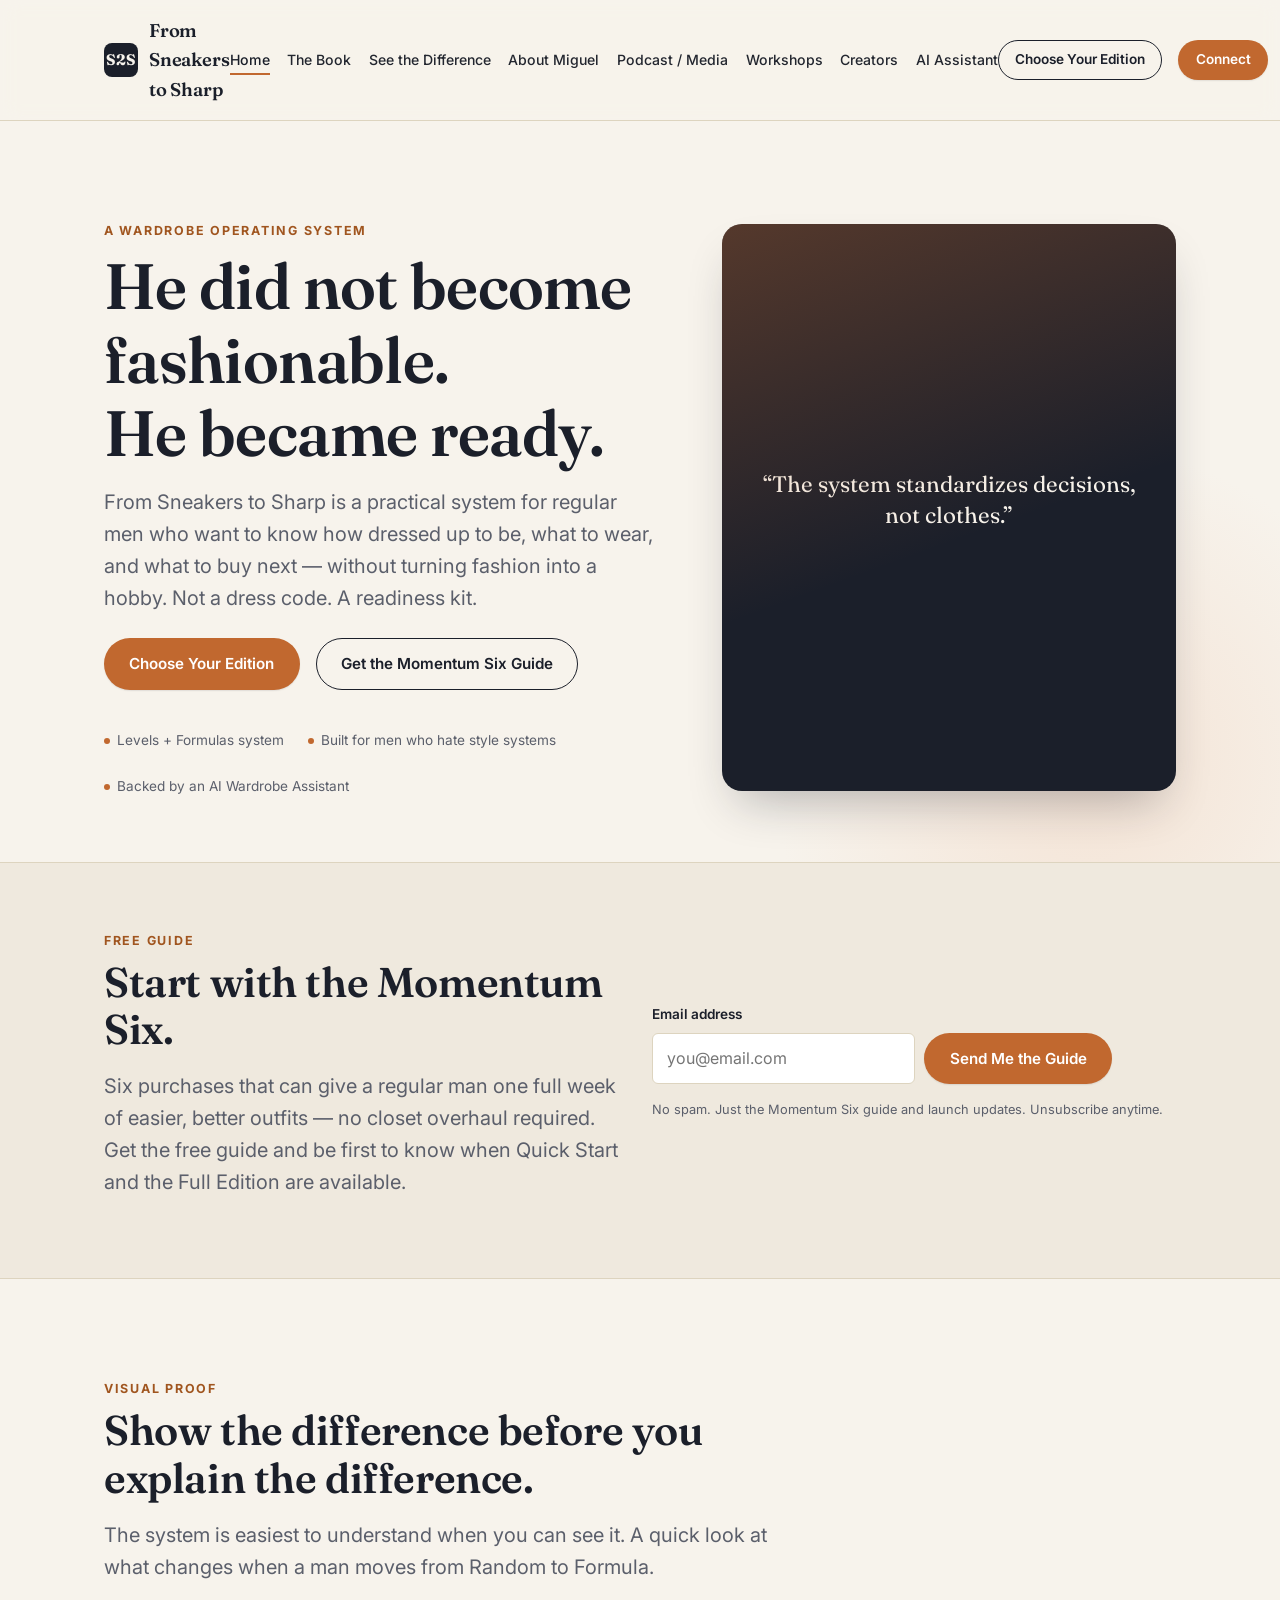
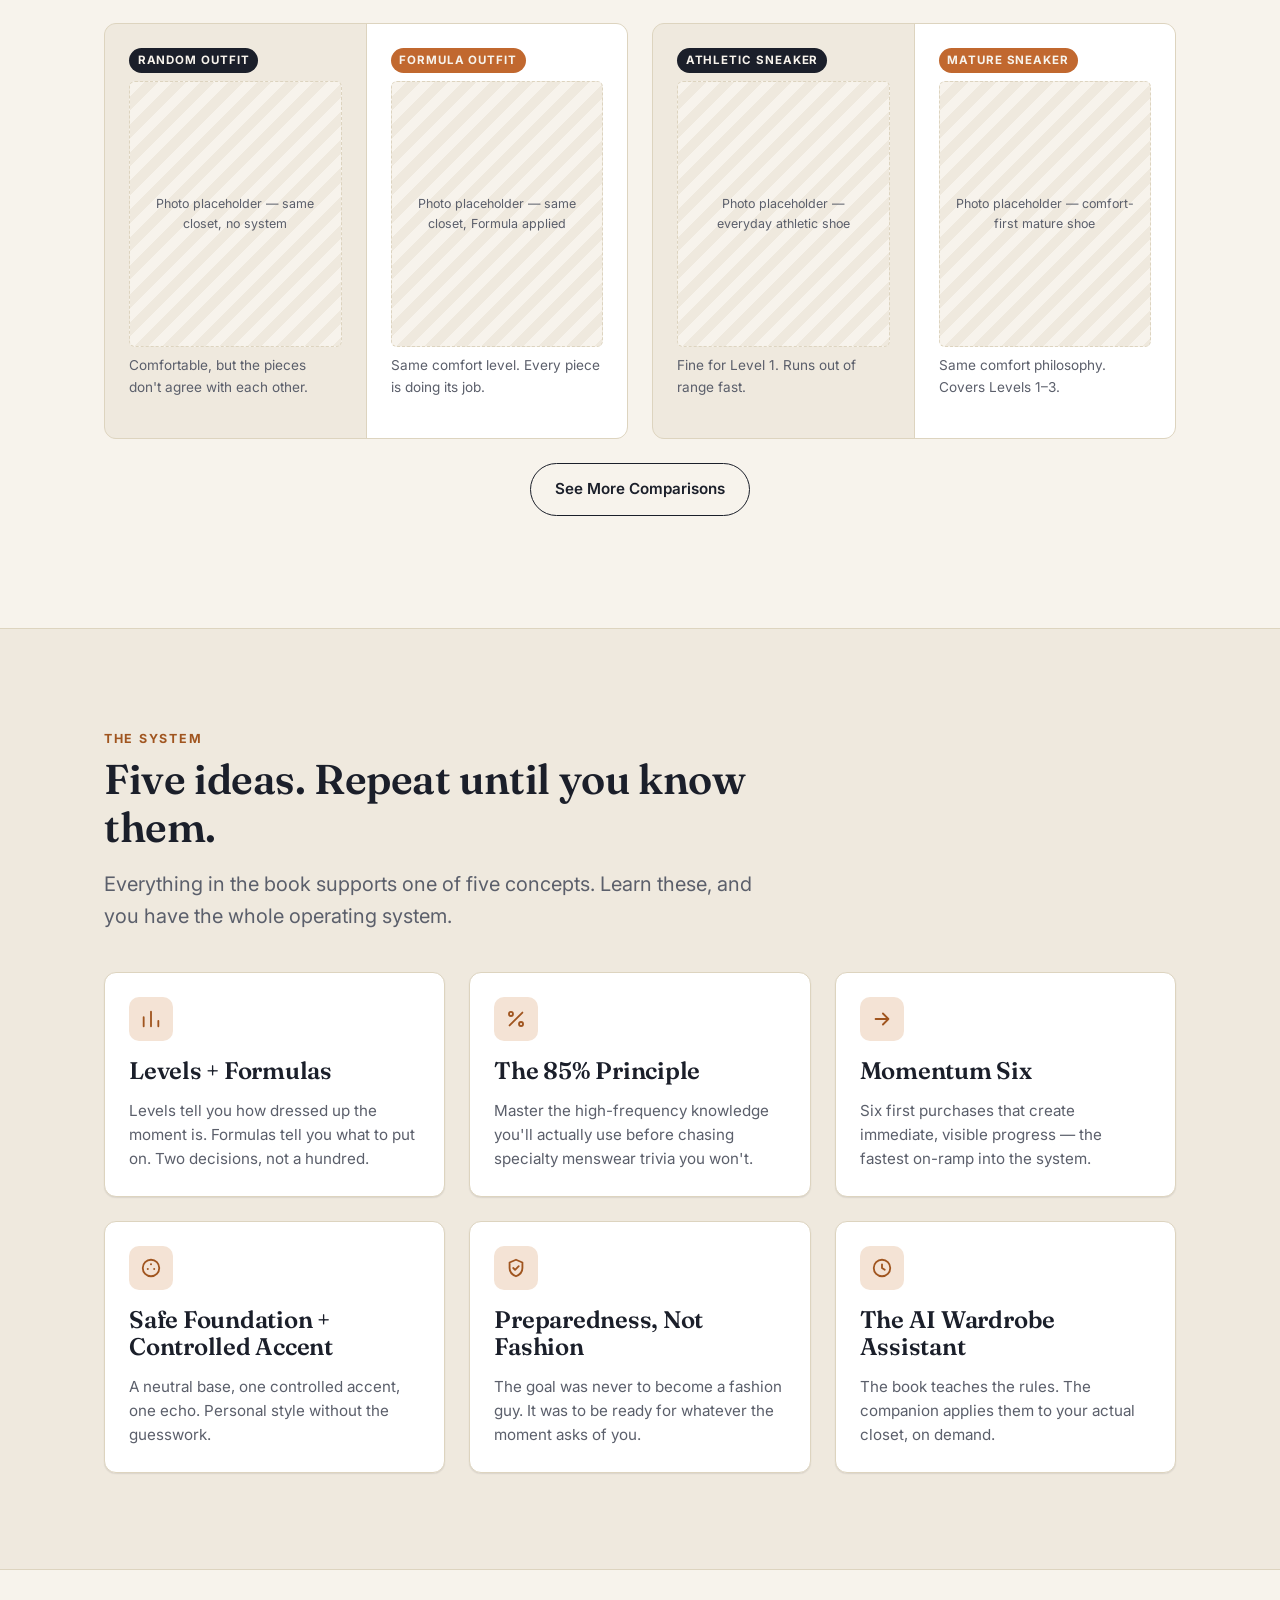
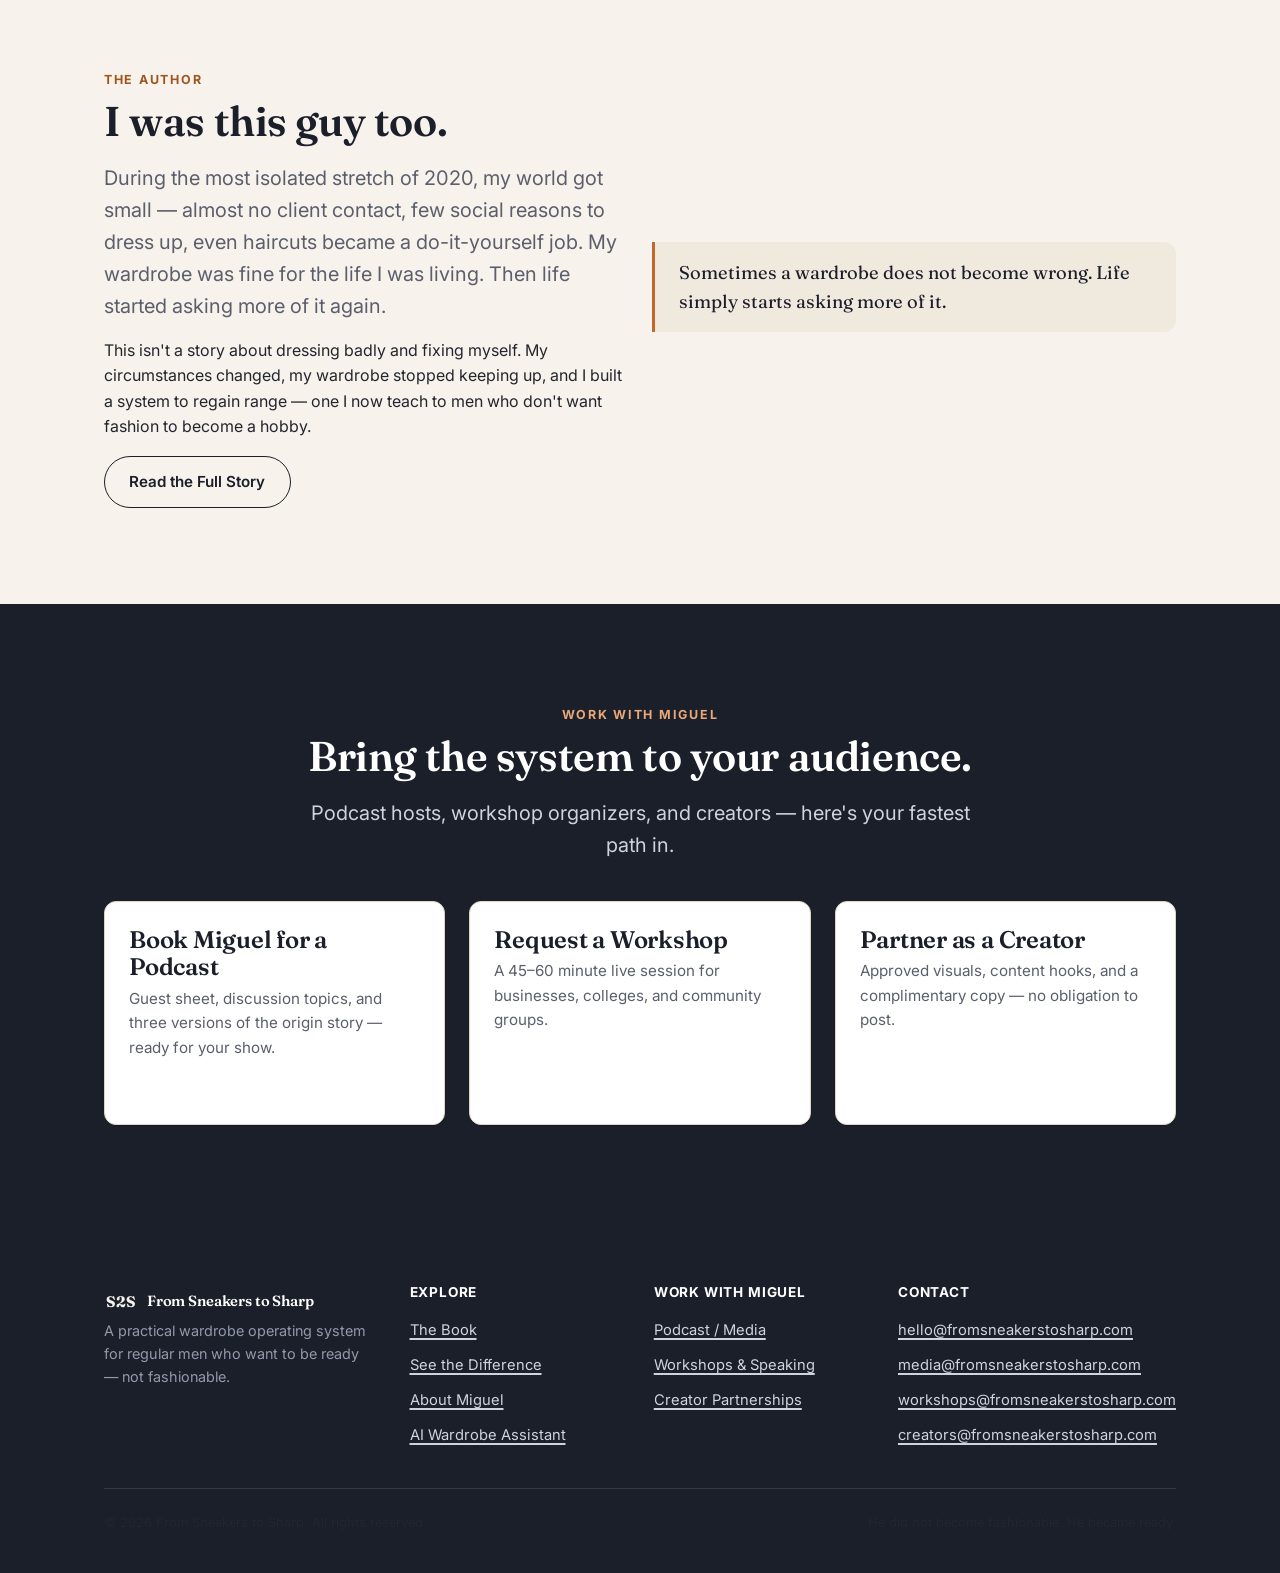
<file: index.html>
<!doctype html>
<html lang="en">
<head>
  <meta charset="UTF-8" />
  <meta name="viewport" content="width=device-width, initial-scale=1" />
  <title>From Sneakers to Sharp | A Wardrobe System for Regular Men</title>
  <meta name="description" content="From Sneakers to Sharp is a practical wardrobe operating system for regular men who want to know how dressed up to be, what to wear, and what to buy next — without becoming a fashion guy." />
  <link rel="icon" type="image/svg+xml" href="assets/favicon.svg" />
  <link rel="canonical" href="https://fromsneakerstosharp.com/" />

  <meta property="og:type" content="website" />
  <meta property="og:title" content="From Sneakers to Sharp | A Wardrobe System for Regular Men" />
  <meta property="og:description" content="He did not become fashionable. He became ready. A practical wardrobe operating system for men who don't want fashion to become a hobby." />
  <meta property="og:url" content="https://fromsneakerstosharp.com/" />
  <meta name="twitter:card" content="summary_large_image" />

  <link rel="preconnect" href="https://fonts.googleapis.com" />
  <link rel="preconnect" href="https://fonts.gstatic.com" crossorigin />
  <link href="https://fonts.googleapis.com/css2?family=Fraunces:opsz,wght@9..144,500;9..144,600;9..144,700&family=Inter:wght@400;500;600;700&display=swap" rel="stylesheet" />
  <link rel="stylesheet" href="css/styles.css" />
</head>
<body>
  <a class="skip-link" href="#main">Skip to content</a>

  <header class="site-header">
    <div class="container nav">
      <a href="index.html" class="brand">
        <span class="brand-mark" aria-hidden="true">S2S</span>
        From Sneakers to Sharp
      </a>
      <button class="nav-toggle" aria-label="Toggle menu" aria-expanded="false" aria-controls="primary-nav">
        <span class="nav-toggle-bars" aria-hidden="true"></span>
      </button>
      <ul class="nav-links" id="primary-nav">
        <li><a href="index.html" aria-current="page">Home</a></li>
        <li><a href="book.html">The Book</a></li>
        <li><a href="see-the-difference.html">See the Difference</a></li>
        <li><a href="about.html">About Miguel</a></li>
        <li><a href="media.html">Podcast / Media</a></li>
        <li><a href="workshops.html">Workshops</a></li>
        <li><a href="creators.html">Creators</a></li>
        <li><a href="ai-assistant.html">AI Assistant</a></li>
      </ul>
      <div class="nav-cta">
        <a href="book.html" class="btn btn--ghost btn--sm">Choose Your Edition</a>
        <a href="connect.html" class="btn btn--primary btn--sm">Connect</a>
      </div>
    </div>
  </header>

  <main id="main">
    <!-- HERO -->
    <section class="hero">
      <div class="container hero-grid">
        <div>
          <p class="eyebrow">A Wardrobe Operating System</p>
          <h1>He did not become fashionable.<br />He became ready.</h1>
          <p class="lede">
            From Sneakers to Sharp is a practical system for regular men who want to know
            how dressed up to be, what to wear, and what to buy next — without turning
            fashion into a hobby. Not a dress code. A readiness kit.
          </p>
          <div class="hero-actions">
            <a href="book.html" class="btn btn--primary">Choose Your Edition</a>
            <a href="#momentum-six" class="btn btn--ghost">Get the Momentum Six Guide</a>
          </div>
          <div class="hero-proof">
            <span class="hero-proof-item">Levels + Formulas system</span>
            <span class="hero-proof-item">Built for men who hate style systems</span>
            <span class="hero-proof-item">Backed by an AI Wardrobe Assistant</span>
          </div>
        </div>
        <div class="hero-visual">
          <p class="hero-visual-quote">&ldquo;The system standardizes decisions, not clothes.&rdquo;</p>
        </div>
      </div>
    </section>

    <!-- EMAIL CAPTURE / MOMENTUM SIX -->
    <section class="section section--tight section--alt" id="momentum-six">
      <div class="container grid grid--2" style="align-items:center;">
        <div>
          <p class="eyebrow">Free Guide</p>
          <h2>Start with the Momentum Six.</h2>
          <p class="lede">
            Six purchases that can give a regular man one full week of easier, better
            outfits — no closet overhaul required. Get the free guide and be first to
            know when Quick Start and the Full Edition are available.
          </p>
        </div>
        <div>
          <form class="form js-form" novalidate>
            <div class="form-fields stack">
              <div class="form-row">
                <label for="email-home">Email address</label>
                <div class="inline-form">
                  <input type="email" id="email-home" name="email" placeholder="you@email.com" required />
                  <button type="submit" class="btn btn--primary">Send Me the Guide</button>
                </div>
              </div>
              <p class="form-note">No spam. Just the Momentum Six guide and launch updates. Unsubscribe anytime.</p>
            </div>
          </form>
          <div class="form-success" tabindex="-1">
            You're in. Check your inbox for the Momentum Six guide shortly.
          </div>
        </div>
      </div>
    </section>

    <!-- SEE THE DIFFERENCE -->
    <section class="section">
      <div class="container">
        <div class="section-head">
          <p class="eyebrow">Visual Proof</p>
          <h2>Show the difference before you explain the difference.</h2>
          <p class="lede">The system is easiest to understand when you can see it. A quick look at what changes when a man moves from Random to Formula.</p>
        </div>
        <div class="grid grid--2">
          <div class="compare">
            <div class="compare-side compare-side--before">
              <span class="compare-tag">Random Outfit</span>
              <div class="placeholder-frame">Photo placeholder — same closet, no system</div>
              <p style="font-size:0.85rem;color:var(--text-soft);">Comfortable, but the pieces don't agree with each other.</p>
            </div>
            <div class="compare-side">
              <span class="compare-tag compare-tag--accent">Formula Outfit</span>
              <div class="placeholder-frame">Photo placeholder — same closet, Formula applied</div>
              <p style="font-size:0.85rem;color:var(--text-soft);">Same comfort level. Every piece is doing its job.</p>
            </div>
          </div>
          <div class="compare">
            <div class="compare-side compare-side--before">
              <span class="compare-tag">Athletic Sneaker</span>
              <div class="placeholder-frame">Photo placeholder — everyday athletic shoe</div>
              <p style="font-size:0.85rem;color:var(--text-soft);">Fine for Level 1. Runs out of range fast.</p>
            </div>
            <div class="compare-side">
              <span class="compare-tag compare-tag--accent">Mature Sneaker</span>
              <div class="placeholder-frame">Photo placeholder — comfort-first mature shoe</div>
              <p style="font-size:0.85rem;color:var(--text-soft);">Same comfort philosophy. Covers Levels 1&ndash;3.</p>
            </div>
          </div>
        </div>
        <p class="text-center mt-0" style="margin-top:var(--space-3);">
          <a href="see-the-difference.html" class="btn btn--ghost">See More Comparisons</a>
        </p>
      </div>
    </section>

    <!-- FIVE HERO CONCEPTS -->
    <section class="section section--alt">
      <div class="container">
        <div class="section-head">
          <p class="eyebrow">The System</p>
          <h2>Five ideas. Repeat until you know them.</h2>
          <p class="lede">Everything in the book supports one of five concepts. Learn these, and you have the whole operating system.</p>
        </div>
        <div class="grid grid--3">
          <div class="card concept-card">
            <div class="concept-icon" aria-hidden="true">
              <svg viewBox="0 0 24 24" fill="none" stroke="currentColor" stroke-width="2" stroke-linecap="round" stroke-linejoin="round"><path d="M4 20V10M12 20V4M20 20v-6"/></svg>
            </div>
            <h3>Levels + Formulas</h3>
            <p>Levels tell you how dressed up the moment is. Formulas tell you what to put on. Two decisions, not a hundred.</p>
          </div>
          <div class="card concept-card">
            <div class="concept-icon" aria-hidden="true">
              <svg viewBox="0 0 24 24" fill="none" stroke="currentColor" stroke-width="2" stroke-linecap="round" stroke-linejoin="round"><line x1="19" y1="5" x2="5" y2="19"/><circle cx="6.5" cy="6.5" r="2.2"/><circle cx="17.5" cy="17.5" r="2.2"/></svg>
            </div>
            <h3>The 85% Principle</h3>
            <p>Master the high-frequency knowledge you'll actually use before chasing specialty menswear trivia you won't.</p>
          </div>
          <div class="card concept-card">
            <div class="concept-icon" aria-hidden="true">
              <svg viewBox="0 0 24 24" fill="none" stroke="currentColor" stroke-width="2" stroke-linecap="round" stroke-linejoin="round"><path d="M5 12h14M13 6l6 6-6 6"/></svg>
            </div>
            <h3>Momentum Six</h3>
            <p>Six first purchases that create immediate, visible progress &mdash; the fastest on-ramp into the system.</p>
          </div>
          <div class="card concept-card">
            <div class="concept-icon" aria-hidden="true">
              <svg viewBox="0 0 24 24" fill="none" stroke="currentColor" stroke-width="2" stroke-linecap="round" stroke-linejoin="round"><circle cx="12" cy="12" r="9"/><circle cx="12" cy="8" r="1.1" fill="currentColor" stroke="none"/><circle cx="8.5" cy="13" r="1.1" fill="currentColor" stroke="none"/><circle cx="15.5" cy="13" r="1.1" fill="currentColor" stroke="none"/></svg>
            </div>
            <h3>Safe Foundation + Controlled Accent</h3>
            <p>A neutral base, one controlled accent, one echo. Personal style without the guesswork.</p>
          </div>
          <div class="card concept-card">
            <div class="concept-icon" aria-hidden="true">
              <svg viewBox="0 0 24 24" fill="none" stroke="currentColor" stroke-width="2" stroke-linecap="round" stroke-linejoin="round"><path d="M12 3l7 3v6c0 4.5-3 7.5-7 9-4-1.5-7-4.5-7-9V6l7-3z"/><path d="M9 12l2 2 4-4"/></svg>
            </div>
            <h3>Preparedness, Not Fashion</h3>
            <p>The goal was never to become a fashion guy. It was to be ready for whatever the moment asks of you.</p>
          </div>
          <div class="card concept-card">
            <div class="concept-icon" aria-hidden="true">
              <svg viewBox="0 0 24 24" fill="none" stroke="currentColor" stroke-width="2" stroke-linecap="round" stroke-linejoin="round"><path d="M12 8v4l3 2"/><circle cx="12" cy="12" r="9"/></svg>
            </div>
            <h3>The AI Wardrobe Assistant</h3>
            <p>The book teaches the rules. The companion applies them to your actual closet, on demand.</p>
          </div>
        </div>
      </div>
    </section>

    <!-- AUTHOR STORY TEASER -->
    <section class="section">
      <div class="container grid grid--2" style="align-items:center;">
        <div>
          <p class="eyebrow">The Author</p>
          <h2>I was this guy too.</h2>
          <p class="lede">
            During the most isolated stretch of 2020, my world got small &mdash; almost no
            client contact, few social reasons to dress up, even haircuts became a
            do-it-yourself job. My wardrobe was fine for the life I was living. Then
            life started asking more of it again.
          </p>
          <p>
            This isn't a story about dressing badly and fixing myself. My circumstances
            changed, my wardrobe stopped keeping up, and I built a system to regain
            range &mdash; one I now teach to men who don't want fashion to become a hobby.
          </p>
          <a href="about.html" class="btn btn--ghost">Read the Full Story</a>
        </div>
        <blockquote class="callout">
          Sometimes a wardrobe does not become wrong. Life simply starts asking more of it.
        </blockquote>
      </div>
    </section>

    <!-- PROFESSIONAL ACTIONS -->
    <section class="section section--ink">
      <div class="container">
        <div class="section-head text-center">
          <p class="eyebrow">Work With Miguel</p>
          <h2>Bring the system to your audience.</h2>
          <p class="lede" style="margin-inline:auto;">Podcast hosts, workshop organizers, and creators &mdash; here's your fastest path in.</p>
        </div>
        <div class="grid grid--3">
          <div class="card">
            <h3 style="color:var(--ink);">Book Miguel for a Podcast</h3>
            <p>Guest sheet, discussion topics, and three versions of the origin story &mdash; ready for your show.</p>
            <a href="media.html" class="btn btn--ghost btn--sm">View Media Kit</a>
          </div>
          <div class="card">
            <h3 style="color:var(--ink);">Request a Workshop</h3>
            <p>A 45&ndash;60 minute live session for businesses, colleges, and community groups.</p>
            <a href="workshops.html" class="btn btn--ghost btn--sm">See Workshop Formats</a>
          </div>
          <div class="card">
            <h3 style="color:var(--ink);">Partner as a Creator</h3>
            <p>Approved visuals, content hooks, and a complimentary copy &mdash; no obligation to post.</p>
            <a href="creators.html" class="btn btn--ghost btn--sm">Get the Creator Kit</a>
          </div>
        </div>
      </div>
    </section>
  </main>

  <footer class="site-footer">
    <div class="container">
      <div class="footer-grid">
        <div class="footer-brand">
          <a href="index.html" class="brand" style="color:#fff;">
            <span class="brand-mark" aria-hidden="true">S2S</span>
            From Sneakers to Sharp
          </a>
          <p>A practical wardrobe operating system for regular men who want to be ready &mdash; not fashionable.</p>
        </div>
        <div>
          <h4>Explore</h4>
          <ul class="footer-links">
            <li><a href="book.html">The Book</a></li>
            <li><a href="see-the-difference.html">See the Difference</a></li>
            <li><a href="about.html">About Miguel</a></li>
            <li><a href="ai-assistant.html">AI Wardrobe Assistant</a></li>
          </ul>
        </div>
        <div>
          <h4>Work With Miguel</h4>
          <ul class="footer-links">
            <li><a href="media.html">Podcast / Media</a></li>
            <li><a href="workshops.html">Workshops &amp; Speaking</a></li>
            <li><a href="creators.html">Creator Partnerships</a></li>
          </ul>
        </div>
        <div>
          <h4>Contact</h4>
          <ul class="footer-links">
            <li><a href="mailto:hello@fromsneakerstosharp.com">hello@fromsneakerstosharp.com</a></li>
            <li><a href="mailto:media@fromsneakerstosharp.com">media@fromsneakerstosharp.com</a></li>
            <li><a href="mailto:workshops@fromsneakerstosharp.com">workshops@fromsneakerstosharp.com</a></li>
            <li><a href="mailto:creators@fromsneakerstosharp.com">creators@fromsneakerstosharp.com</a></li>
          </ul>
        </div>
      </div>
      <div class="footer-bottom">
        <p>&copy; <span data-year></span> From Sneakers to Sharp. All rights reserved.</p>
        <p>He did not become fashionable. He became ready.</p>
      </div>
    </div>
  </footer>

  <script src="js/main.js"></script>
</body>
</html>
</file>
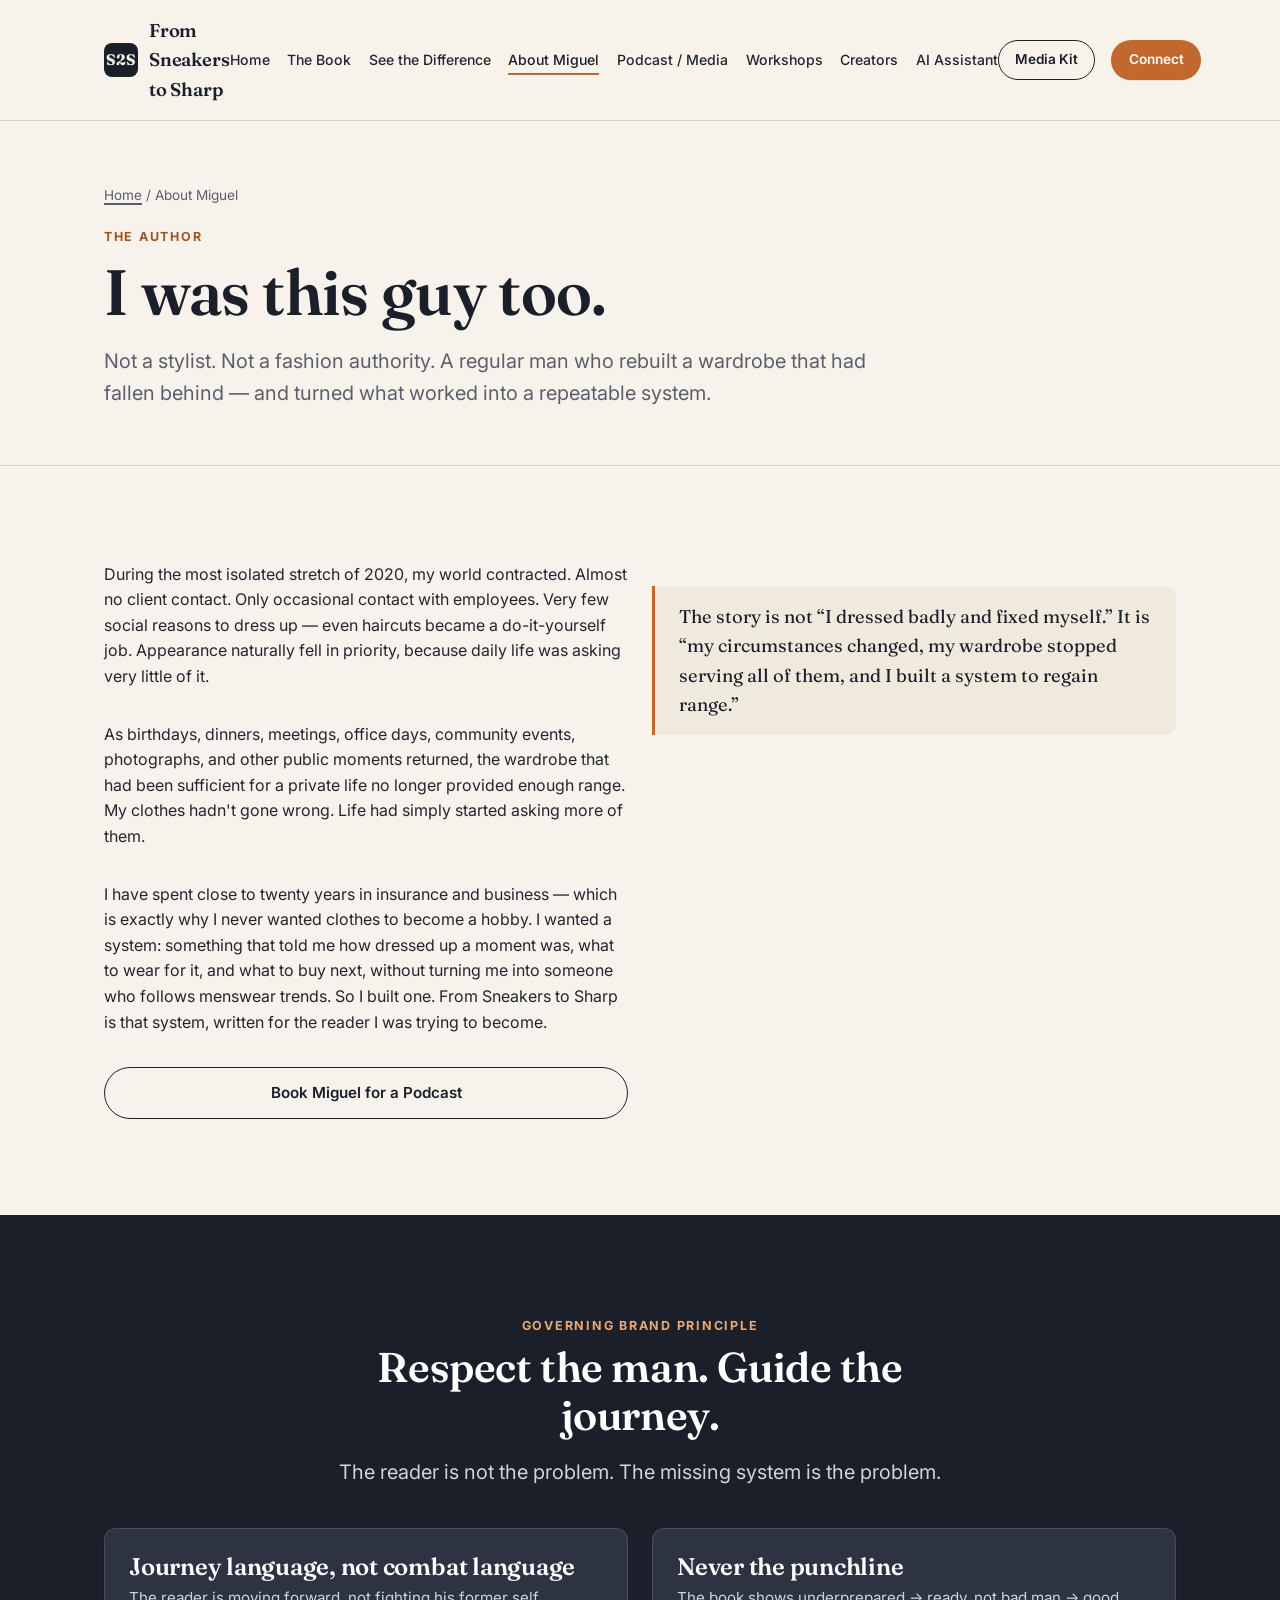
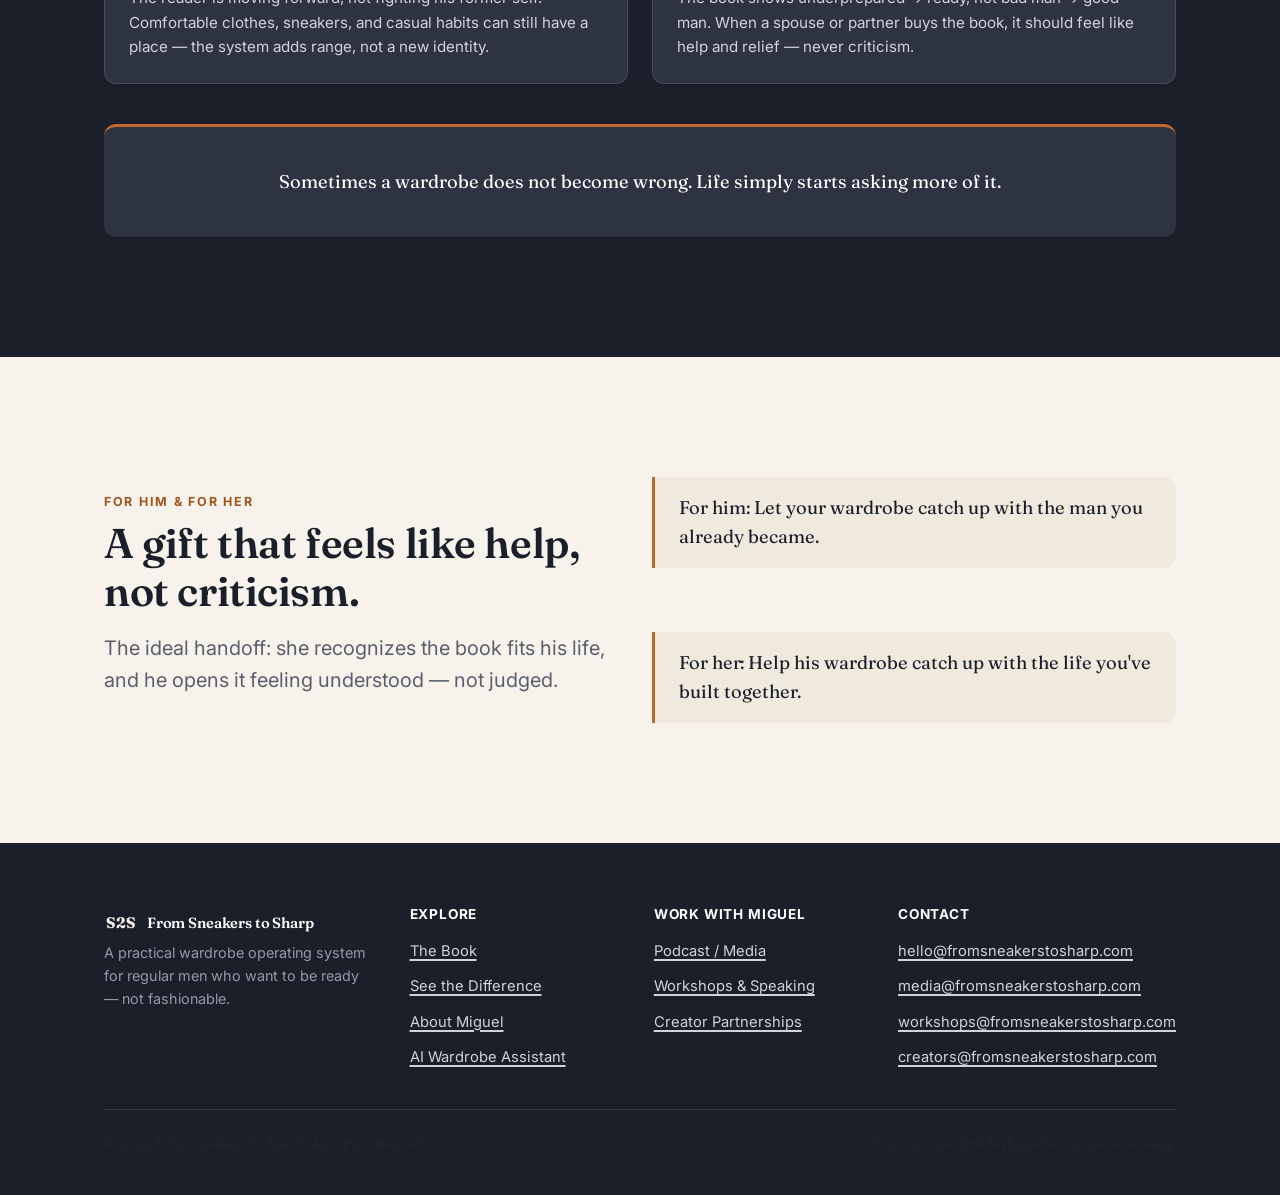
<file: about.html>
<!doctype html>
<html lang="en">
<head>
  <meta charset="UTF-8" />
  <meta name="viewport" content="width=device-width, initial-scale=1" />
  <title>About Miguel | From Sneakers to Sharp</title>
  <meta name="description" content="I was this guy too. The story behind From Sneakers to Sharp — a wardrobe system built by a regular man for regular men." />
  <link rel="icon" type="image/svg+xml" href="assets/favicon.svg" />
  <link rel="canonical" href="https://fromsneakerstosharp.com/about.html" />

  <meta property="og:type" content="profile" />
  <meta property="og:title" content="About Miguel | From Sneakers to Sharp" />
  <meta property="og:description" content="I was this guy too. The story behind the book." />
  <meta property="og:url" content="https://fromsneakerstosharp.com/about.html" />
  <meta name="twitter:card" content="summary_large_image" />

  <link rel="preconnect" href="https://fonts.googleapis.com" />
  <link rel="preconnect" href="https://fonts.gstatic.com" crossorigin />
  <link href="https://fonts.googleapis.com/css2?family=Fraunces:opsz,wght@9..144,500;9..144,600;9..144,700&family=Inter:wght@400;500;600;700&display=swap" rel="stylesheet" />
  <link rel="stylesheet" href="css/styles.css" />
</head>
<body>
  <a class="skip-link" href="#main">Skip to content</a>

  <header class="site-header">
    <div class="container nav">
      <a href="index.html" class="brand">
        <span class="brand-mark" aria-hidden="true">S2S</span>
        From Sneakers to Sharp
      </a>
      <button class="nav-toggle" aria-label="Toggle menu" aria-expanded="false" aria-controls="primary-nav">
        <span class="nav-toggle-bars" aria-hidden="true"></span>
      </button>
      <ul class="nav-links" id="primary-nav">
        <li><a href="index.html">Home</a></li>
        <li><a href="book.html">The Book</a></li>
        <li><a href="see-the-difference.html">See the Difference</a></li>
        <li><a href="about.html" aria-current="page">About Miguel</a></li>
        <li><a href="media.html">Podcast / Media</a></li>
        <li><a href="workshops.html">Workshops</a></li>
        <li><a href="creators.html">Creators</a></li>
        <li><a href="ai-assistant.html">AI Assistant</a></li>
      </ul>
      <div class="nav-cta">
        <a href="media.html" class="btn btn--ghost btn--sm">Media Kit</a>
        <a href="connect.html" class="btn btn--primary btn--sm">Connect</a>
      </div>
    </div>
  </header>

  <main id="main">
    <section class="page-hero">
      <div class="container">
        <p class="breadcrumb"><a href="index.html">Home</a> / About Miguel</p>
        <p class="eyebrow">The Author</p>
        <h1>I was this guy too.</h1>
        <p class="lede">Not a stylist. Not a fashion authority. A regular man who rebuilt a wardrobe that had fallen behind &mdash; and turned what worked into a repeatable system.</p>
      </div>
    </section>

    <section class="section">
      <div class="container grid grid--2" style="align-items:start;">
        <div class="stack">
          <p>
            During the most isolated stretch of 2020, my world contracted. Almost no
            client contact. Only occasional contact with employees. Very few social
            reasons to dress up &mdash; even haircuts became a do-it-yourself job.
            Appearance naturally fell in priority, because daily life was asking very
            little of it.
          </p>
          <p>
            As birthdays, dinners, meetings, office days, community events,
            photographs, and other public moments returned, the wardrobe that had been
            sufficient for a private life no longer provided enough range. My clothes
            hadn't gone wrong. Life had simply started asking more of them.
          </p>
          <p>
            I have spent close to twenty years in insurance and business &mdash; which is
            exactly why I never wanted clothes to become a hobby. I wanted a system:
            something that told me how dressed up a moment was, what to wear for it,
            and what to buy next, without turning me into someone who follows menswear
            trends. So I built one. From Sneakers to Sharp is that system, written for
            the reader I was trying to become.
          </p>
          <a href="media.html" class="btn btn--ghost">Book Miguel for a Podcast</a>
        </div>
        <blockquote class="callout">
          The story is not &ldquo;I dressed badly and fixed myself.&rdquo; It is &ldquo;my
          circumstances changed, my wardrobe stopped serving all of them, and I built
          a system to regain range.&rdquo;
        </blockquote>
      </div>
    </section>

    <!-- GOVERNING PRINCIPLE -->
    <section class="section section--ink">
      <div class="container">
        <div class="section-head text-center">
          <p class="eyebrow">Governing Brand Principle</p>
          <h2>Respect the man. Guide the journey.</h2>
          <p class="lede" style="margin-inline:auto;">The reader is not the problem. The missing system is the problem.</p>
        </div>
        <div class="grid grid--2">
          <div class="card" style="background:var(--ink-soft);border-color:rgba(255,255,255,0.12);">
            <h3 style="color:#fff;">Journey language, not combat language</h3>
            <p style="color:#cfd3dd;">The reader is moving forward, not fighting his former self. Comfortable clothes, sneakers, and casual habits can still have a place &mdash; the system adds range, not a new identity.</p>
          </div>
          <div class="card" style="background:var(--ink-soft);border-color:rgba(255,255,255,0.12);">
            <h3 style="color:#fff;">Never the punchline</h3>
            <p style="color:#cfd3dd;">The book shows underprepared &rarr; ready, not bad man &rarr; good man. When a spouse or partner buys the book, it should feel like help and relief &mdash; never criticism.</p>
          </div>
        </div>
        <blockquote class="callout callout--center" style="background:var(--ink-soft);color:var(--white);border-color:var(--accent);margin-top:var(--space-4);">
          Sometimes a wardrobe does not become wrong. Life simply starts asking more of it.
        </blockquote>
      </div>
    </section>

    <section class="section">
      <div class="container grid grid--2" style="align-items:center;">
        <div>
          <p class="eyebrow">For Him &amp; For Her</p>
          <h2>A gift that feels like help, not criticism.</h2>
          <p class="lede">The ideal handoff: she recognizes the book fits his life, and he opens it feeling understood &mdash; not judged.</p>
        </div>
        <div class="stack">
          <blockquote class="callout">For him: Let your wardrobe catch up with the man you already became.</blockquote>
          <blockquote class="callout">For her: Help his wardrobe catch up with the life you've built together.</blockquote>
        </div>
      </div>
    </section>
  </main>

  <footer class="site-footer">
    <div class="container">
      <div class="footer-grid">
        <div class="footer-brand">
          <a href="index.html" class="brand" style="color:#fff;">
            <span class="brand-mark" aria-hidden="true">S2S</span>
            From Sneakers to Sharp
          </a>
          <p>A practical wardrobe operating system for regular men who want to be ready &mdash; not fashionable.</p>
        </div>
        <div>
          <h4>Explore</h4>
          <ul class="footer-links">
            <li><a href="book.html">The Book</a></li>
            <li><a href="see-the-difference.html">See the Difference</a></li>
            <li><a href="about.html">About Miguel</a></li>
            <li><a href="ai-assistant.html">AI Wardrobe Assistant</a></li>
          </ul>
        </div>
        <div>
          <h4>Work With Miguel</h4>
          <ul class="footer-links">
            <li><a href="media.html">Podcast / Media</a></li>
            <li><a href="workshops.html">Workshops &amp; Speaking</a></li>
            <li><a href="creators.html">Creator Partnerships</a></li>
          </ul>
        </div>
        <div>
          <h4>Contact</h4>
          <ul class="footer-links">
            <li><a href="mailto:hello@fromsneakerstosharp.com">hello@fromsneakerstosharp.com</a></li>
            <li><a href="mailto:media@fromsneakerstosharp.com">media@fromsneakerstosharp.com</a></li>
            <li><a href="mailto:workshops@fromsneakerstosharp.com">workshops@fromsneakerstosharp.com</a></li>
            <li><a href="mailto:creators@fromsneakerstosharp.com">creators@fromsneakerstosharp.com</a></li>
          </ul>
        </div>
      </div>
      <div class="footer-bottom">
        <p>&copy; <span data-year></span> From Sneakers to Sharp. All rights reserved.</p>
        <p>He did not become fashionable. He became ready.</p>
      </div>
    </div>
  </footer>

  <script src="js/main.js"></script>
</body>
</html>
</file>
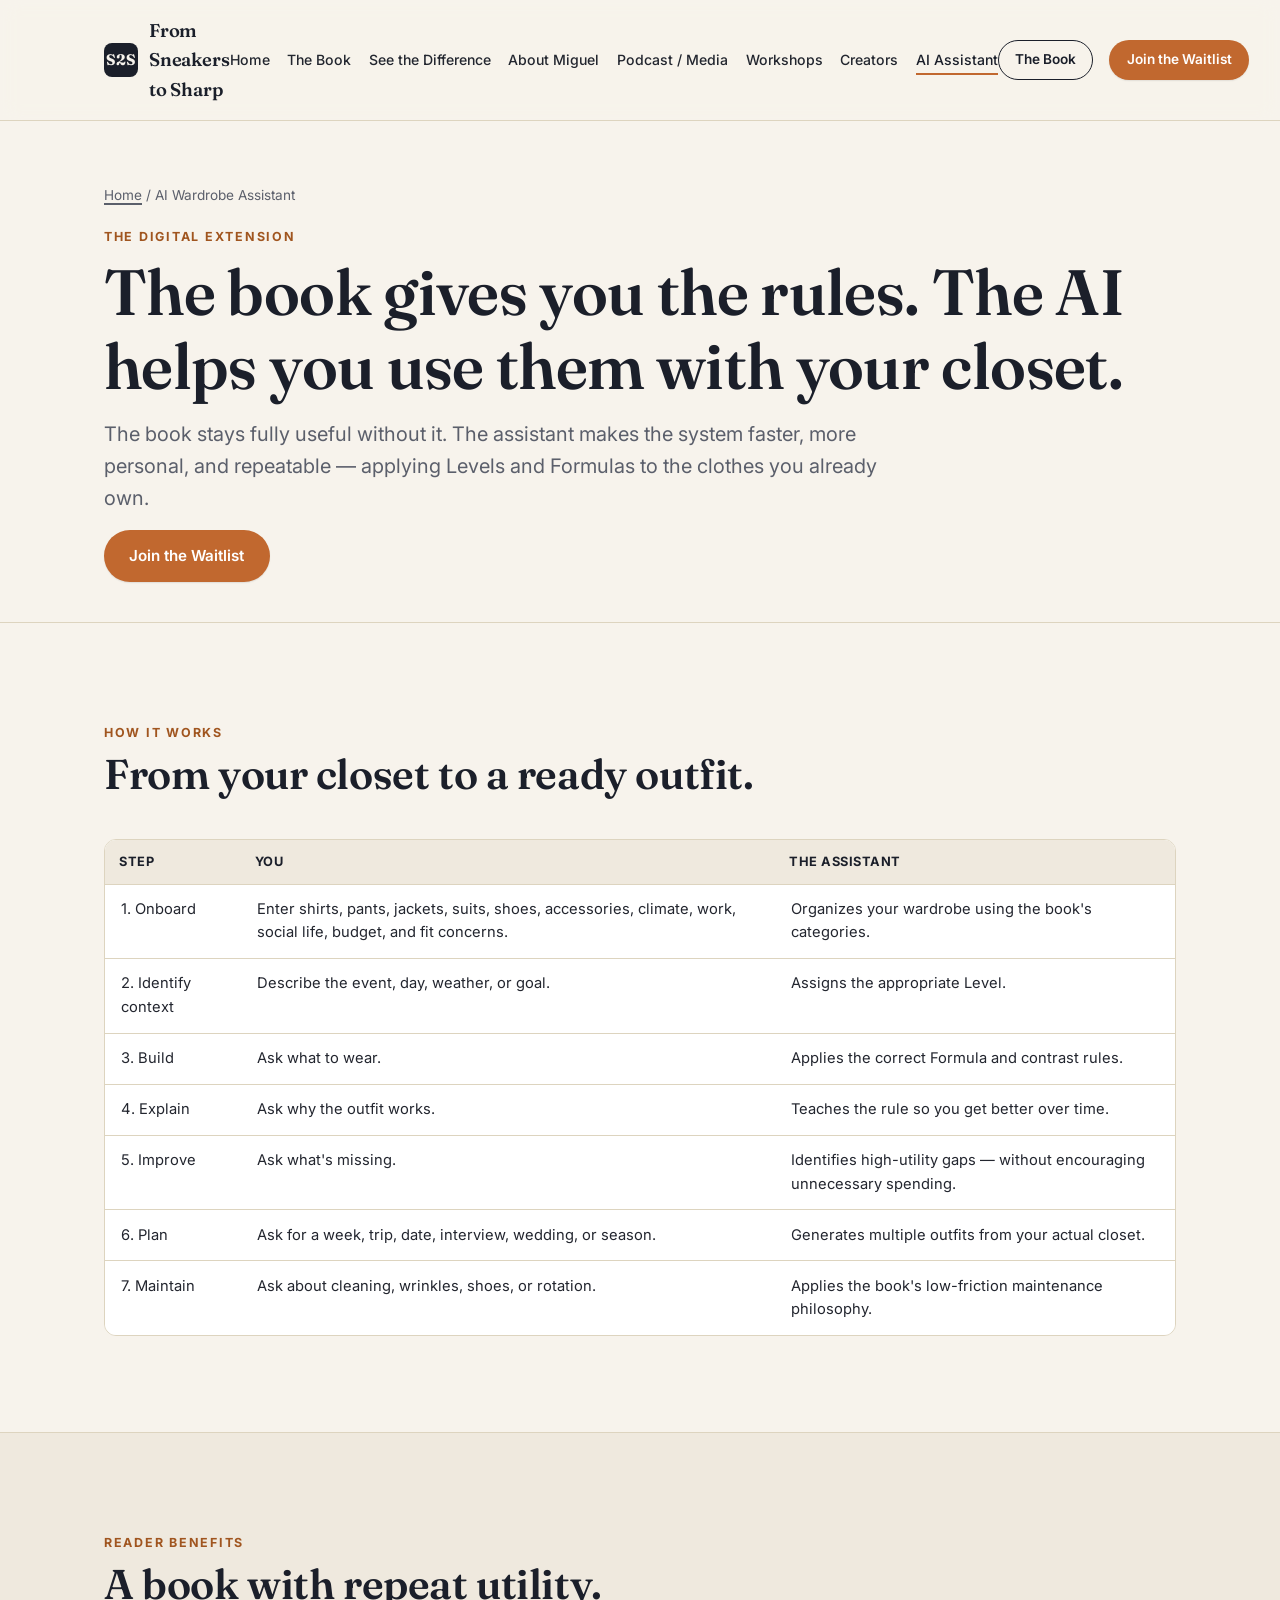
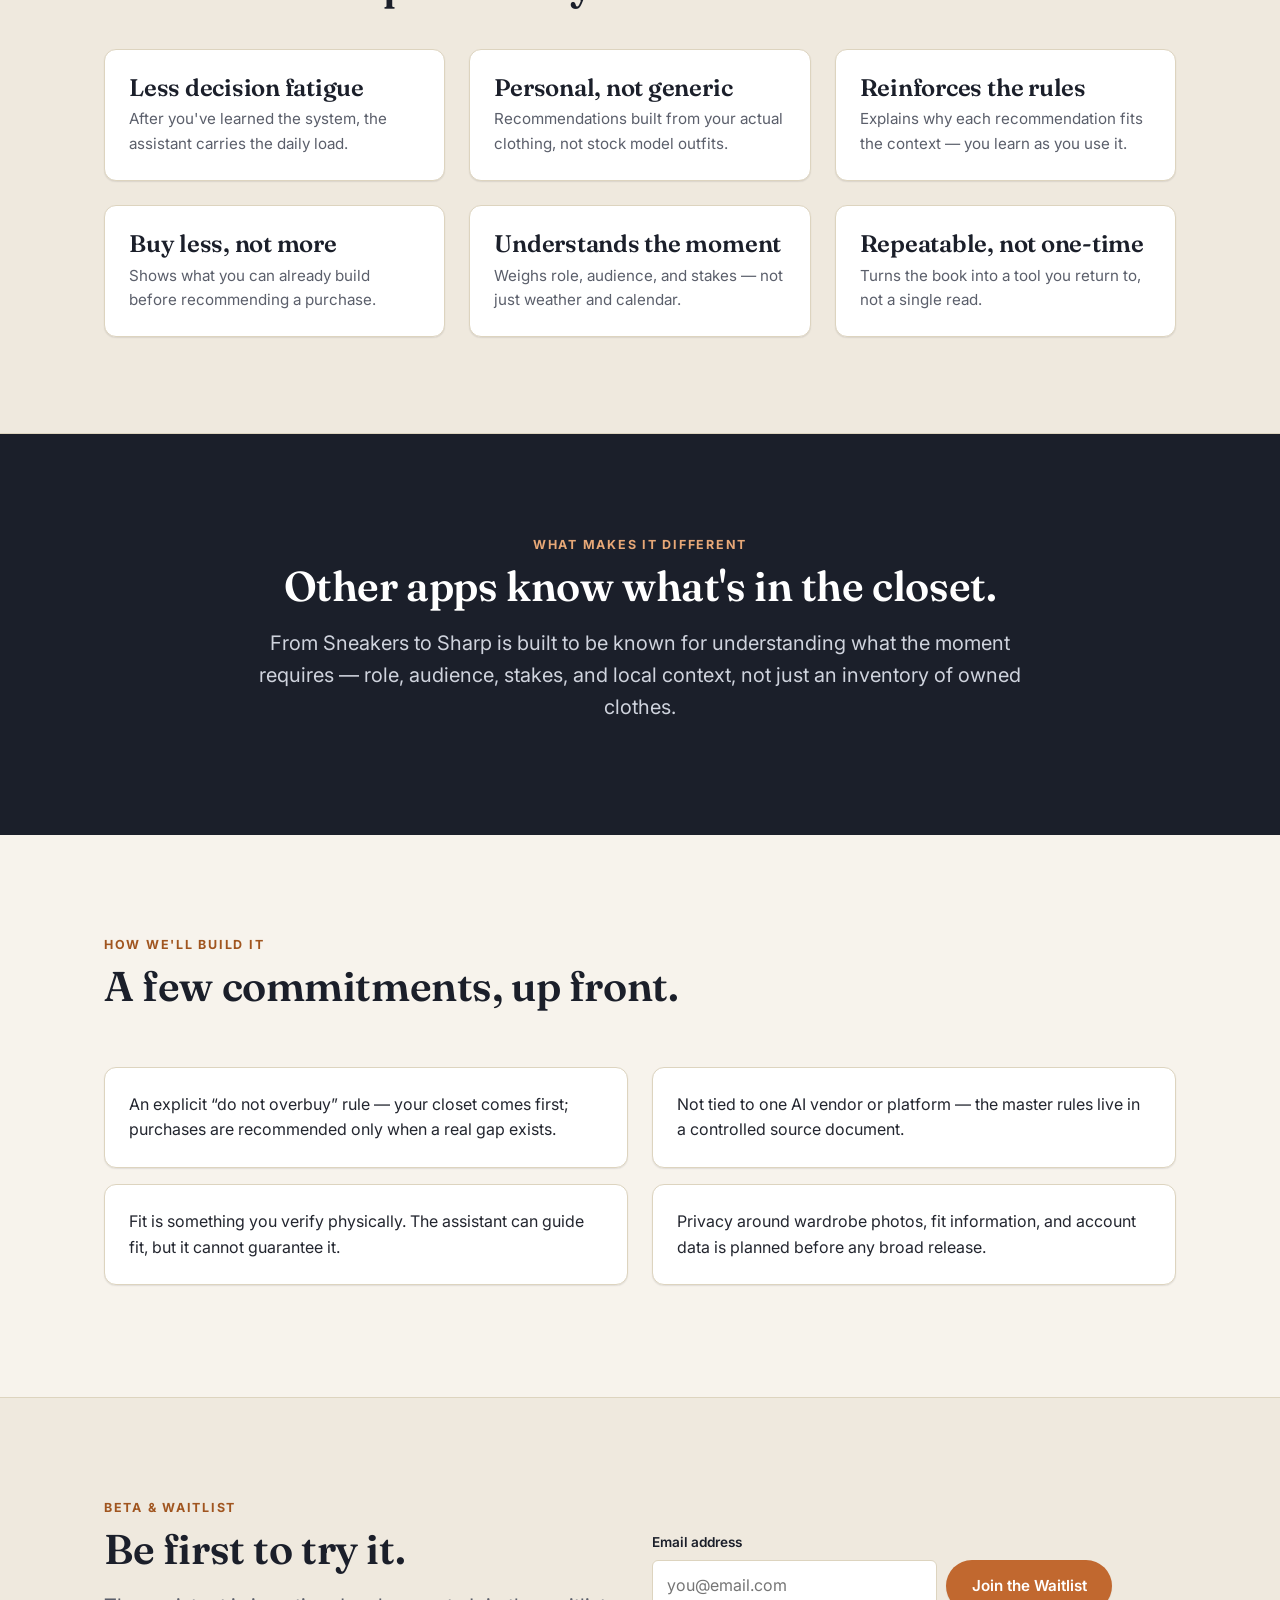
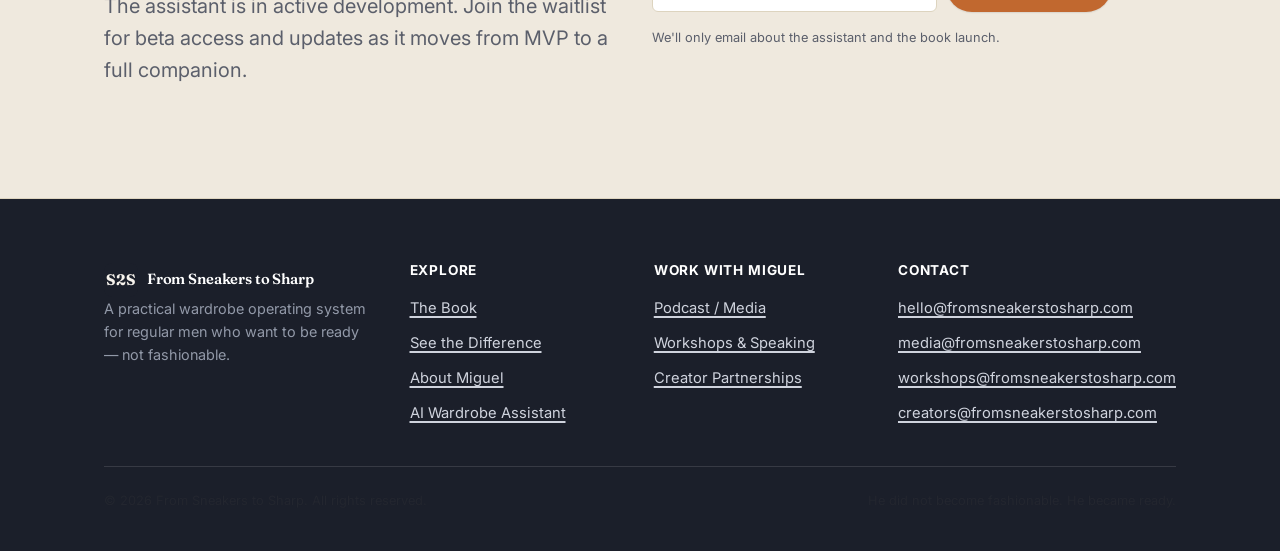
<file: ai-assistant.html>
<!doctype html>
<html lang="en">
<head>
  <meta charset="UTF-8" />
  <meta name="viewport" content="width=device-width, initial-scale=1" />
  <title>AI Wardrobe Assistant | From Sneakers to Sharp</title>
  <meta name="description" content="The book gives you the rules. The AI Wardrobe Assistant helps you use them with your own closet. Join the waitlist for From Sneakers to Sharp's companion app." />
  <link rel="icon" type="image/svg+xml" href="assets/favicon.svg" />
  <link rel="canonical" href="https://fromsneakerstosharp.com/ai-assistant.html" />

  <meta property="og:type" content="website" />
  <meta property="og:title" content="AI Wardrobe Assistant | From Sneakers to Sharp" />
  <meta property="og:description" content="The book gives you the rules. The AI helps you use them with your own closet." />
  <meta property="og:url" content="https://fromsneakerstosharp.com/ai-assistant.html" />
  <meta name="twitter:card" content="summary_large_image" />

  <link rel="preconnect" href="https://fonts.googleapis.com" />
  <link rel="preconnect" href="https://fonts.gstatic.com" crossorigin />
  <link href="https://fonts.googleapis.com/css2?family=Fraunces:opsz,wght@9..144,500;9..144,600;9..144,700&family=Inter:wght@400;500;600;700&display=swap" rel="stylesheet" />
  <link rel="stylesheet" href="css/styles.css" />
</head>
<body>
  <a class="skip-link" href="#main">Skip to content</a>

  <header class="site-header">
    <div class="container nav">
      <a href="index.html" class="brand">
        <span class="brand-mark" aria-hidden="true">S2S</span>
        From Sneakers to Sharp
      </a>
      <button class="nav-toggle" aria-label="Toggle menu" aria-expanded="false" aria-controls="primary-nav">
        <span class="nav-toggle-bars" aria-hidden="true"></span>
      </button>
      <ul class="nav-links" id="primary-nav">
        <li><a href="index.html">Home</a></li>
        <li><a href="book.html">The Book</a></li>
        <li><a href="see-the-difference.html">See the Difference</a></li>
        <li><a href="about.html">About Miguel</a></li>
        <li><a href="media.html">Podcast / Media</a></li>
        <li><a href="workshops.html">Workshops</a></li>
        <li><a href="creators.html">Creators</a></li>
        <li><a href="ai-assistant.html" aria-current="page">AI Assistant</a></li>
      </ul>
      <div class="nav-cta">
        <a href="book.html" class="btn btn--ghost btn--sm">The Book</a>
        <a href="#waitlist" class="btn btn--primary btn--sm">Join the Waitlist</a>
      </div>
    </div>
  </header>

  <main id="main">
    <section class="page-hero">
      <div class="container">
        <p class="breadcrumb"><a href="index.html">Home</a> / AI Wardrobe Assistant</p>
        <p class="eyebrow">The Digital Extension</p>
        <h1>The book gives you the rules. The AI helps you use them with your closet.</h1>
        <p class="lede">The book stays fully useful without it. The assistant makes the system faster, more personal, and repeatable &mdash; applying Levels and Formulas to the clothes you already own.</p>
        <a href="#waitlist" class="btn btn--primary">Join the Waitlist</a>
      </div>
    </section>

    <!-- HOW IT WORKS -->
    <section class="section">
      <div class="container">
        <div class="section-head">
          <p class="eyebrow">How It Works</p>
          <h2>From your closet to a ready outfit.</h2>
        </div>
        <div class="table-wrap">
          <table>
            <thead>
              <tr><th>Step</th><th>You</th><th>The Assistant</th></tr>
            </thead>
            <tbody>
              <tr><td>1. Onboard</td><td>Enter shirts, pants, jackets, suits, shoes, accessories, climate, work, social life, budget, and fit concerns.</td><td>Organizes your wardrobe using the book's categories.</td></tr>
              <tr><td>2. Identify context</td><td>Describe the event, day, weather, or goal.</td><td>Assigns the appropriate Level.</td></tr>
              <tr><td>3. Build</td><td>Ask what to wear.</td><td>Applies the correct Formula and contrast rules.</td></tr>
              <tr><td>4. Explain</td><td>Ask why the outfit works.</td><td>Teaches the rule so you get better over time.</td></tr>
              <tr><td>5. Improve</td><td>Ask what's missing.</td><td>Identifies high-utility gaps &mdash; without encouraging unnecessary spending.</td></tr>
              <tr><td>6. Plan</td><td>Ask for a week, trip, date, interview, wedding, or season.</td><td>Generates multiple outfits from your actual closet.</td></tr>
              <tr><td>7. Maintain</td><td>Ask about cleaning, wrinkles, shoes, or rotation.</td><td>Applies the book's low-friction maintenance philosophy.</td></tr>
            </tbody>
          </table>
        </div>
      </div>
    </section>

    <!-- BENEFITS -->
    <section class="section section--alt">
      <div class="container">
        <div class="section-head">
          <p class="eyebrow">Reader Benefits</p>
          <h2>A book with repeat utility.</h2>
        </div>
        <div class="grid grid--3">
          <div class="card"><h3>Less decision fatigue</h3><p>After you've learned the system, the assistant carries the daily load.</p></div>
          <div class="card"><h3>Personal, not generic</h3><p>Recommendations built from your actual clothing, not stock model outfits.</p></div>
          <div class="card"><h3>Reinforces the rules</h3><p>Explains why each recommendation fits the context &mdash; you learn as you use it.</p></div>
          <div class="card"><h3>Buy less, not more</h3><p>Shows what you can already build before recommending a purchase.</p></div>
          <div class="card"><h3>Understands the moment</h3><p>Weighs role, audience, and stakes &mdash; not just weather and calendar.</p></div>
          <div class="card"><h3>Repeatable, not one-time</h3><p>Turns the book into a tool you return to, not a single read.</p></div>
        </div>
      </div>
    </section>

    <!-- POSITIONING -->
    <section class="section section--ink">
      <div class="container text-center">
        <p class="eyebrow">What Makes It Different</p>
        <h2>Other apps know what's in the closet.</h2>
        <p class="lede" style="margin-inline:auto;">From Sneakers to Sharp is built to be known for understanding what the moment requires &mdash; role, audience, stakes, and local context, not just an inventory of owned clothes.</p>
      </div>
    </section>

    <!-- GUARDRAILS -->
    <section class="section">
      <div class="container">
        <div class="section-head">
          <p class="eyebrow">How We'll Build It</p>
          <h2>A few commitments, up front.</h2>
        </div>
        <div class="grid grid--2">
          <ul class="stack" style="list-style:none;padding:0;">
            <li class="card">An explicit &ldquo;do not overbuy&rdquo; rule &mdash; your closet comes first; purchases are recommended only when a real gap exists.</li>
            <li class="card">Fit is something you verify physically. The assistant can guide fit, but it cannot guarantee it.</li>
          </ul>
          <ul class="stack" style="list-style:none;padding:0;">
            <li class="card">Not tied to one AI vendor or platform &mdash; the master rules live in a controlled source document.</li>
            <li class="card">Privacy around wardrobe photos, fit information, and account data is planned before any broad release.</li>
          </ul>
        </div>
      </div>
    </section>

    <!-- WAITLIST -->
    <section class="section section--alt" id="waitlist">
      <div class="container grid grid--2" style="align-items:center;">
        <div>
          <p class="eyebrow">Beta &amp; Waitlist</p>
          <h2>Be first to try it.</h2>
          <p class="lede">The assistant is in active development. Join the waitlist for beta access and updates as it moves from MVP to a full companion.</p>
        </div>
        <div>
          <form class="form js-form" novalidate>
            <div class="form-fields stack">
              <div class="form-row">
                <label for="ai-email">Email address</label>
                <div class="inline-form">
                  <input type="email" id="ai-email" name="email" placeholder="you@email.com" required />
                  <button type="submit" class="btn btn--primary">Join the Waitlist</button>
                </div>
              </div>
              <p class="form-note">We'll only email about the assistant and the book launch.</p>
            </div>
          </form>
          <div class="form-success" tabindex="-1">
            You're on the list &mdash; we'll reach out as beta access opens.
          </div>
        </div>
      </div>
    </section>
  </main>

  <footer class="site-footer">
    <div class="container">
      <div class="footer-grid">
        <div class="footer-brand">
          <a href="index.html" class="brand" style="color:#fff;">
            <span class="brand-mark" aria-hidden="true">S2S</span>
            From Sneakers to Sharp
          </a>
          <p>A practical wardrobe operating system for regular men who want to be ready &mdash; not fashionable.</p>
        </div>
        <div>
          <h4>Explore</h4>
          <ul class="footer-links">
            <li><a href="book.html">The Book</a></li>
            <li><a href="see-the-difference.html">See the Difference</a></li>
            <li><a href="about.html">About Miguel</a></li>
            <li><a href="ai-assistant.html">AI Wardrobe Assistant</a></li>
          </ul>
        </div>
        <div>
          <h4>Work With Miguel</h4>
          <ul class="footer-links">
            <li><a href="media.html">Podcast / Media</a></li>
            <li><a href="workshops.html">Workshops &amp; Speaking</a></li>
            <li><a href="creators.html">Creator Partnerships</a></li>
          </ul>
        </div>
        <div>
          <h4>Contact</h4>
          <ul class="footer-links">
            <li><a href="mailto:hello@fromsneakerstosharp.com">hello@fromsneakerstosharp.com</a></li>
            <li><a href="mailto:media@fromsneakerstosharp.com">media@fromsneakerstosharp.com</a></li>
            <li><a href="mailto:workshops@fromsneakerstosharp.com">workshops@fromsneakerstosharp.com</a></li>
            <li><a href="mailto:creators@fromsneakerstosharp.com">creators@fromsneakerstosharp.com</a></li>
          </ul>
        </div>
      </div>
      <div class="footer-bottom">
        <p>&copy; <span data-year></span> From Sneakers to Sharp. All rights reserved.</p>
        <p>He did not become fashionable. He became ready.</p>
      </div>
    </div>
  </footer>

  <script src="js/main.js"></script>
</body>
</html>
</file>
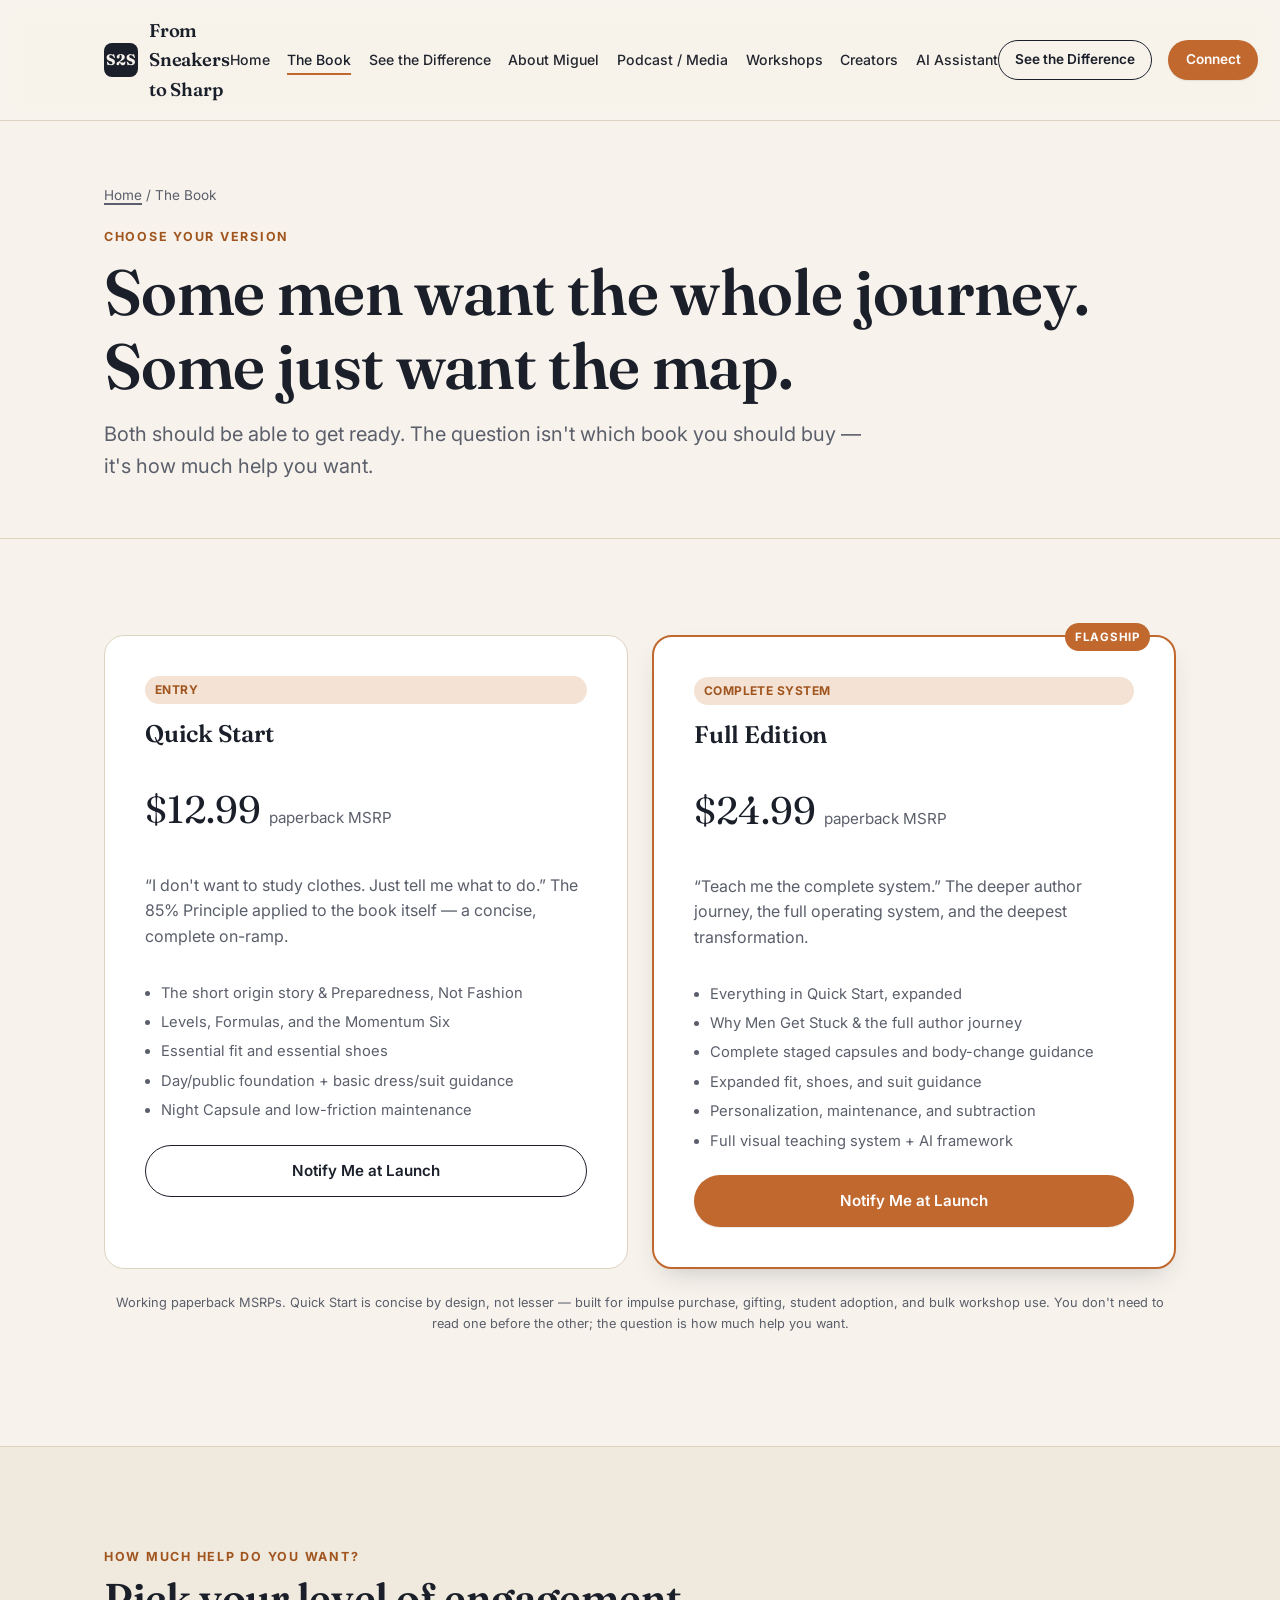
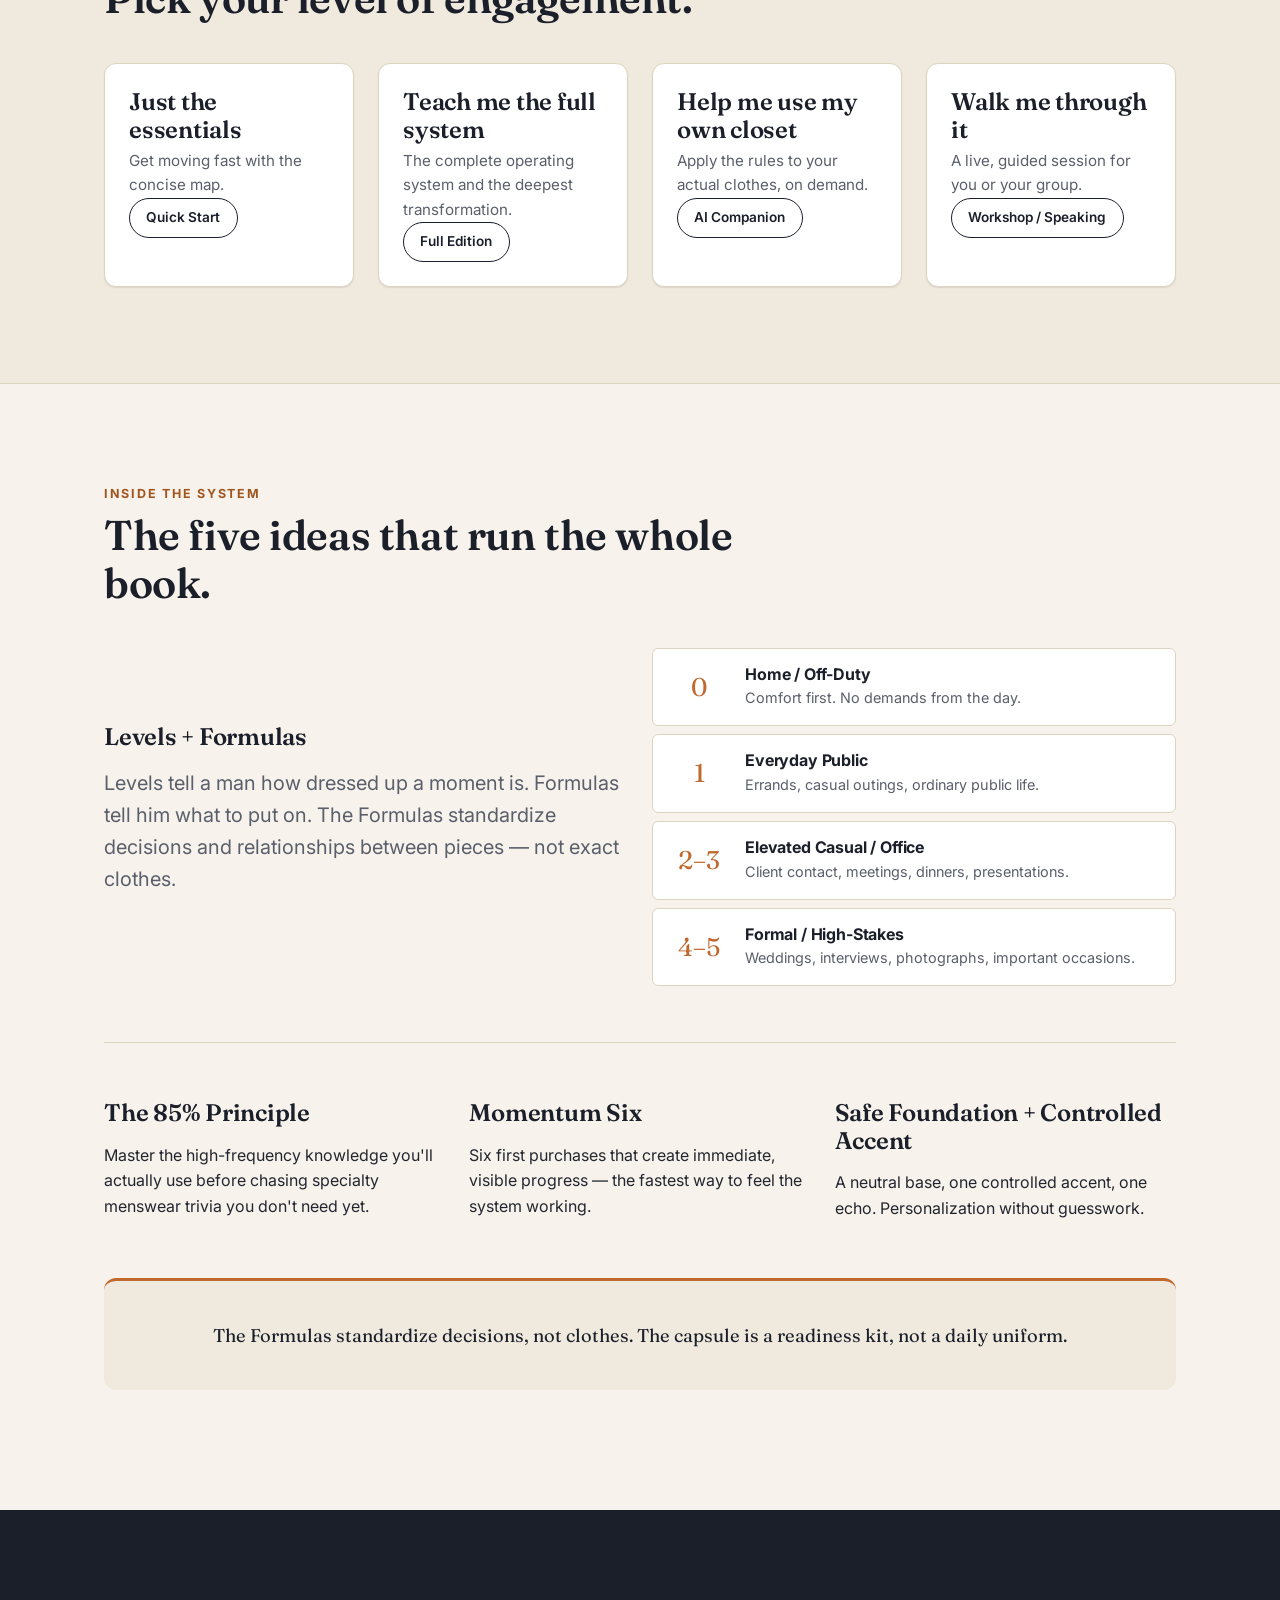
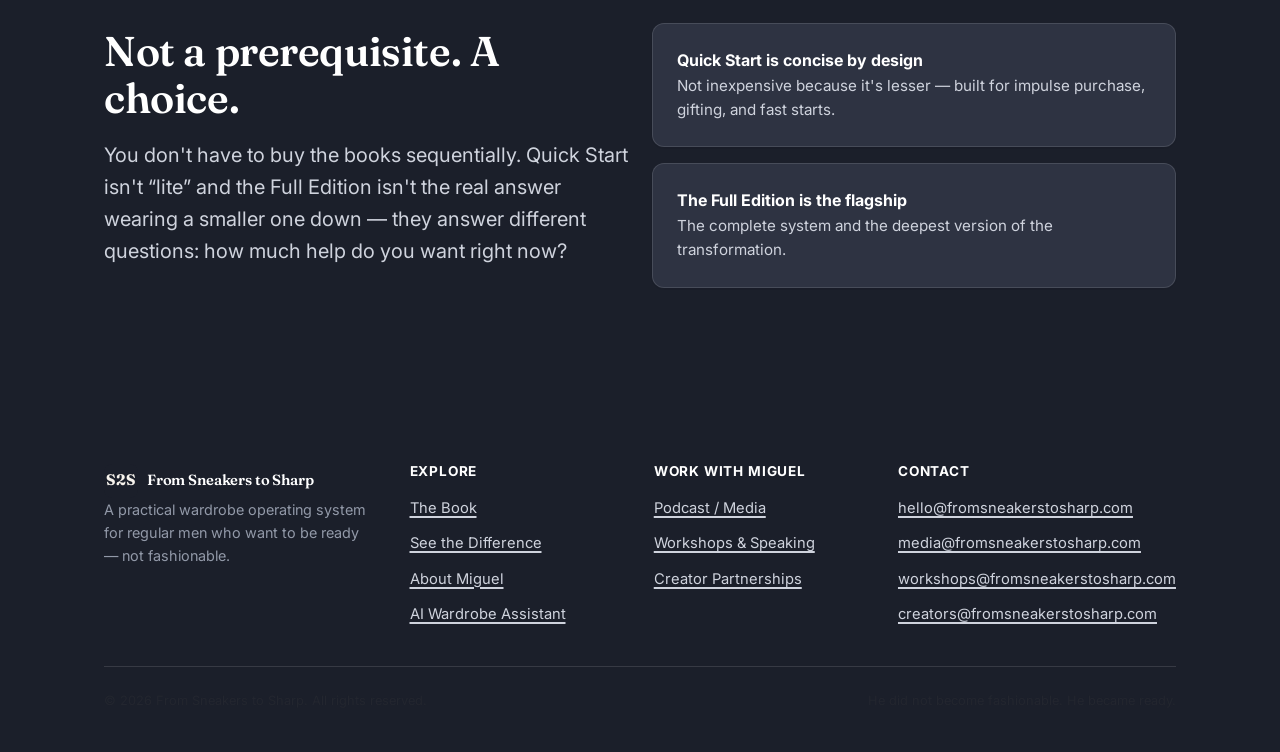
<file: book.html>
<!doctype html>
<html lang="en">
<head>
  <meta charset="UTF-8" />
  <meta name="viewport" content="width=device-width, initial-scale=1" />
  <title>The Book | From Sneakers to Sharp</title>
  <meta name="description" content="Choose Quick Start or the Full Edition of From Sneakers to Sharp. Some men want the whole journey. Some just want the map. Both get ready." />
  <link rel="icon" type="image/svg+xml" href="assets/favicon.svg" />
  <link rel="canonical" href="https://fromsneakerstosharp.com/book.html" />

  <meta property="og:type" content="book" />
  <meta property="og:title" content="The Book | From Sneakers to Sharp" />
  <meta property="og:description" content="Quick Start or Full Edition — choose how much help you want." />
  <meta property="og:url" content="https://fromsneakerstosharp.com/book.html" />
  <meta name="twitter:card" content="summary_large_image" />

  <link rel="preconnect" href="https://fonts.googleapis.com" />
  <link rel="preconnect" href="https://fonts.gstatic.com" crossorigin />
  <link href="https://fonts.googleapis.com/css2?family=Fraunces:opsz,wght@9..144,500;9..144,600;9..144,700&family=Inter:wght@400;500;600;700&display=swap" rel="stylesheet" />
  <link rel="stylesheet" href="css/styles.css" />
</head>
<body>
  <a class="skip-link" href="#main">Skip to content</a>

  <header class="site-header">
    <div class="container nav">
      <a href="index.html" class="brand">
        <span class="brand-mark" aria-hidden="true">S2S</span>
        From Sneakers to Sharp
      </a>
      <button class="nav-toggle" aria-label="Toggle menu" aria-expanded="false" aria-controls="primary-nav">
        <span class="nav-toggle-bars" aria-hidden="true"></span>
      </button>
      <ul class="nav-links" id="primary-nav">
        <li><a href="index.html">Home</a></li>
        <li><a href="book.html" aria-current="page">The Book</a></li>
        <li><a href="see-the-difference.html">See the Difference</a></li>
        <li><a href="about.html">About Miguel</a></li>
        <li><a href="media.html">Podcast / Media</a></li>
        <li><a href="workshops.html">Workshops</a></li>
        <li><a href="creators.html">Creators</a></li>
        <li><a href="ai-assistant.html">AI Assistant</a></li>
      </ul>
      <div class="nav-cta">
        <a href="see-the-difference.html" class="btn btn--ghost btn--sm">See the Difference</a>
        <a href="connect.html" class="btn btn--primary btn--sm">Connect</a>
      </div>
    </div>
  </header>

  <main id="main">
    <section class="page-hero">
      <div class="container">
        <p class="breadcrumb"><a href="index.html">Home</a> / The Book</p>
        <p class="eyebrow">Choose Your Version</p>
        <h1>Some men want the whole journey. Some just want the map.</h1>
        <p class="lede">Both should be able to get ready. The question isn't which book you should buy &mdash; it's how much help you want.</p>
      </div>
    </section>

    <!-- PRICING -->
    <section class="section">
      <div class="container">
        <div class="grid grid--2" style="align-items:stretch;">
          <div class="pricing-card">
            <span class="badge">Entry</span>
            <h3>Quick Start</h3>
            <p class="price">$12.99 <span>paperback MSRP</span></p>
            <p style="color:var(--text-soft);">
              &ldquo;I don't want to study clothes. Just tell me what to do.&rdquo;
              The 85% Principle applied to the book itself &mdash; a concise, complete on-ramp.
            </p>
            <ul>
              <li>The short origin story &amp; Preparedness, Not Fashion</li>
              <li>Levels, Formulas, and the Momentum Six</li>
              <li>Essential fit and essential shoes</li>
              <li>Day/public foundation + basic dress/suit guidance</li>
              <li>Night Capsule and low-friction maintenance</li>
            </ul>
            <a href="connect.html" class="btn btn--ghost btn--block">Notify Me at Launch</a>
          </div>
          <div class="pricing-card pricing-card--featured">
            <span class="pricing-flag">Flagship</span>
            <span class="badge">Complete System</span>
            <h3>Full Edition</h3>
            <p class="price">$24.99 <span>paperback MSRP</span></p>
            <p style="color:var(--text-soft);">
              &ldquo;Teach me the complete system.&rdquo; The deeper author journey, the full
              operating system, and the deepest transformation.
            </p>
            <ul>
              <li>Everything in Quick Start, expanded</li>
              <li>Why Men Get Stuck &amp; the full author journey</li>
              <li>Complete staged capsules and body-change guidance</li>
              <li>Expanded fit, shoes, and suit guidance</li>
              <li>Personalization, maintenance, and subtraction</li>
              <li>Full visual teaching system + AI framework</li>
            </ul>
            <a href="connect.html" class="btn btn--primary btn--block">Notify Me at Launch</a>
          </div>
        </div>
        <p class="form-note text-center" style="margin-top:var(--space-3);">
          Working paperback MSRPs. Quick Start is concise by design, not lesser &mdash;
          built for impulse purchase, gifting, student adoption, and bulk workshop use.
          You don't need to read one before the other; the question is how much help you want.
        </p>
      </div>
    </section>

    <!-- DECISION GUIDE -->
    <section class="section section--alt">
      <div class="container">
        <div class="section-head">
          <p class="eyebrow">How Much Help Do You Want?</p>
          <h2>Pick your level of engagement.</h2>
        </div>
        <div class="grid grid--4">
          <div class="card">
            <h3>Just the essentials</h3>
            <p>Get moving fast with the concise map.</p>
            <a href="connect.html" class="btn btn--ghost btn--sm">Quick Start</a>
          </div>
          <div class="card">
            <h3>Teach me the full system</h3>
            <p>The complete operating system and the deepest transformation.</p>
            <a href="connect.html" class="btn btn--ghost btn--sm">Full Edition</a>
          </div>
          <div class="card">
            <h3>Help me use my own closet</h3>
            <p>Apply the rules to your actual clothes, on demand.</p>
            <a href="ai-assistant.html" class="btn btn--ghost btn--sm">AI Companion</a>
          </div>
          <div class="card">
            <h3>Walk me through it</h3>
            <p>A live, guided session for you or your group.</p>
            <a href="workshops.html" class="btn btn--ghost btn--sm">Workshop / Speaking</a>
          </div>
        </div>
      </div>
    </section>

    <!-- FIVE HERO CONCEPTS DETAIL -->
    <section class="section">
      <div class="container">
        <div class="section-head">
          <p class="eyebrow">Inside the System</p>
          <h2>The five ideas that run the whole book.</h2>
        </div>
        <div class="stack">
          <div class="grid grid--2" style="align-items:center;">
            <div>
              <h3>Levels + Formulas</h3>
              <p class="lede">Levels tell a man how dressed up a moment is. Formulas tell him what to put on. The Formulas standardize decisions and relationships between pieces &mdash; not exact clothes.</p>
            </div>
            <div class="levels">
              <div class="level-row"><span class="level-num">0</span><div><h4>Home / Off-Duty</h4><p>Comfort first. No demands from the day.</p></div></div>
              <div class="level-row"><span class="level-num">1</span><div><h4>Everyday Public</h4><p>Errands, casual outings, ordinary public life.</p></div></div>
              <div class="level-row"><span class="level-num">2&ndash;3</span><div><h4>Elevated Casual / Office</h4><p>Client contact, meetings, dinners, presentations.</p></div></div>
              <div class="level-row"><span class="level-num">4&ndash;5</span><div><h4>Formal / High-Stakes</h4><p>Weddings, interviews, photographs, important occasions.</p></div></div>
            </div>
          </div>
          <hr class="divider" />
          <div class="grid grid--3">
            <div>
              <h3>The 85% Principle</h3>
              <p>Master the high-frequency knowledge you'll actually use before chasing specialty menswear trivia you don't need yet.</p>
            </div>
            <div>
              <h3>Momentum Six</h3>
              <p>Six first purchases that create immediate, visible progress &mdash; the fastest way to feel the system working.</p>
            </div>
            <div>
              <h3>Safe Foundation + Controlled Accent</h3>
              <p>A neutral base, one controlled accent, one echo. Personalization without guesswork.</p>
            </div>
          </div>
          <blockquote class="callout callout--center">
            The Formulas standardize decisions, not clothes. The capsule is a readiness kit, not a daily uniform.
          </blockquote>
        </div>
      </div>
    </section>

    <!-- GUARDRAILS -->
    <section class="section section--ink">
      <div class="container grid grid--2" style="align-items:center;">
        <div>
          <h2>Not a prerequisite. A choice.</h2>
          <p class="lede">You don't have to buy the books sequentially. Quick Start isn't &ldquo;lite&rdquo; and the Full Edition isn't the real answer wearing a smaller one down &mdash; they answer different questions: how much help do you want right now?</p>
        </div>
        <ul class="stack" style="list-style:none;padding:0;">
          <li class="card" style="background:var(--ink-soft);border-color:rgba(255,255,255,0.12);color:var(--paper);">
            <strong style="color:#fff;">Quick Start is concise by design</strong>
            <p style="color:#cfd3dd;margin:0;">Not inexpensive because it's lesser &mdash; built for impulse purchase, gifting, and fast starts.</p>
          </li>
          <li class="card" style="background:var(--ink-soft);border-color:rgba(255,255,255,0.12);color:var(--paper);">
            <strong style="color:#fff;">The Full Edition is the flagship</strong>
            <p style="color:#cfd3dd;margin:0;">The complete system and the deepest version of the transformation.</p>
          </li>
        </ul>
      </div>
    </section>
  </main>

  <footer class="site-footer">
    <div class="container">
      <div class="footer-grid">
        <div class="footer-brand">
          <a href="index.html" class="brand" style="color:#fff;">
            <span class="brand-mark" aria-hidden="true">S2S</span>
            From Sneakers to Sharp
          </a>
          <p>A practical wardrobe operating system for regular men who want to be ready &mdash; not fashionable.</p>
        </div>
        <div>
          <h4>Explore</h4>
          <ul class="footer-links">
            <li><a href="book.html">The Book</a></li>
            <li><a href="see-the-difference.html">See the Difference</a></li>
            <li><a href="about.html">About Miguel</a></li>
            <li><a href="ai-assistant.html">AI Wardrobe Assistant</a></li>
          </ul>
        </div>
        <div>
          <h4>Work With Miguel</h4>
          <ul class="footer-links">
            <li><a href="media.html">Podcast / Media</a></li>
            <li><a href="workshops.html">Workshops &amp; Speaking</a></li>
            <li><a href="creators.html">Creator Partnerships</a></li>
          </ul>
        </div>
        <div>
          <h4>Contact</h4>
          <ul class="footer-links">
            <li><a href="mailto:hello@fromsneakerstosharp.com">hello@fromsneakerstosharp.com</a></li>
            <li><a href="mailto:media@fromsneakerstosharp.com">media@fromsneakerstosharp.com</a></li>
            <li><a href="mailto:workshops@fromsneakerstosharp.com">workshops@fromsneakerstosharp.com</a></li>
            <li><a href="mailto:creators@fromsneakerstosharp.com">creators@fromsneakerstosharp.com</a></li>
          </ul>
        </div>
      </div>
      <div class="footer-bottom">
        <p>&copy; <span data-year></span> From Sneakers to Sharp. All rights reserved.</p>
        <p>He did not become fashionable. He became ready.</p>
      </div>
    </div>
  </footer>

  <script src="js/main.js"></script>
</body>
</html>
</file>
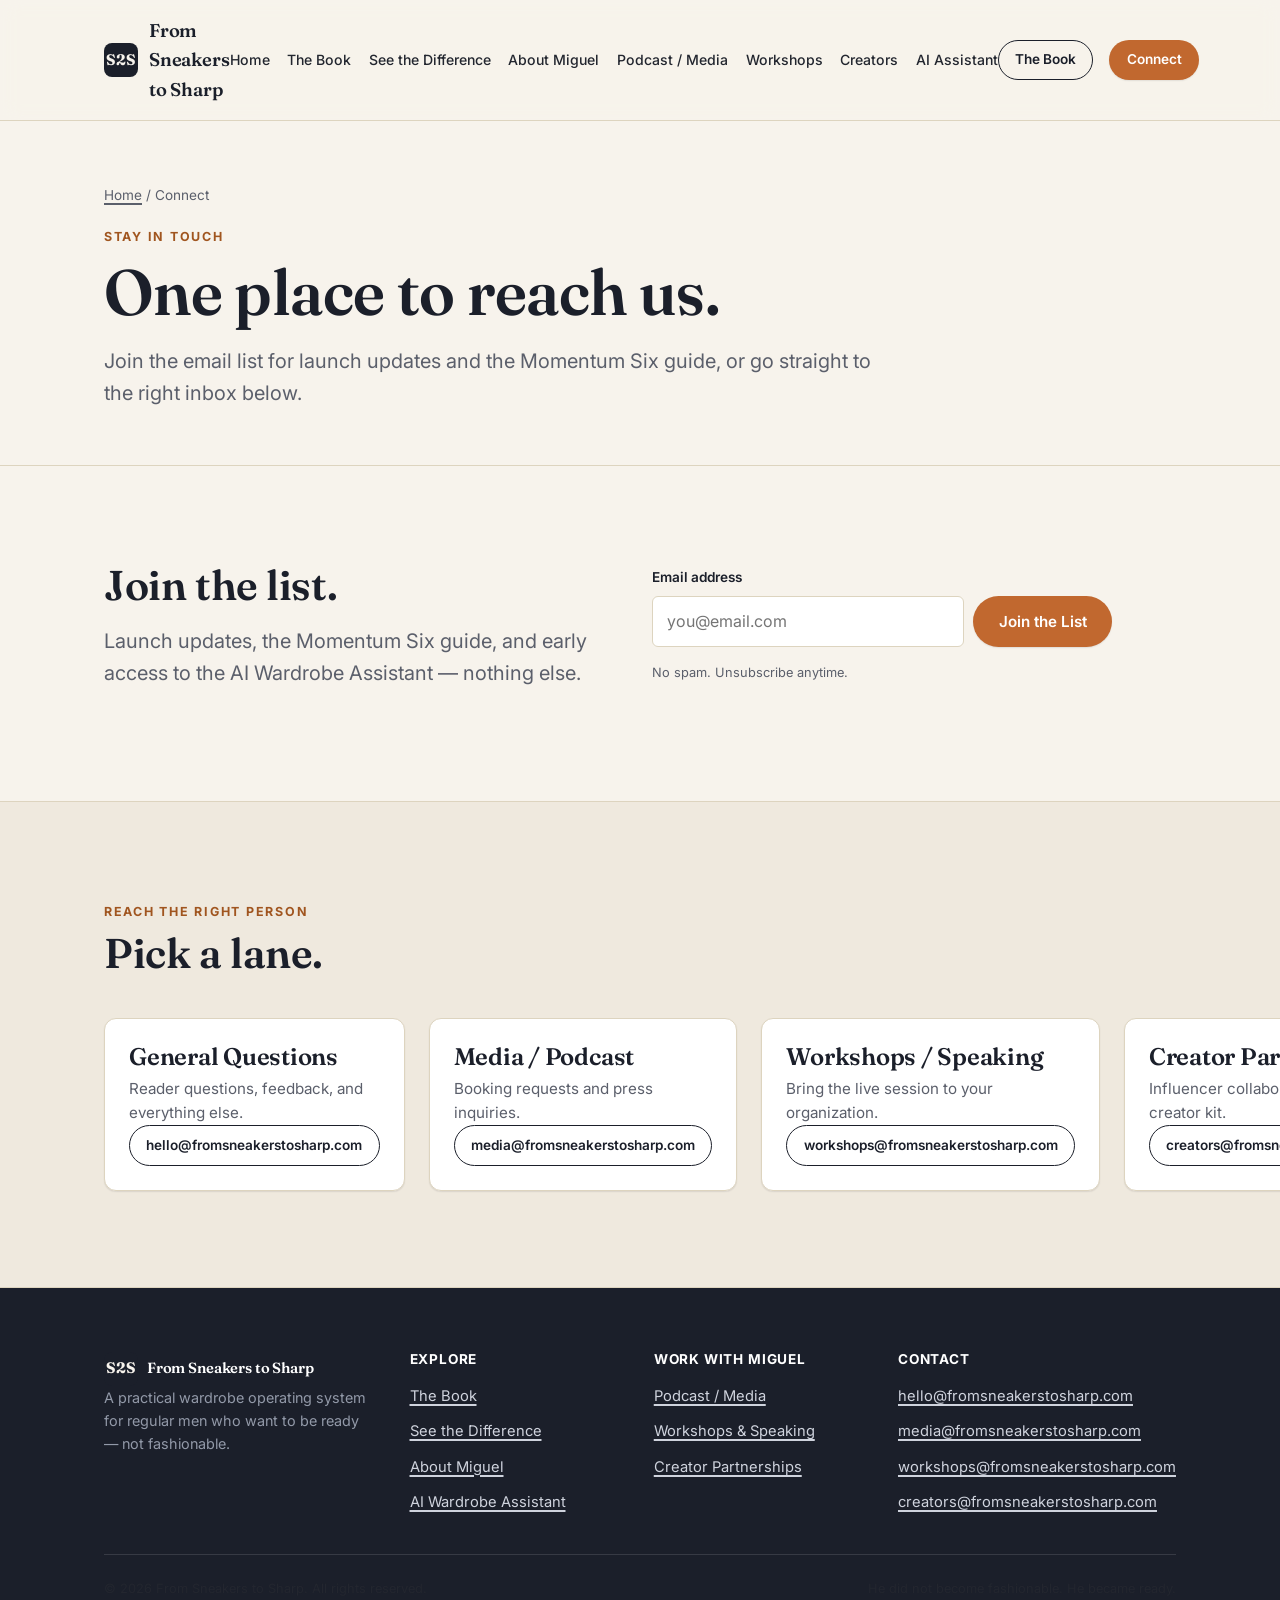
<file: connect.html>
<!doctype html>
<html lang="en">
<head>
  <meta charset="UTF-8" />
  <meta name="viewport" content="width=device-width, initial-scale=1" />
  <title>Connect | From Sneakers to Sharp</title>
  <meta name="description" content="Join the email list or reach the right person directly — media, workshops, creator partnerships, or general questions." />
  <link rel="icon" type="image/svg+xml" href="assets/favicon.svg" />
  <link rel="canonical" href="https://fromsneakerstosharp.com/connect.html" />

  <meta property="og:type" content="website" />
  <meta property="og:title" content="Connect | From Sneakers to Sharp" />
  <meta property="og:description" content="Join the list, or reach the right person directly." />
  <meta property="og:url" content="https://fromsneakerstosharp.com/connect.html" />
  <meta name="twitter:card" content="summary_large_image" />

  <link rel="preconnect" href="https://fonts.googleapis.com" />
  <link rel="preconnect" href="https://fonts.gstatic.com" crossorigin />
  <link href="https://fonts.googleapis.com/css2?family=Fraunces:opsz,wght@9..144,500;9..144,600;9..144,700&family=Inter:wght@400;500;600;700&display=swap" rel="stylesheet" />
  <link rel="stylesheet" href="css/styles.css" />
</head>
<body>
  <a class="skip-link" href="#main">Skip to content</a>

  <header class="site-header">
    <div class="container nav">
      <a href="index.html" class="brand">
        <span class="brand-mark" aria-hidden="true">S2S</span>
        From Sneakers to Sharp
      </a>
      <button class="nav-toggle" aria-label="Toggle menu" aria-expanded="false" aria-controls="primary-nav">
        <span class="nav-toggle-bars" aria-hidden="true"></span>
      </button>
      <ul class="nav-links" id="primary-nav">
        <li><a href="index.html">Home</a></li>
        <li><a href="book.html">The Book</a></li>
        <li><a href="see-the-difference.html">See the Difference</a></li>
        <li><a href="about.html">About Miguel</a></li>
        <li><a href="media.html">Podcast / Media</a></li>
        <li><a href="workshops.html">Workshops</a></li>
        <li><a href="creators.html">Creators</a></li>
        <li><a href="ai-assistant.html">AI Assistant</a></li>
      </ul>
      <div class="nav-cta">
        <a href="book.html" class="btn btn--ghost btn--sm">The Book</a>
        <a href="connect.html" class="btn btn--primary btn--sm" aria-current="page">Connect</a>
      </div>
    </div>
  </header>

  <main id="main">
    <section class="page-hero">
      <div class="container">
        <p class="breadcrumb"><a href="index.html">Home</a> / Connect</p>
        <p class="eyebrow">Stay In Touch</p>
        <h1>One place to reach us.</h1>
        <p class="lede">Join the email list for launch updates and the Momentum Six guide, or go straight to the right inbox below.</p>
      </div>
    </section>

    <!-- EMAIL SIGNUP -->
    <section class="section">
      <div class="container grid grid--2" style="align-items:center;">
        <div>
          <h2>Join the list.</h2>
          <p class="lede">Launch updates, the Momentum Six guide, and early access to the AI Wardrobe Assistant &mdash; nothing else.</p>
        </div>
        <div>
          <form class="form js-form" novalidate>
            <div class="form-fields stack">
              <div class="form-row">
                <label for="connect-email">Email address</label>
                <div class="inline-form">
                  <input type="email" id="connect-email" name="email" placeholder="you@email.com" required />
                  <button type="submit" class="btn btn--primary">Join the List</button>
                </div>
              </div>
              <p class="form-note">No spam. Unsubscribe anytime.</p>
            </div>
          </form>
          <div class="form-success" tabindex="-1">
            You're in. Welcome to From Sneakers to Sharp.
          </div>
        </div>
      </div>
    </section>

    <!-- ROLE BASED CONTACT -->
    <section class="section section--alt">
      <div class="container">
        <div class="section-head">
          <p class="eyebrow">Reach the Right Person</p>
          <h2>Pick a lane.</h2>
        </div>
        <div class="grid grid--4">
          <div class="card">
            <h3>General Questions</h3>
            <p>Reader questions, feedback, and everything else.</p>
            <a href="mailto:hello@fromsneakerstosharp.com" class="btn btn--ghost btn--sm btn--block">hello@fromsneakerstosharp.com</a>
          </div>
          <div class="card">
            <h3>Media / Podcast</h3>
            <p>Booking requests and press inquiries.</p>
            <a href="mailto:media@fromsneakerstosharp.com" class="btn btn--ghost btn--sm btn--block">media@fromsneakerstosharp.com</a>
          </div>
          <div class="card">
            <h3>Workshops / Speaking</h3>
            <p>Bring the live session to your organization.</p>
            <a href="mailto:workshops@fromsneakerstosharp.com" class="btn btn--ghost btn--sm btn--block">workshops@fromsneakerstosharp.com</a>
          </div>
          <div class="card">
            <h3>Creator Partnerships</h3>
            <p>Influencer collaborations and the creator kit.</p>
            <a href="mailto:creators@fromsneakerstosharp.com" class="btn btn--ghost btn--sm btn--block">creators@fromsneakerstosharp.com</a>
          </div>
        </div>
      </div>
    </section>
  </main>

  <footer class="site-footer">
    <div class="container">
      <div class="footer-grid">
        <div class="footer-brand">
          <a href="index.html" class="brand" style="color:#fff;">
            <span class="brand-mark" aria-hidden="true">S2S</span>
            From Sneakers to Sharp
          </a>
          <p>A practical wardrobe operating system for regular men who want to be ready &mdash; not fashionable.</p>
        </div>
        <div>
          <h4>Explore</h4>
          <ul class="footer-links">
            <li><a href="book.html">The Book</a></li>
            <li><a href="see-the-difference.html">See the Difference</a></li>
            <li><a href="about.html">About Miguel</a></li>
            <li><a href="ai-assistant.html">AI Wardrobe Assistant</a></li>
          </ul>
        </div>
        <div>
          <h4>Work With Miguel</h4>
          <ul class="footer-links">
            <li><a href="media.html">Podcast / Media</a></li>
            <li><a href="workshops.html">Workshops &amp; Speaking</a></li>
            <li><a href="creators.html">Creator Partnerships</a></li>
          </ul>
        </div>
        <div>
          <h4>Contact</h4>
          <ul class="footer-links">
            <li><a href="mailto:hello@fromsneakerstosharp.com">hello@fromsneakerstosharp.com</a></li>
            <li><a href="mailto:media@fromsneakerstosharp.com">media@fromsneakerstosharp.com</a></li>
            <li><a href="mailto:workshops@fromsneakerstosharp.com">workshops@fromsneakerstosharp.com</a></li>
            <li><a href="mailto:creators@fromsneakerstosharp.com">creators@fromsneakerstosharp.com</a></li>
          </ul>
        </div>
      </div>
      <div class="footer-bottom">
        <p>&copy; <span data-year></span> From Sneakers to Sharp. All rights reserved.</p>
        <p>He did not become fashionable. He became ready.</p>
      </div>
    </div>
  </footer>

  <script src="js/main.js"></script>
</body>
</html>
</file>
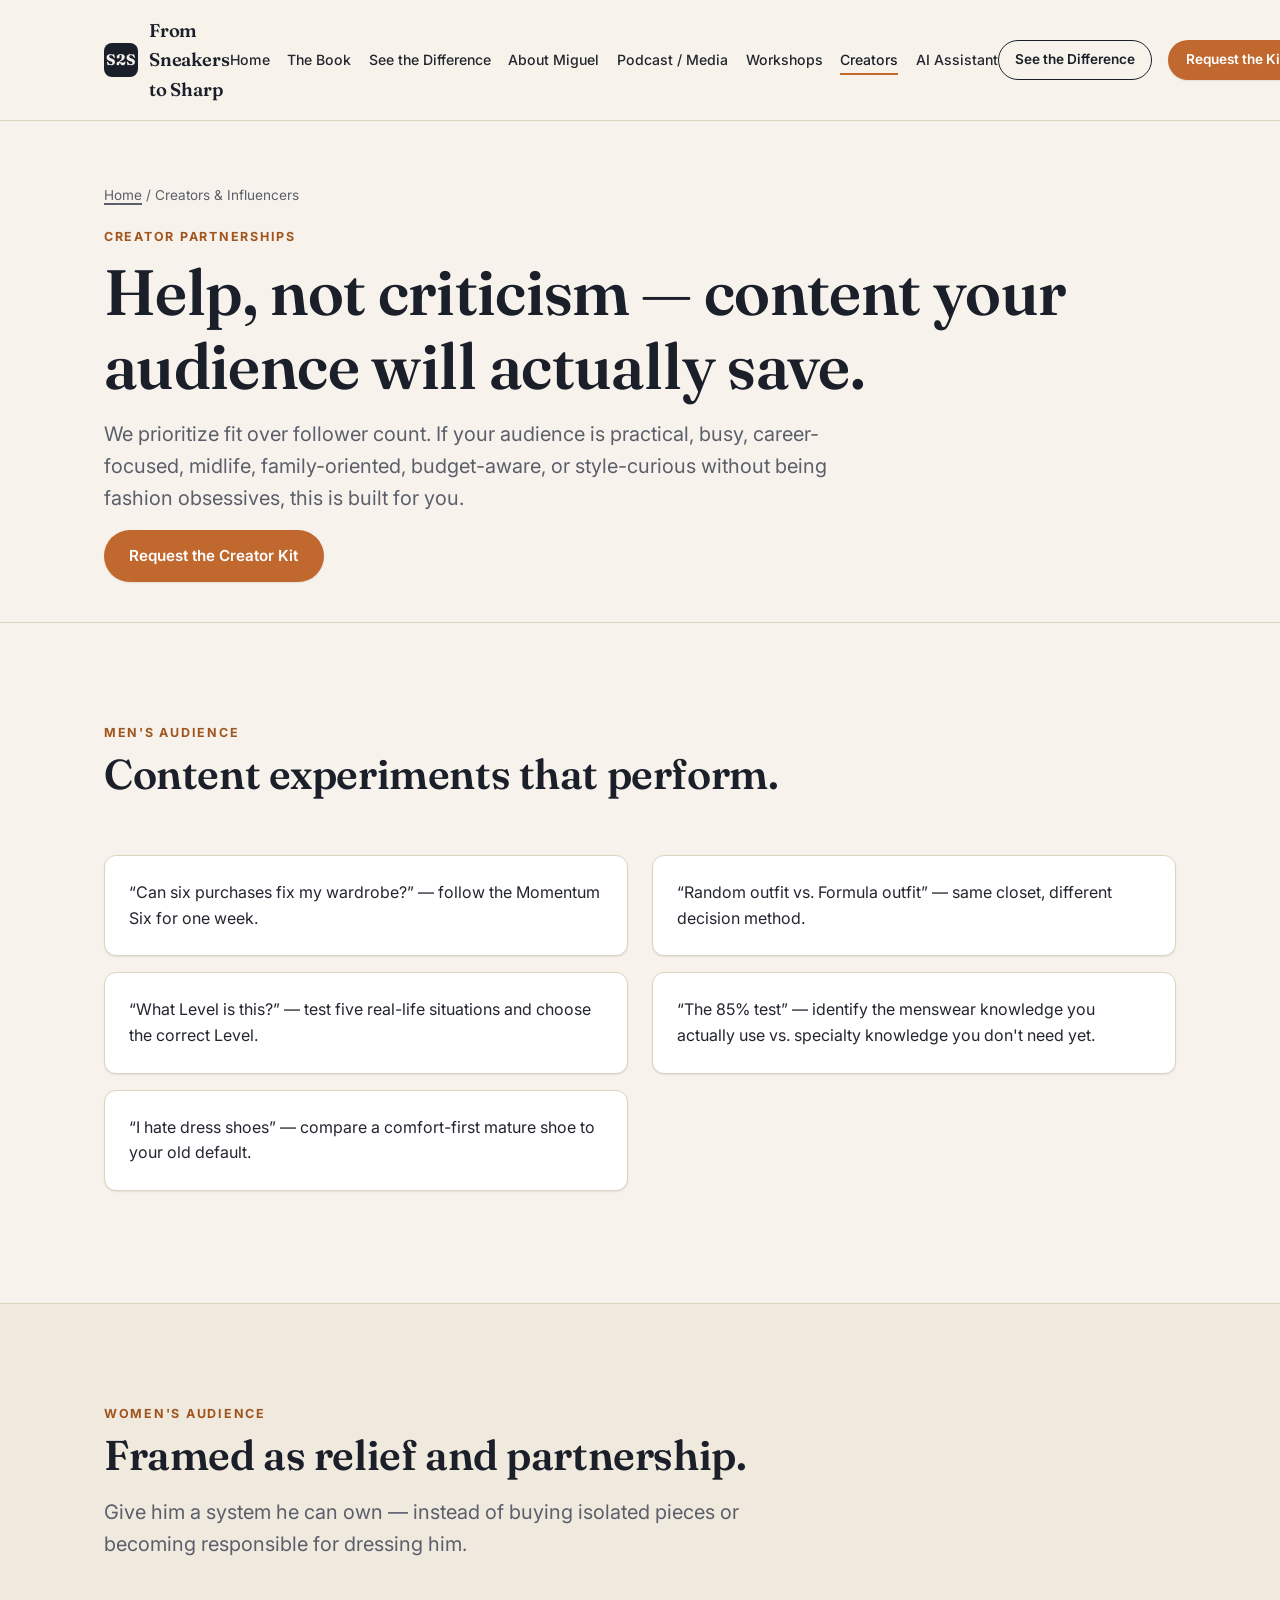
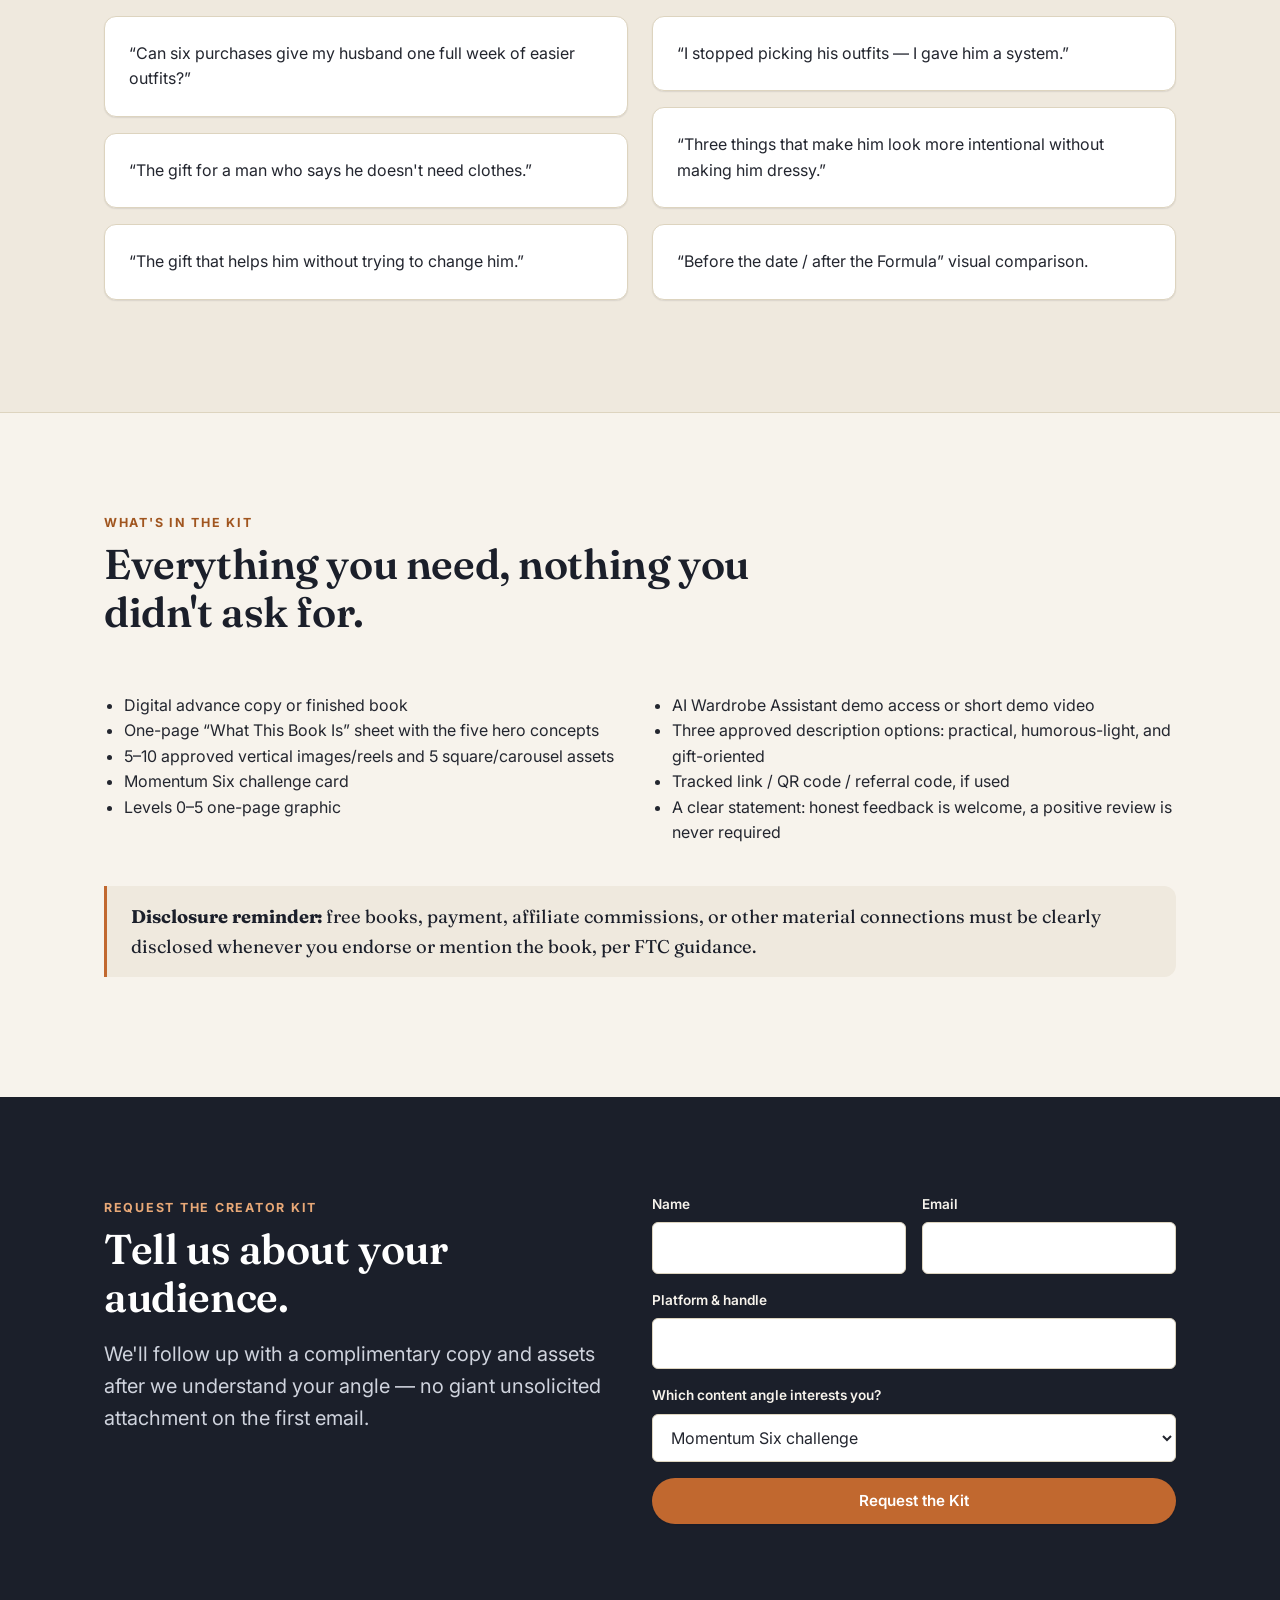
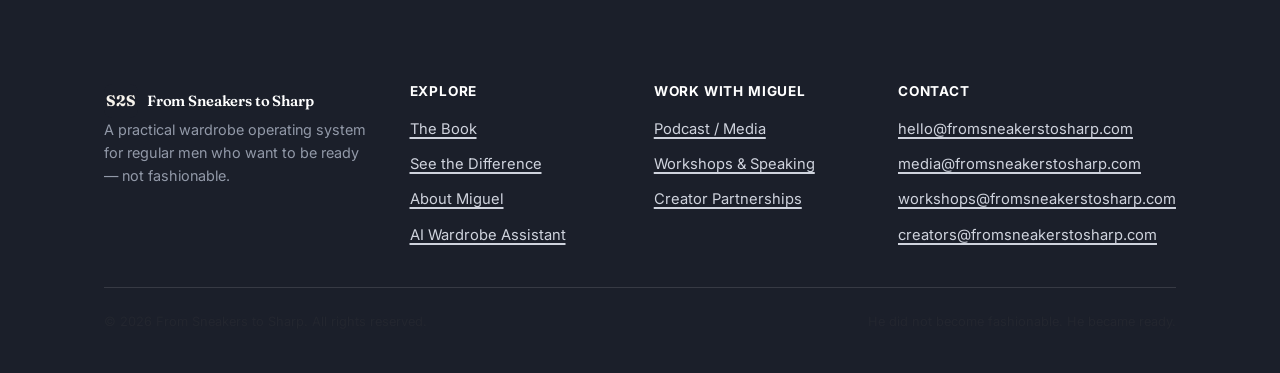
<file: creators.html>
<!doctype html>
<html lang="en">
<head>
  <meta charset="UTF-8" />
  <meta name="viewport" content="width=device-width, initial-scale=1" />
  <title>For Creators &amp; Influencers | From Sneakers to Sharp</title>
  <meta name="description" content="Partner with From Sneakers to Sharp. Audience fit, content hooks, an approved asset kit, and a complimentary copy — no obligation to post." />
  <link rel="icon" type="image/svg+xml" href="assets/favicon.svg" />
  <link rel="canonical" href="https://fromsneakerstosharp.com/creators.html" />

  <meta property="og:type" content="website" />
  <meta property="og:title" content="For Creators &amp; Influencers | From Sneakers to Sharp" />
  <meta property="og:description" content="Content hooks, an approved asset kit, and a complimentary copy — no obligation to post." />
  <meta property="og:url" content="https://fromsneakerstosharp.com/creators.html" />
  <meta name="twitter:card" content="summary_large_image" />

  <link rel="preconnect" href="https://fonts.googleapis.com" />
  <link rel="preconnect" href="https://fonts.gstatic.com" crossorigin />
  <link href="https://fonts.googleapis.com/css2?family=Fraunces:opsz,wght@9..144,500;9..144,600;9..144,700&family=Inter:wght@400;500;600;700&display=swap" rel="stylesheet" />
  <link rel="stylesheet" href="css/styles.css" />
</head>
<body>
  <a class="skip-link" href="#main">Skip to content</a>

  <header class="site-header">
    <div class="container nav">
      <a href="index.html" class="brand">
        <span class="brand-mark" aria-hidden="true">S2S</span>
        From Sneakers to Sharp
      </a>
      <button class="nav-toggle" aria-label="Toggle menu" aria-expanded="false" aria-controls="primary-nav">
        <span class="nav-toggle-bars" aria-hidden="true"></span>
      </button>
      <ul class="nav-links" id="primary-nav">
        <li><a href="index.html">Home</a></li>
        <li><a href="book.html">The Book</a></li>
        <li><a href="see-the-difference.html">See the Difference</a></li>
        <li><a href="about.html">About Miguel</a></li>
        <li><a href="media.html">Podcast / Media</a></li>
        <li><a href="workshops.html">Workshops</a></li>
        <li><a href="creators.html" aria-current="page">Creators</a></li>
        <li><a href="ai-assistant.html">AI Assistant</a></li>
      </ul>
      <div class="nav-cta">
        <a href="see-the-difference.html" class="btn btn--ghost btn--sm">See the Difference</a>
        <a href="#request" class="btn btn--primary btn--sm">Request the Kit</a>
      </div>
    </div>
  </header>

  <main id="main">
    <section class="page-hero">
      <div class="container">
        <p class="breadcrumb"><a href="index.html">Home</a> / Creators &amp; Influencers</p>
        <p class="eyebrow">Creator Partnerships</p>
        <h1>Help, not criticism &mdash; content your audience will actually save.</h1>
        <p class="lede">We prioritize fit over follower count. If your audience is practical, busy, career-focused, midlife, family-oriented, budget-aware, or style-curious without being fashion obsessives, this is built for you.</p>
        <a href="#request" class="btn btn--primary">Request the Creator Kit</a>
      </div>
    </section>

    <!-- MEN'S HOOKS -->
    <section class="section">
      <div class="container">
        <div class="section-head">
          <p class="eyebrow">Men's Audience</p>
          <h2>Content experiments that perform.</h2>
        </div>
        <div class="grid grid--2">
          <ul class="stack" style="list-style:none;padding:0;">
            <li class="card">&ldquo;Can six purchases fix my wardrobe?&rdquo; &mdash; follow the Momentum Six for one week.</li>
            <li class="card">&ldquo;What Level is this?&rdquo; &mdash; test five real-life situations and choose the correct Level.</li>
            <li class="card">&ldquo;I hate dress shoes&rdquo; &mdash; compare a comfort-first mature shoe to your old default.</li>
          </ul>
          <ul class="stack" style="list-style:none;padding:0;">
            <li class="card">&ldquo;Random outfit vs. Formula outfit&rdquo; &mdash; same closet, different decision method.</li>
            <li class="card">&ldquo;The 85% test&rdquo; &mdash; identify the menswear knowledge you actually use vs. specialty knowledge you don't need yet.</li>
          </ul>
        </div>
      </div>
    </section>

    <!-- WOMEN'S HOOKS -->
    <section class="section section--alt">
      <div class="container">
        <div class="section-head">
          <p class="eyebrow">Women's Audience</p>
          <h2>Framed as relief and partnership.</h2>
          <p class="lede">Give him a system he can own &mdash; instead of buying isolated pieces or becoming responsible for dressing him.</p>
        </div>
        <div class="grid grid--2">
          <ul class="stack" style="list-style:none;padding:0;">
            <li class="card">&ldquo;Can six purchases give my husband one full week of easier outfits?&rdquo;</li>
            <li class="card">&ldquo;The gift for a man who says he doesn't need clothes.&rdquo;</li>
            <li class="card">&ldquo;The gift that helps him without trying to change him.&rdquo;</li>
          </ul>
          <ul class="stack" style="list-style:none;padding:0;">
            <li class="card">&ldquo;I stopped picking his outfits &mdash; I gave him a system.&rdquo;</li>
            <li class="card">&ldquo;Three things that make him look more intentional without making him dressy.&rdquo;</li>
            <li class="card">&ldquo;Before the date / after the Formula&rdquo; visual comparison.</li>
          </ul>
        </div>
      </div>
    </section>

    <!-- ASSET KIT -->
    <section class="section">
      <div class="container">
        <div class="section-head">
          <p class="eyebrow">What's In the Kit</p>
          <h2>Everything you need, nothing you didn't ask for.</h2>
        </div>
        <div class="grid grid--2">
          <ul>
            <li>Digital advance copy or finished book</li>
            <li>One-page &ldquo;What This Book Is&rdquo; sheet with the five hero concepts</li>
            <li>5&ndash;10 approved vertical images/reels and 5 square/carousel assets</li>
            <li>Momentum Six challenge card</li>
            <li>Levels 0&ndash;5 one-page graphic</li>
          </ul>
          <ul>
            <li>AI Wardrobe Assistant demo access or short demo video</li>
            <li>Three approved description options: practical, humorous-light, and gift-oriented</li>
            <li>Tracked link / QR code / referral code, if used</li>
            <li>A clear statement: honest feedback is welcome, a positive review is never required</li>
          </ul>
        </div>
        <div class="callout">
          <strong>Disclosure reminder:</strong> free books, payment, affiliate commissions, or other
          material connections must be clearly disclosed whenever you endorse or mention the
          book, per FTC guidance.
        </div>
      </div>
    </section>

    <!-- REQUEST FORM -->
    <section class="section section--ink" id="request">
      <div class="container grid grid--2" style="align-items:start;">
        <div>
          <p class="eyebrow">Request the Creator Kit</p>
          <h2>Tell us about your audience.</h2>
          <p class="lede">We'll follow up with a complimentary copy and assets after we understand your angle &mdash; no giant unsolicited attachment on the first email.</p>
        </div>
        <div>
          <form class="form js-form" novalidate>
            <div class="form-fields stack">
              <div class="form-row form-row--split">
                <div class="form-row">
                  <label for="cr-name">Name</label>
                  <input type="text" id="cr-name" name="name" required />
                </div>
                <div class="form-row">
                  <label for="cr-email">Email</label>
                  <input type="email" id="cr-email" name="email" required />
                </div>
              </div>
              <div class="form-row">
                <label for="cr-platform">Platform &amp; handle</label>
                <input type="text" id="cr-platform" name="platform" required />
              </div>
              <div class="form-row">
                <label for="cr-angle">Which content angle interests you?</label>
                <select id="cr-angle" name="angle">
                  <option>Momentum Six challenge</option>
                  <option>Levels challenge</option>
                  <option>Spouse / gift-buyer challenge</option>
                  <option>AI Wardrobe Assistant demo</option>
                  <option>Not sure yet</option>
                </select>
              </div>
              <button type="submit" class="btn btn--primary btn--block">Request the Kit</button>
            </div>
          </form>
          <div class="form-success" tabindex="-1">
            Thanks &mdash; your request is in. We'll follow up soon.
          </div>
        </div>
      </div>
    </section>
  </main>

  <footer class="site-footer">
    <div class="container">
      <div class="footer-grid">
        <div class="footer-brand">
          <a href="index.html" class="brand" style="color:#fff;">
            <span class="brand-mark" aria-hidden="true">S2S</span>
            From Sneakers to Sharp
          </a>
          <p>A practical wardrobe operating system for regular men who want to be ready &mdash; not fashionable.</p>
        </div>
        <div>
          <h4>Explore</h4>
          <ul class="footer-links">
            <li><a href="book.html">The Book</a></li>
            <li><a href="see-the-difference.html">See the Difference</a></li>
            <li><a href="about.html">About Miguel</a></li>
            <li><a href="ai-assistant.html">AI Wardrobe Assistant</a></li>
          </ul>
        </div>
        <div>
          <h4>Work With Miguel</h4>
          <ul class="footer-links">
            <li><a href="media.html">Podcast / Media</a></li>
            <li><a href="workshops.html">Workshops &amp; Speaking</a></li>
            <li><a href="creators.html">Creator Partnerships</a></li>
          </ul>
        </div>
        <div>
          <h4>Contact</h4>
          <ul class="footer-links">
            <li><a href="mailto:hello@fromsneakerstosharp.com">hello@fromsneakerstosharp.com</a></li>
            <li><a href="mailto:media@fromsneakerstosharp.com">media@fromsneakerstosharp.com</a></li>
            <li><a href="mailto:workshops@fromsneakerstosharp.com">workshops@fromsneakerstosharp.com</a></li>
            <li><a href="mailto:creators@fromsneakerstosharp.com">creators@fromsneakerstosharp.com</a></li>
          </ul>
        </div>
      </div>
      <div class="footer-bottom">
        <p>&copy; <span data-year></span> From Sneakers to Sharp. All rights reserved.</p>
        <p>He did not become fashionable. He became ready.</p>
      </div>
    </div>
  </footer>

  <script src="js/main.js"></script>
</body>
</html>
</file>
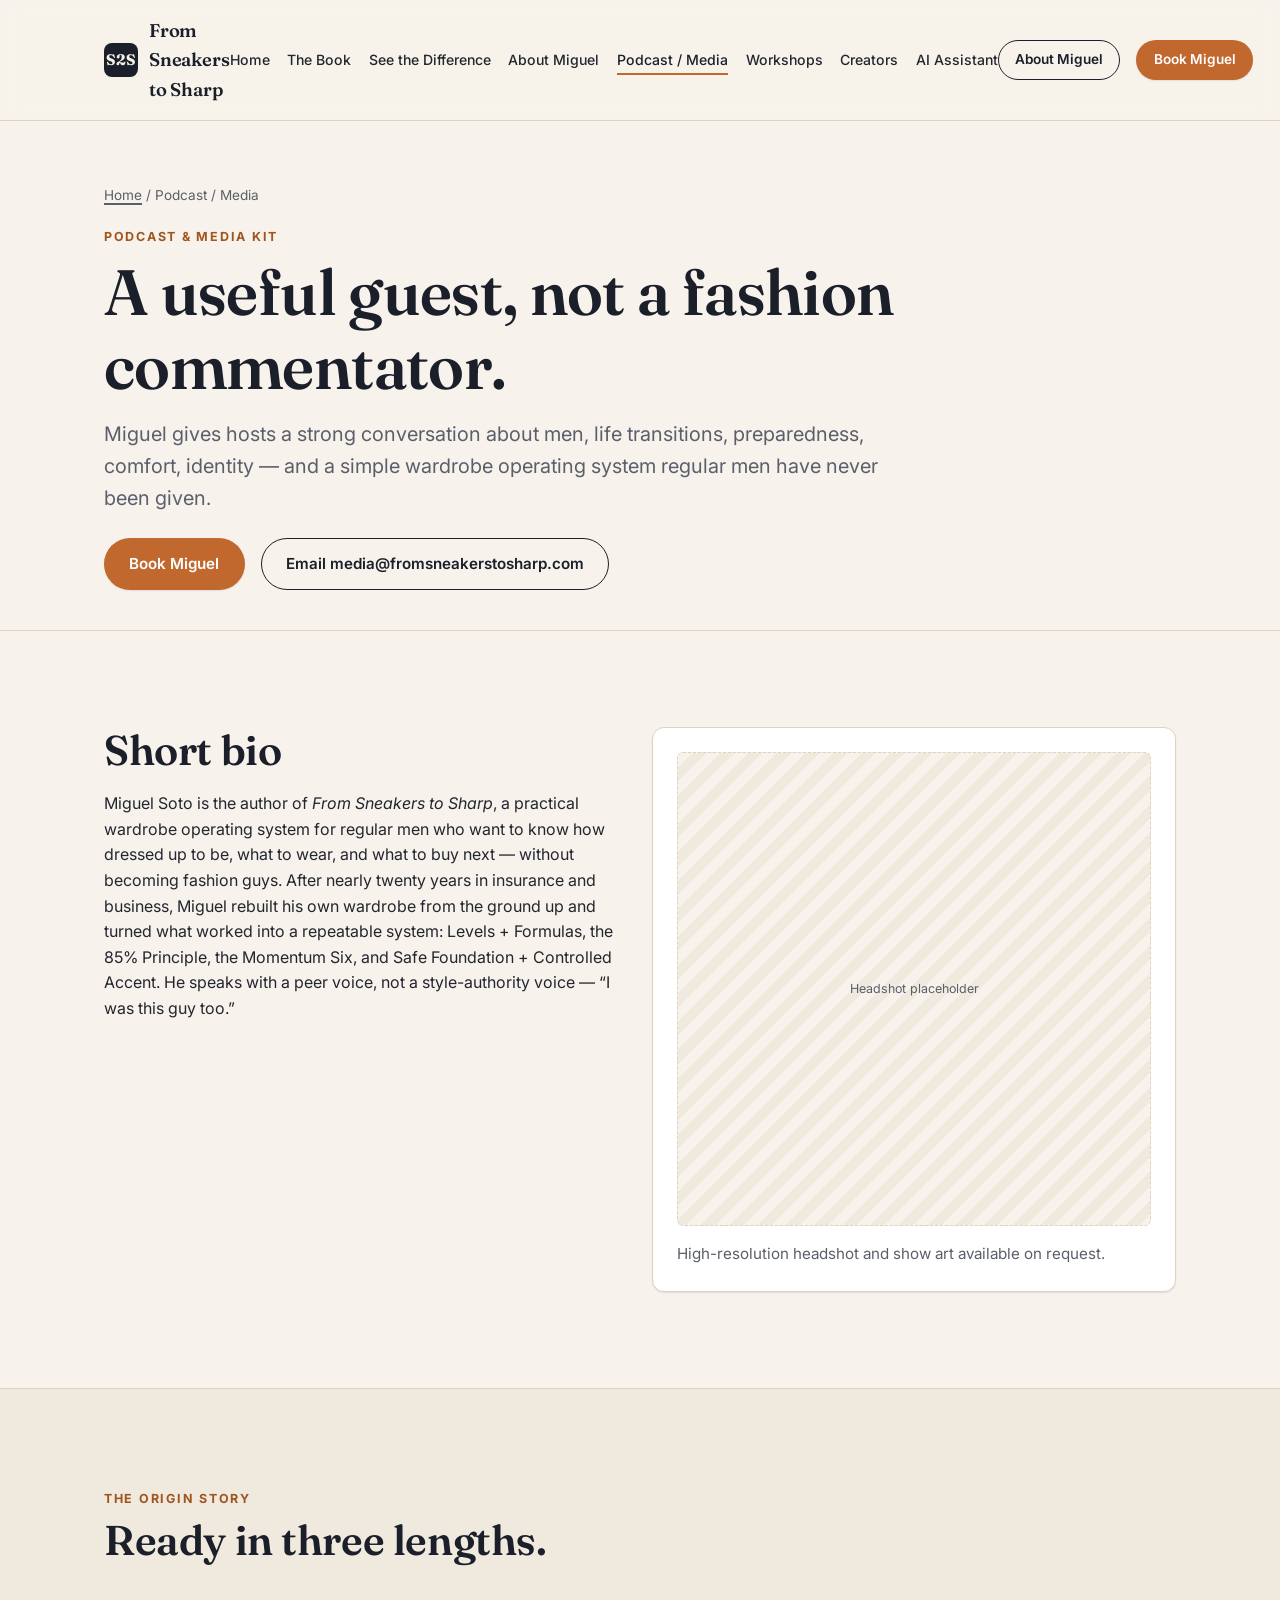
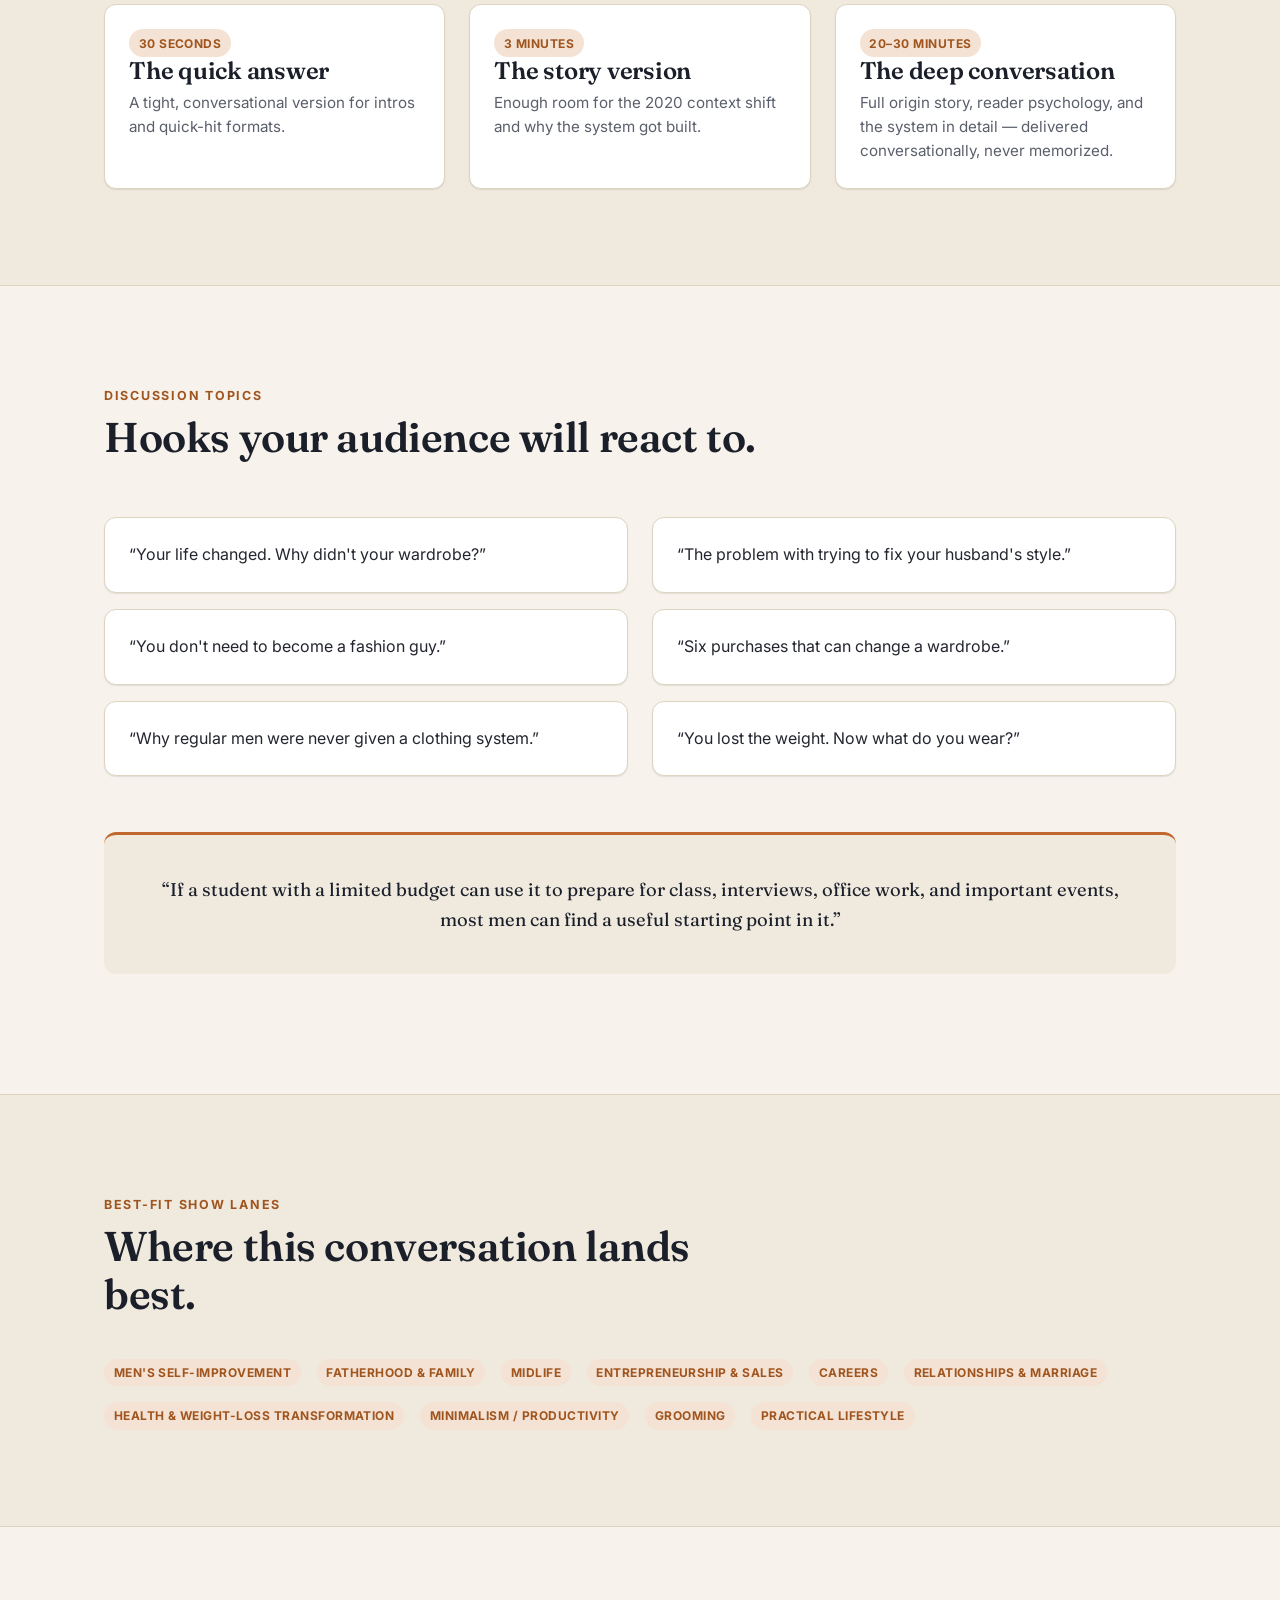
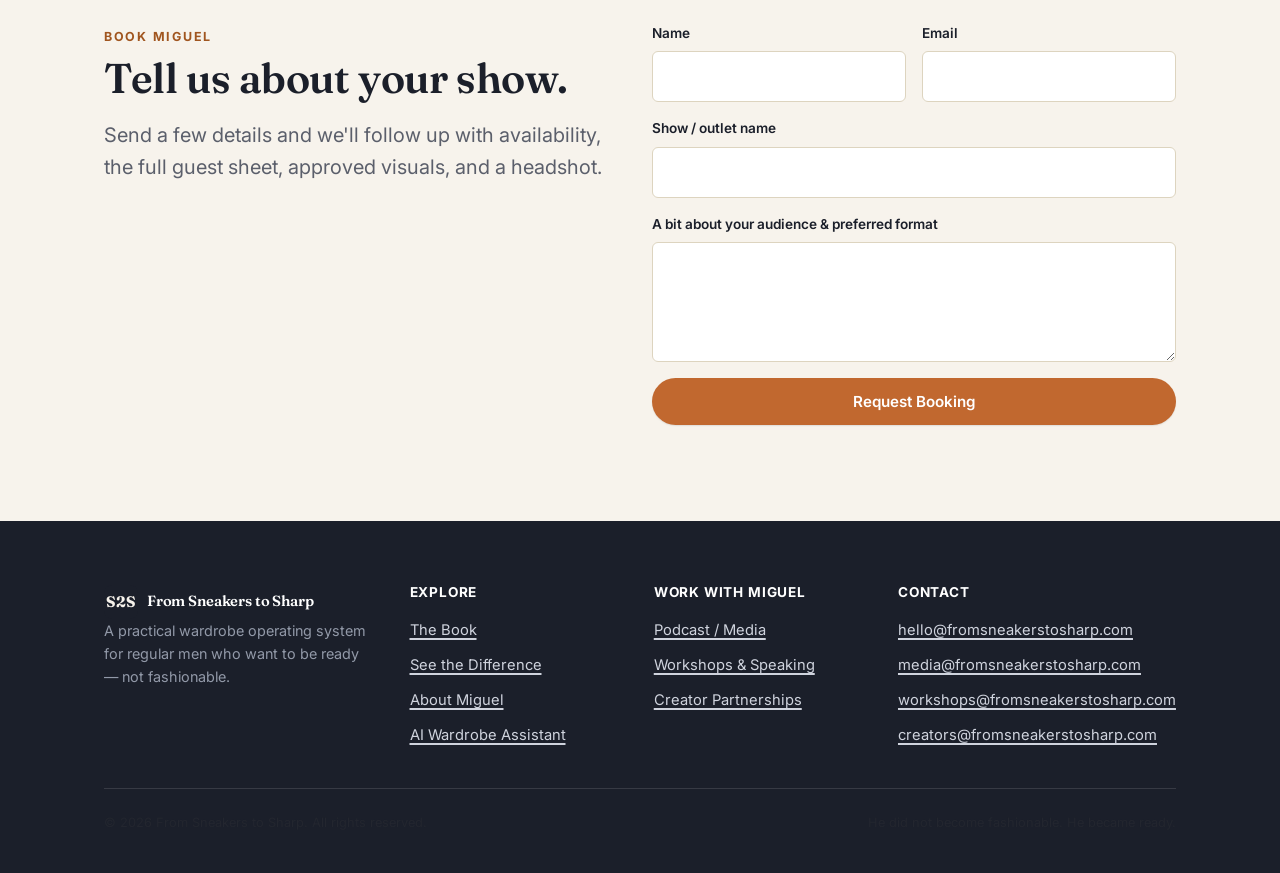
<file: media.html>
<!doctype html>
<html lang="en">
<head>
  <meta charset="UTF-8" />
  <meta name="viewport" content="width=device-width, initial-scale=1" />
  <title>Podcast &amp; Media | From Sneakers to Sharp</title>
  <meta name="description" content="Book Miguel Soto, author of From Sneakers to Sharp, for your podcast or media appearance. Guest sheet, topics, and origin story ready for your show." />
  <link rel="icon" type="image/svg+xml" href="assets/favicon.svg" />
  <link rel="canonical" href="https://fromsneakerstosharp.com/media.html" />

  <meta property="og:type" content="website" />
  <meta property="og:title" content="Podcast &amp; Media | From Sneakers to Sharp" />
  <meta property="og:description" content="Book Miguel for your podcast. Guest sheet, topics, and origin story ready for your show." />
  <meta property="og:url" content="https://fromsneakerstosharp.com/media.html" />
  <meta name="twitter:card" content="summary_large_image" />

  <link rel="preconnect" href="https://fonts.googleapis.com" />
  <link rel="preconnect" href="https://fonts.gstatic.com" crossorigin />
  <link href="https://fonts.googleapis.com/css2?family=Fraunces:opsz,wght@9..144,500;9..144,600;9..144,700&family=Inter:wght@400;500;600;700&display=swap" rel="stylesheet" />
  <link rel="stylesheet" href="css/styles.css" />
</head>
<body>
  <a class="skip-link" href="#main">Skip to content</a>

  <header class="site-header">
    <div class="container nav">
      <a href="index.html" class="brand">
        <span class="brand-mark" aria-hidden="true">S2S</span>
        From Sneakers to Sharp
      </a>
      <button class="nav-toggle" aria-label="Toggle menu" aria-expanded="false" aria-controls="primary-nav">
        <span class="nav-toggle-bars" aria-hidden="true"></span>
      </button>
      <ul class="nav-links" id="primary-nav">
        <li><a href="index.html">Home</a></li>
        <li><a href="book.html">The Book</a></li>
        <li><a href="see-the-difference.html">See the Difference</a></li>
        <li><a href="about.html">About Miguel</a></li>
        <li><a href="media.html" aria-current="page">Podcast / Media</a></li>
        <li><a href="workshops.html">Workshops</a></li>
        <li><a href="creators.html">Creators</a></li>
        <li><a href="ai-assistant.html">AI Assistant</a></li>
      </ul>
      <div class="nav-cta">
        <a href="about.html" class="btn btn--ghost btn--sm">About Miguel</a>
        <a href="#booking" class="btn btn--primary btn--sm">Book Miguel</a>
      </div>
    </div>
  </header>

  <main id="main">
    <section class="page-hero">
      <div class="container">
        <p class="breadcrumb"><a href="index.html">Home</a> / Podcast / Media</p>
        <p class="eyebrow">Podcast &amp; Media Kit</p>
        <h1>A useful guest, not a fashion commentator.</h1>
        <p class="lede">Miguel gives hosts a strong conversation about men, life transitions, preparedness, comfort, identity &mdash; and a simple wardrobe operating system regular men have never been given.</p>
        <div class="hero-actions">
          <a href="#booking" class="btn btn--primary">Book Miguel</a>
          <a href="mailto:media@fromsneakerstosharp.com" class="btn btn--ghost">Email media@fromsneakerstosharp.com</a>
        </div>
      </div>
    </section>

    <!-- BIO -->
    <section class="section">
      <div class="container grid grid--2" style="align-items:start;">
        <div>
          <h2>Short bio</h2>
          <p>
            Miguel Soto is the author of <em>From Sneakers to Sharp</em>, a practical
            wardrobe operating system for regular men who want to know how dressed up
            to be, what to wear, and what to buy next &mdash; without becoming fashion
            guys. After nearly twenty years in insurance and business, Miguel rebuilt
            his own wardrobe from the ground up and turned what worked into a
            repeatable system: Levels + Formulas, the 85% Principle, the Momentum Six,
            and Safe Foundation + Controlled Accent. He speaks with a peer voice, not a
            style-authority voice &mdash; &ldquo;I was this guy too.&rdquo;
          </p>
        </div>
        <div class="card">
          <div class="placeholder-frame" style="aspect-ratio:1;">Headshot placeholder</div>
          <p class="form-note" style="margin-top:var(--space-2);">High-resolution headshot and show art available on request.</p>
        </div>
      </div>
    </section>

    <!-- ORIGIN STORY LENGTHS -->
    <section class="section section--alt">
      <div class="container">
        <div class="section-head">
          <p class="eyebrow">The Origin Story</p>
          <h2>Ready in three lengths.</h2>
        </div>
        <div class="grid grid--3">
          <div class="card">
            <span class="badge">30 Seconds</span>
            <h3>The quick answer</h3>
            <p>A tight, conversational version for intros and quick-hit formats.</p>
          </div>
          <div class="card">
            <span class="badge">3 Minutes</span>
            <h3>The story version</h3>
            <p>Enough room for the 2020 context shift and why the system got built.</p>
          </div>
          <div class="card">
            <span class="badge">20&ndash;30 Minutes</span>
            <h3>The deep conversation</h3>
            <p>Full origin story, reader psychology, and the system in detail &mdash; delivered conversationally, never memorized.</p>
          </div>
        </div>
      </div>
    </section>

    <!-- TOPICS -->
    <section class="section">
      <div class="container">
        <div class="section-head">
          <p class="eyebrow">Discussion Topics</p>
          <h2>Hooks your audience will react to.</h2>
        </div>
        <div class="grid grid--2">
          <ul class="stack" style="list-style:none;padding:0;">
            <li class="card">&ldquo;Your life changed. Why didn't your wardrobe?&rdquo;</li>
            <li class="card">&ldquo;You don't need to become a fashion guy.&rdquo;</li>
            <li class="card">&ldquo;Why regular men were never given a clothing system.&rdquo;</li>
          </ul>
          <ul class="stack" style="list-style:none;padding:0;">
            <li class="card">&ldquo;The problem with trying to fix your husband's style.&rdquo;</li>
            <li class="card">&ldquo;Six purchases that can change a wardrobe.&rdquo;</li>
            <li class="card">&ldquo;You lost the weight. Now what do you wear?&rdquo;</li>
          </ul>
        </div>
        <blockquote class="callout callout--center" style="margin-top:var(--space-4);">
          &ldquo;If a student with a limited budget can use it to prepare for class,
          interviews, office work, and important events, most men can find a useful
          starting point in it.&rdquo;
        </blockquote>
      </div>
    </section>

    <!-- LANES -->
    <section class="section section--alt">
      <div class="container">
        <div class="section-head">
          <p class="eyebrow">Best-Fit Show Lanes</p>
          <h2>Where this conversation lands best.</h2>
        </div>
        <div class="cluster">
          <span class="badge">Men's Self-Improvement</span>
          <span class="badge">Fatherhood &amp; Family</span>
          <span class="badge">Midlife</span>
          <span class="badge">Entrepreneurship &amp; Sales</span>
          <span class="badge">Careers</span>
          <span class="badge">Relationships &amp; Marriage</span>
          <span class="badge">Health &amp; Weight-Loss Transformation</span>
          <span class="badge">Minimalism / Productivity</span>
          <span class="badge">Grooming</span>
          <span class="badge">Practical Lifestyle</span>
        </div>
      </div>
    </section>

    <!-- BOOKING FORM -->
    <section class="section" id="booking">
      <div class="container grid grid--2" style="align-items:start;">
        <div>
          <p class="eyebrow">Book Miguel</p>
          <h2>Tell us about your show.</h2>
          <p class="lede">Send a few details and we'll follow up with availability, the full guest sheet, approved visuals, and a headshot.</p>
        </div>
        <div>
          <form class="form js-form" novalidate>
            <div class="form-fields stack">
              <div class="form-row form-row--split">
                <div class="form-row">
                  <label for="media-name">Name</label>
                  <input type="text" id="media-name" name="name" required />
                </div>
                <div class="form-row">
                  <label for="media-email">Email</label>
                  <input type="email" id="media-email" name="email" required />
                </div>
              </div>
              <div class="form-row">
                <label for="media-show">Show / outlet name</label>
                <input type="text" id="media-show" name="show" required />
              </div>
              <div class="form-row">
                <label for="media-notes">A bit about your audience &amp; preferred format</label>
                <textarea id="media-notes" name="notes"></textarea>
              </div>
              <button type="submit" class="btn btn--primary btn--block">Request Booking</button>
            </div>
          </form>
          <div class="form-success" tabindex="-1">
            Thanks &mdash; your request is in. Expect a reply with the full media kit soon.
          </div>
        </div>
      </div>
    </section>
  </main>

  <footer class="site-footer">
    <div class="container">
      <div class="footer-grid">
        <div class="footer-brand">
          <a href="index.html" class="brand" style="color:#fff;">
            <span class="brand-mark" aria-hidden="true">S2S</span>
            From Sneakers to Sharp
          </a>
          <p>A practical wardrobe operating system for regular men who want to be ready &mdash; not fashionable.</p>
        </div>
        <div>
          <h4>Explore</h4>
          <ul class="footer-links">
            <li><a href="book.html">The Book</a></li>
            <li><a href="see-the-difference.html">See the Difference</a></li>
            <li><a href="about.html">About Miguel</a></li>
            <li><a href="ai-assistant.html">AI Wardrobe Assistant</a></li>
          </ul>
        </div>
        <div>
          <h4>Work With Miguel</h4>
          <ul class="footer-links">
            <li><a href="media.html">Podcast / Media</a></li>
            <li><a href="workshops.html">Workshops &amp; Speaking</a></li>
            <li><a href="creators.html">Creator Partnerships</a></li>
          </ul>
        </div>
        <div>
          <h4>Contact</h4>
          <ul class="footer-links">
            <li><a href="mailto:hello@fromsneakerstosharp.com">hello@fromsneakerstosharp.com</a></li>
            <li><a href="mailto:media@fromsneakerstosharp.com">media@fromsneakerstosharp.com</a></li>
            <li><a href="mailto:workshops@fromsneakerstosharp.com">workshops@fromsneakerstosharp.com</a></li>
            <li><a href="mailto:creators@fromsneakerstosharp.com">creators@fromsneakerstosharp.com</a></li>
          </ul>
        </div>
      </div>
      <div class="footer-bottom">
        <p>&copy; <span data-year></span> From Sneakers to Sharp. All rights reserved.</p>
        <p>He did not become fashionable. He became ready.</p>
      </div>
    </div>
  </footer>

  <script src="js/main.js"></script>
</body>
</html>
</file>
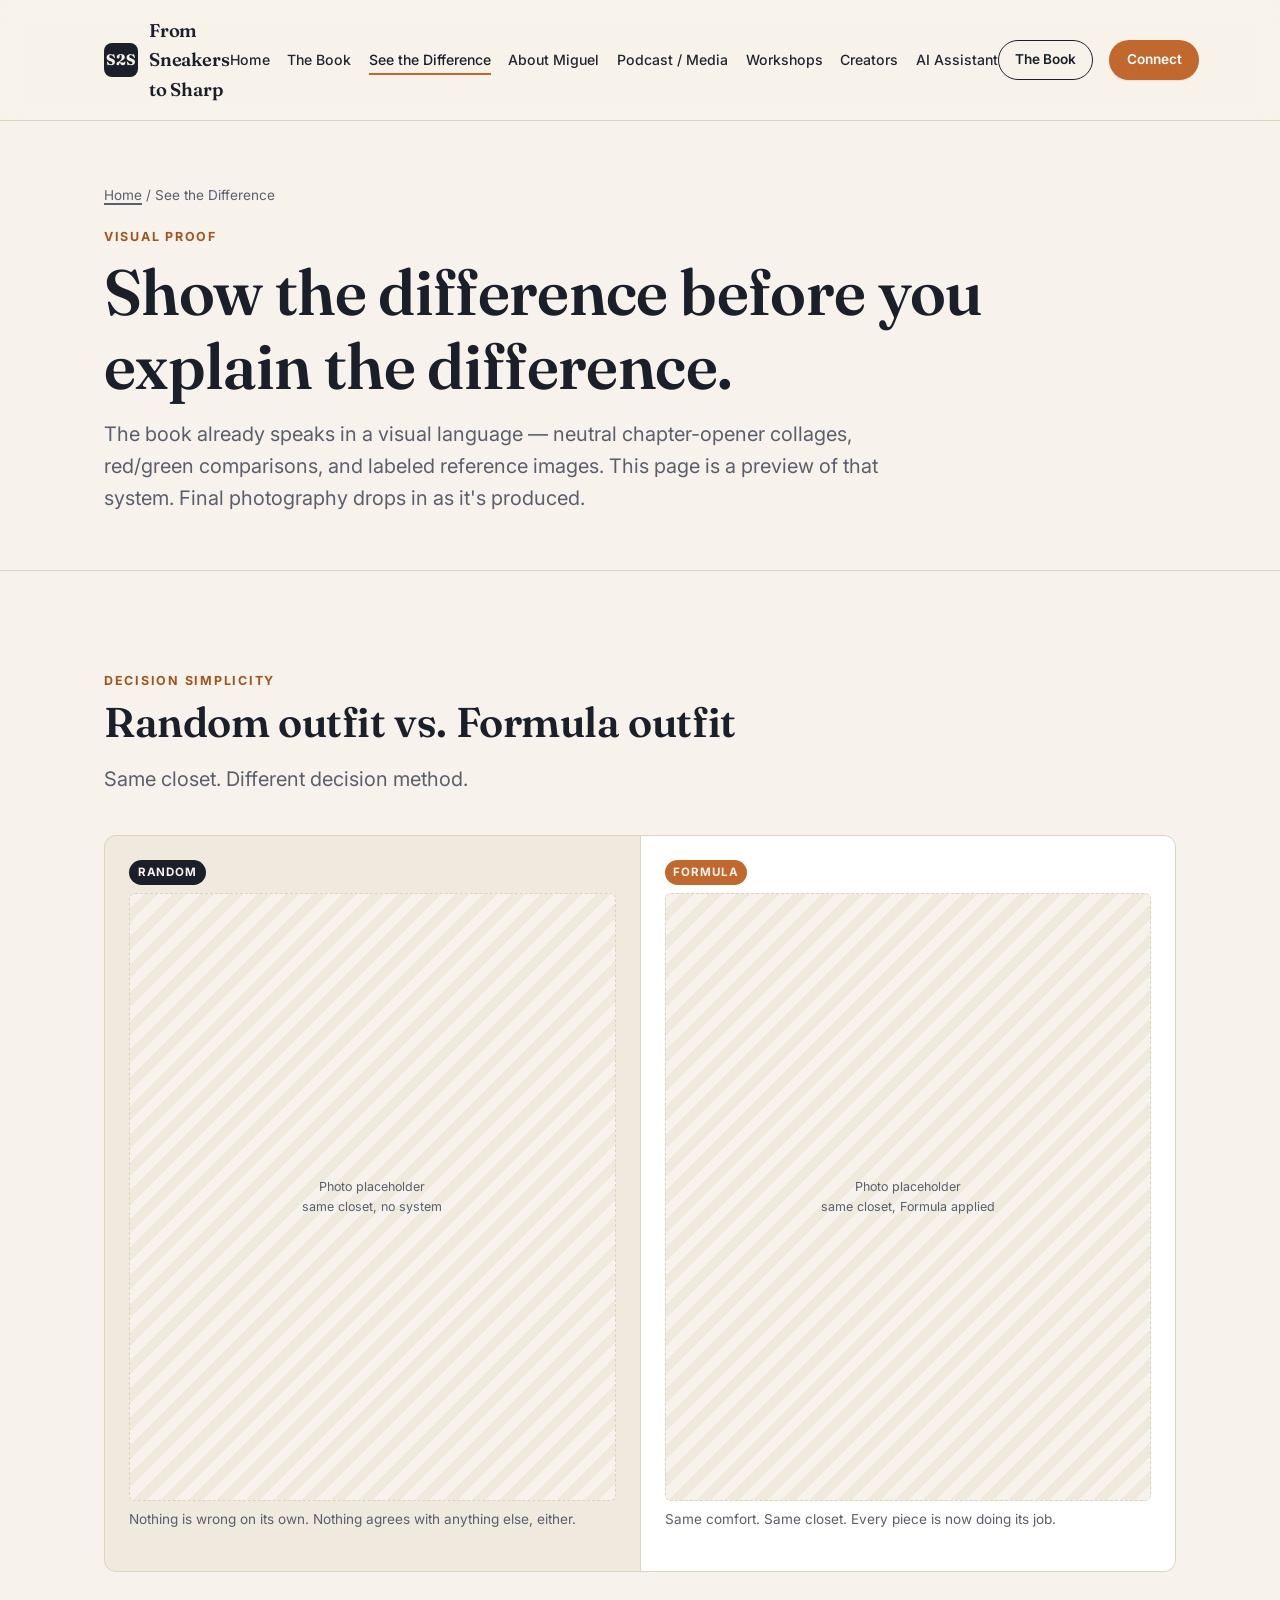
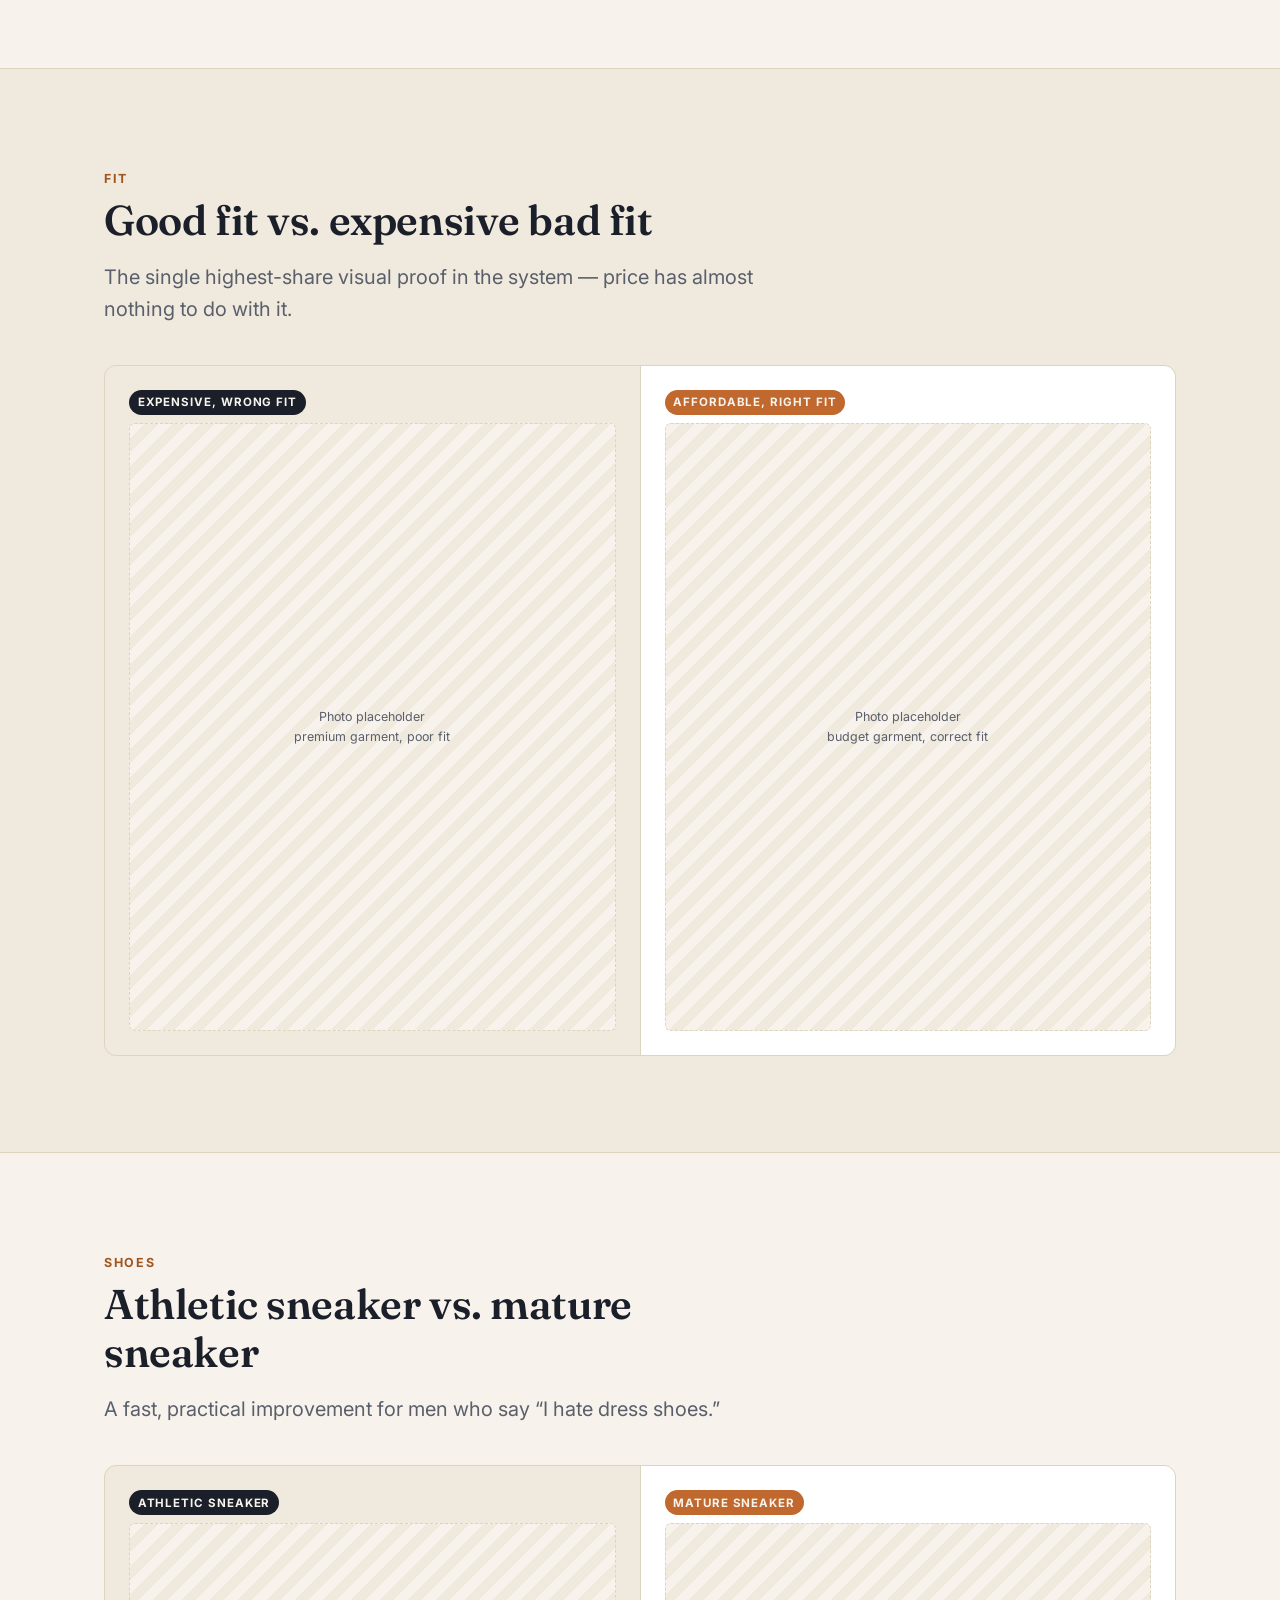
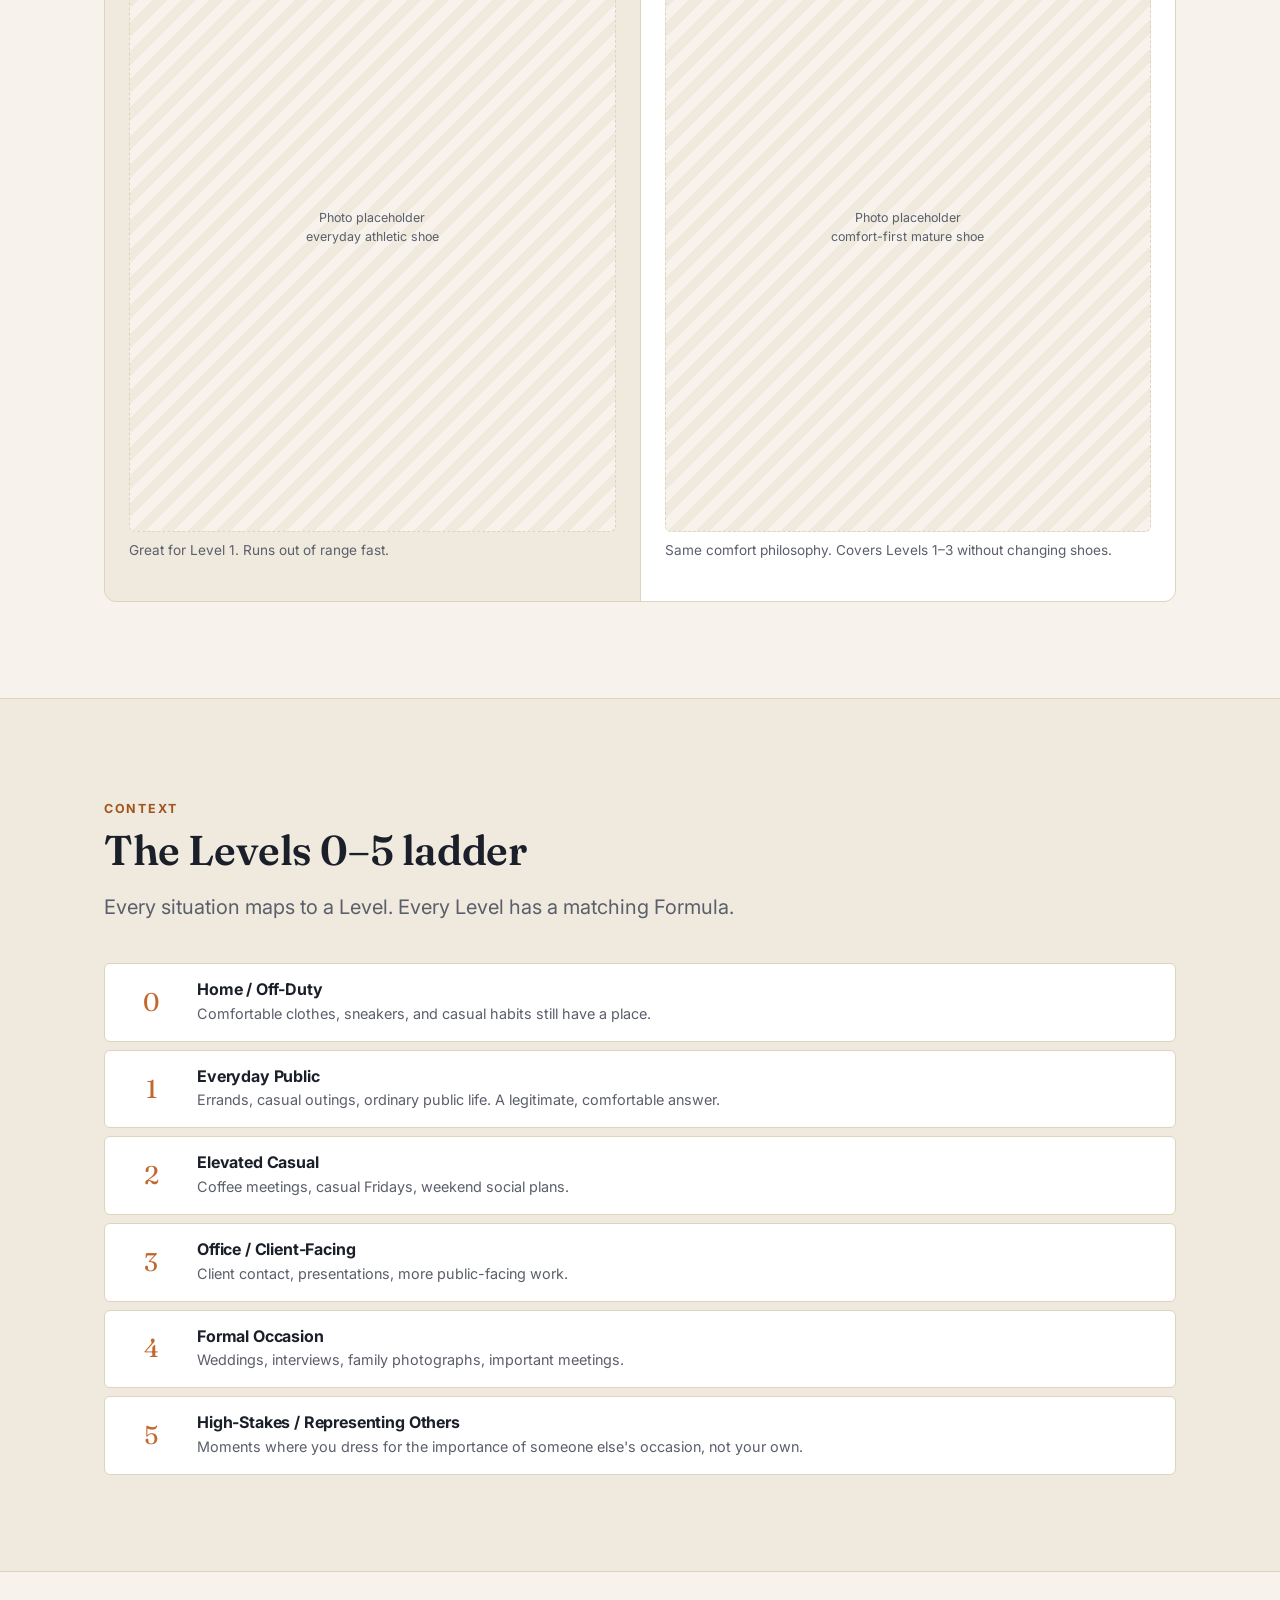
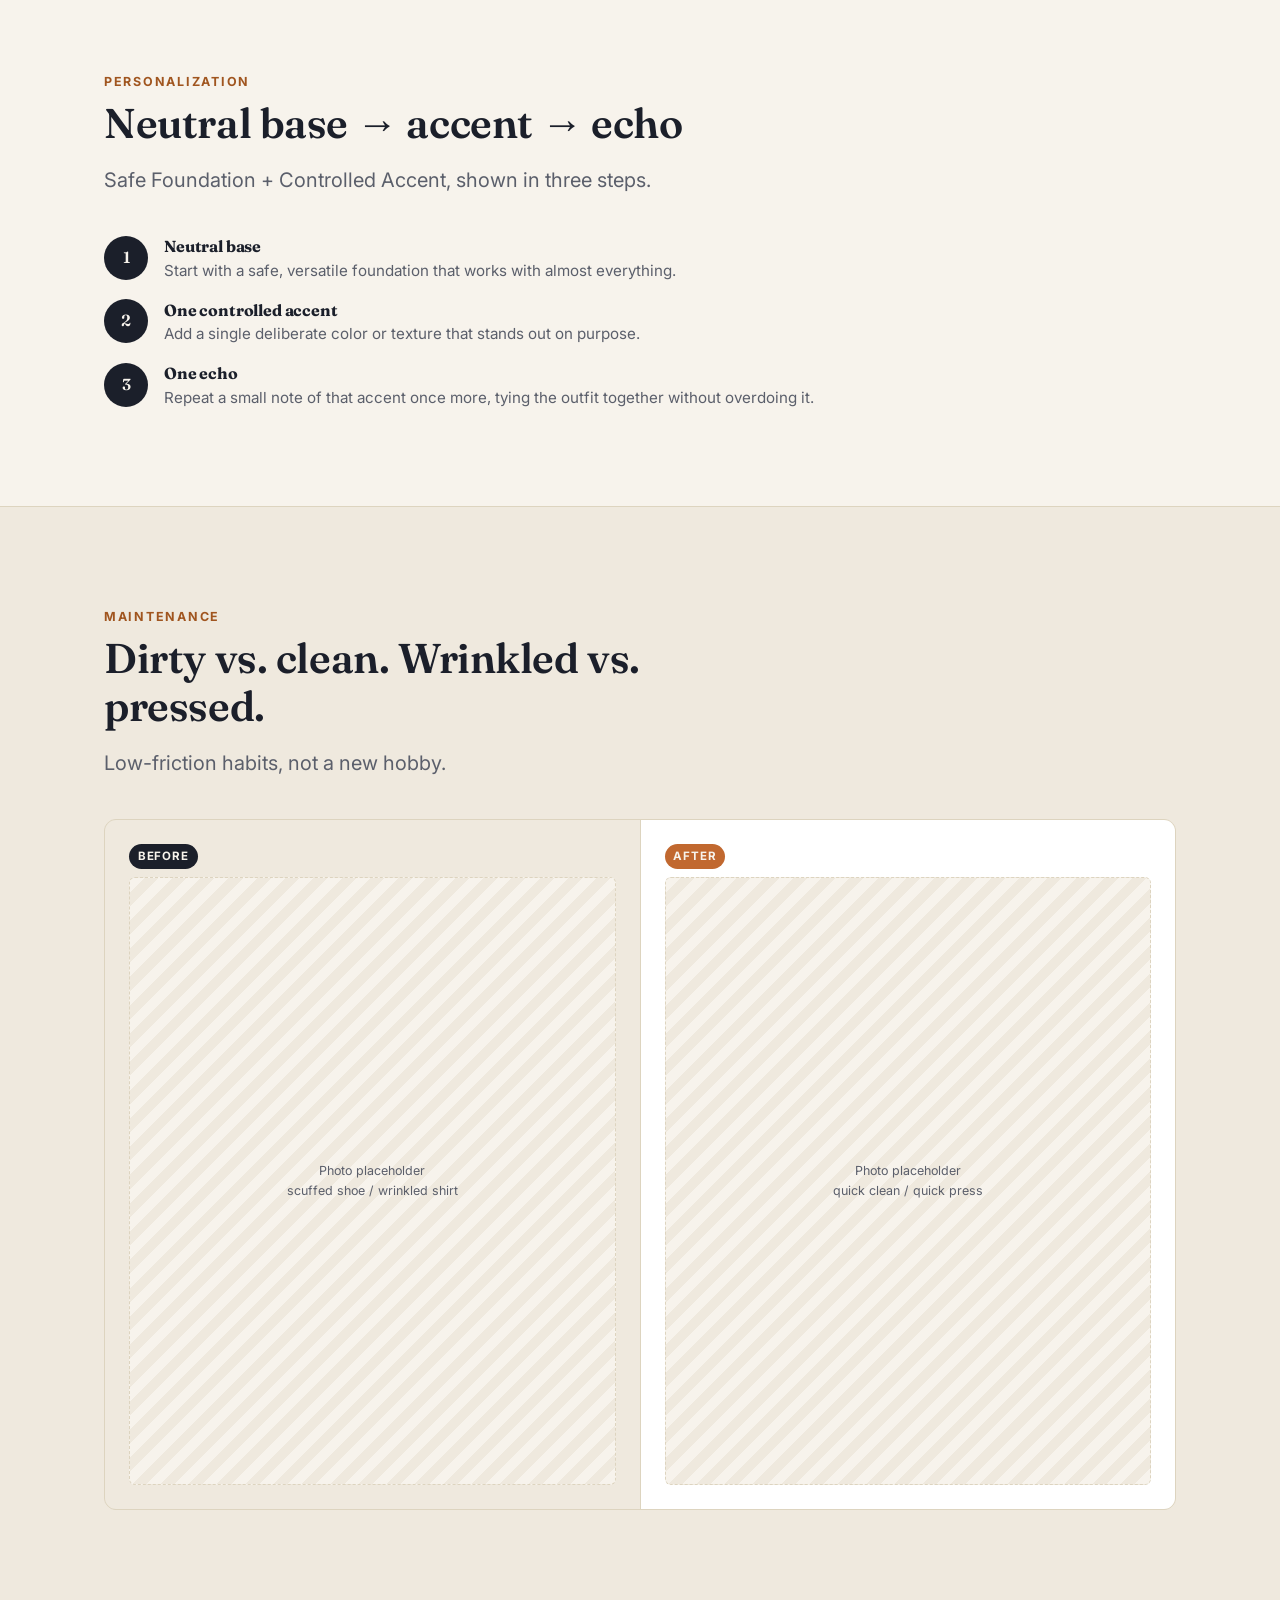
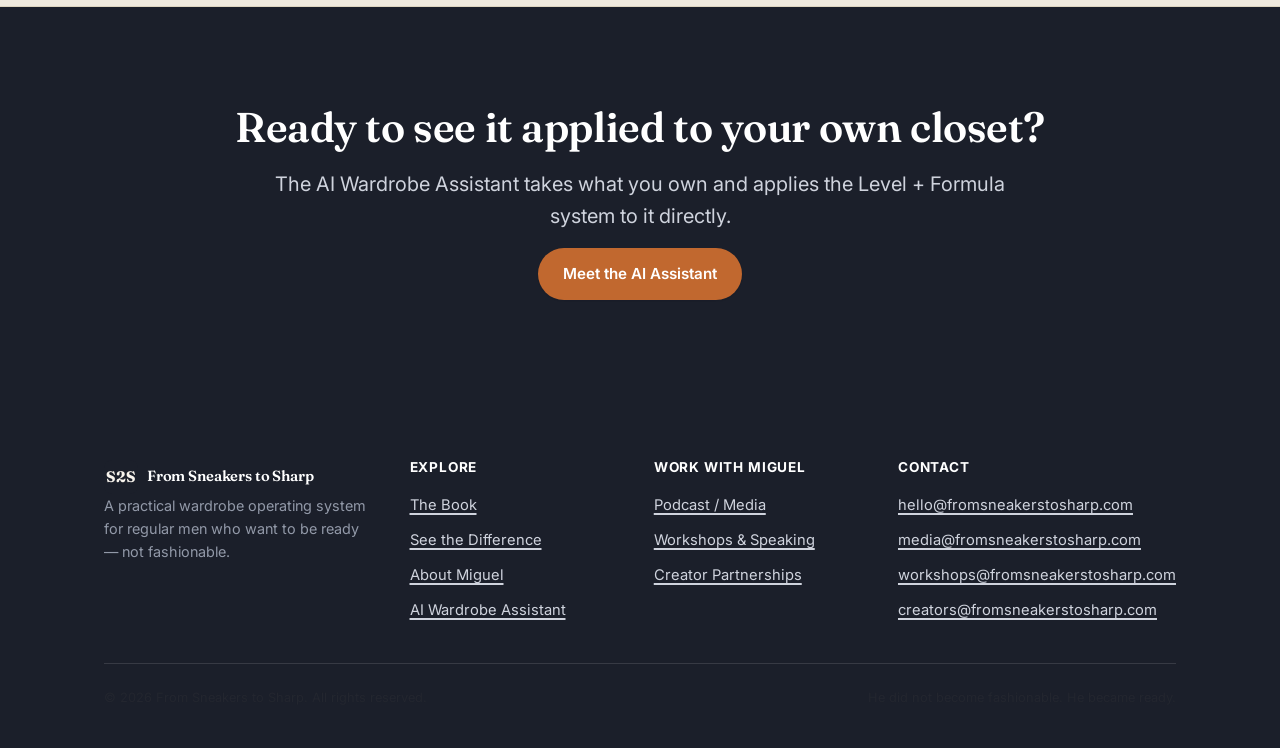
<file: see-the-difference.html>
<!doctype html>
<html lang="en">
<head>
  <meta charset="UTF-8" />
  <meta name="viewport" content="width=device-width, initial-scale=1" />
  <title>See the Difference | From Sneakers to Sharp</title>
  <meta name="description" content="Show the difference before you explain the difference. Visual proof of fit, shoes, Levels, Formulas, and personalization in From Sneakers to Sharp." />
  <link rel="icon" type="image/svg+xml" href="assets/favicon.svg" />
  <link rel="canonical" href="https://fromsneakerstosharp.com/see-the-difference.html" />

  <meta property="og:type" content="website" />
  <meta property="og:title" content="See the Difference | From Sneakers to Sharp" />
  <meta property="og:description" content="Visual proof: fit, shoes, Levels, Formulas, and personalization, side by side." />
  <meta property="og:url" content="https://fromsneakerstosharp.com/see-the-difference.html" />
  <meta name="twitter:card" content="summary_large_image" />

  <link rel="preconnect" href="https://fonts.googleapis.com" />
  <link rel="preconnect" href="https://fonts.gstatic.com" crossorigin />
  <link href="https://fonts.googleapis.com/css2?family=Fraunces:opsz,wght@9..144,500;9..144,600;9..144,700&family=Inter:wght@400;500;600;700&display=swap" rel="stylesheet" />
  <link rel="stylesheet" href="css/styles.css" />
</head>
<body>
  <a class="skip-link" href="#main">Skip to content</a>

  <header class="site-header">
    <div class="container nav">
      <a href="index.html" class="brand">
        <span class="brand-mark" aria-hidden="true">S2S</span>
        From Sneakers to Sharp
      </a>
      <button class="nav-toggle" aria-label="Toggle menu" aria-expanded="false" aria-controls="primary-nav">
        <span class="nav-toggle-bars" aria-hidden="true"></span>
      </button>
      <ul class="nav-links" id="primary-nav">
        <li><a href="index.html">Home</a></li>
        <li><a href="book.html">The Book</a></li>
        <li><a href="see-the-difference.html" aria-current="page">See the Difference</a></li>
        <li><a href="about.html">About Miguel</a></li>
        <li><a href="media.html">Podcast / Media</a></li>
        <li><a href="workshops.html">Workshops</a></li>
        <li><a href="creators.html">Creators</a></li>
        <li><a href="ai-assistant.html">AI Assistant</a></li>
      </ul>
      <div class="nav-cta">
        <a href="book.html" class="btn btn--ghost btn--sm">The Book</a>
        <a href="connect.html" class="btn btn--primary btn--sm">Connect</a>
      </div>
    </div>
  </header>

  <main id="main">
    <section class="page-hero">
      <div class="container">
        <p class="breadcrumb"><a href="index.html">Home</a> / See the Difference</p>
        <p class="eyebrow">Visual Proof</p>
        <h1>Show the difference before you explain the difference.</h1>
        <p class="lede">The book already speaks in a visual language &mdash; neutral chapter-opener collages, red/green comparisons, and labeled reference images. This page is a preview of that system. Final photography drops in as it's produced.</p>
      </div>
    </section>

    <!-- FORMULA VS RANDOM -->
    <section class="section">
      <div class="container">
        <div class="section-head">
          <p class="eyebrow">Decision Simplicity</p>
          <h2>Random outfit vs. Formula outfit</h2>
          <p class="lede">Same closet. Different decision method.</p>
        </div>
        <div class="compare">
          <div class="compare-side compare-side--before">
            <span class="compare-tag">Random</span>
            <div class="placeholder-frame">Photo placeholder<br />same closet, no system</div>
            <p style="font-size:0.85rem;color:var(--text-soft);">Nothing is wrong on its own. Nothing agrees with anything else, either.</p>
          </div>
          <div class="compare-side">
            <span class="compare-tag compare-tag--accent">Formula</span>
            <div class="placeholder-frame">Photo placeholder<br />same closet, Formula applied</div>
            <p style="font-size:0.85rem;color:var(--text-soft);">Same comfort. Same closet. Every piece is now doing its job.</p>
          </div>
        </div>
      </div>
    </section>

    <!-- FIT -->
    <section class="section section--alt">
      <div class="container">
        <div class="section-head">
          <p class="eyebrow">Fit</p>
          <h2>Good fit vs. expensive bad fit</h2>
          <p class="lede">The single highest-share visual proof in the system &mdash; price has almost nothing to do with it.</p>
        </div>
        <div class="compare">
          <div class="compare-side compare-side--before">
            <span class="compare-tag">Expensive, Wrong Fit</span>
            <div class="placeholder-frame">Photo placeholder<br />premium garment, poor fit</div>
          </div>
          <div class="compare-side">
            <span class="compare-tag compare-tag--accent">Affordable, Right Fit</span>
            <div class="placeholder-frame">Photo placeholder<br />budget garment, correct fit</div>
          </div>
        </div>
      </div>
    </section>

    <!-- SHOES -->
    <section class="section">
      <div class="container">
        <div class="section-head">
          <p class="eyebrow">Shoes</p>
          <h2>Athletic sneaker vs. mature sneaker</h2>
          <p class="lede">A fast, practical improvement for men who say &ldquo;I hate dress shoes.&rdquo;</p>
        </div>
        <div class="compare">
          <div class="compare-side compare-side--before">
            <span class="compare-tag">Athletic Sneaker</span>
            <div class="placeholder-frame">Photo placeholder<br />everyday athletic shoe</div>
            <p style="font-size:0.85rem;color:var(--text-soft);">Great for Level 1. Runs out of range fast.</p>
          </div>
          <div class="compare-side">
            <span class="compare-tag compare-tag--accent">Mature Sneaker</span>
            <div class="placeholder-frame">Photo placeholder<br />comfort-first mature shoe</div>
            <p style="font-size:0.85rem;color:var(--text-soft);">Same comfort philosophy. Covers Levels 1&ndash;3 without changing shoes.</p>
          </div>
        </div>
      </div>
    </section>

    <!-- LEVELS LADDER -->
    <section class="section section--alt">
      <div class="container">
        <div class="section-head">
          <p class="eyebrow">Context</p>
          <h2>The Levels 0&ndash;5 ladder</h2>
          <p class="lede">Every situation maps to a Level. Every Level has a matching Formula.</p>
        </div>
        <div class="levels">
          <div class="level-row"><span class="level-num">0</span><div><h4>Home / Off-Duty</h4><p>Comfortable clothes, sneakers, and casual habits still have a place.</p></div></div>
          <div class="level-row"><span class="level-num">1</span><div><h4>Everyday Public</h4><p>Errands, casual outings, ordinary public life. A legitimate, comfortable answer.</p></div></div>
          <div class="level-row"><span class="level-num">2</span><div><h4>Elevated Casual</h4><p>Coffee meetings, casual Fridays, weekend social plans.</p></div></div>
          <div class="level-row"><span class="level-num">3</span><div><h4>Office / Client-Facing</h4><p>Client contact, presentations, more public-facing work.</p></div></div>
          <div class="level-row"><span class="level-num">4</span><div><h4>Formal Occasion</h4><p>Weddings, interviews, family photographs, important meetings.</p></div></div>
          <div class="level-row"><span class="level-num">5</span><div><h4>High-Stakes / Representing Others</h4><p>Moments where you dress for the importance of someone else's occasion, not your own.</p></div></div>
        </div>
      </div>
    </section>

    <!-- PERSONALIZATION -->
    <section class="section">
      <div class="container">
        <div class="section-head">
          <p class="eyebrow">Personalization</p>
          <h2>Neutral base &rarr; accent &rarr; echo</h2>
          <p class="lede">Safe Foundation + Controlled Accent, shown in three steps.</p>
        </div>
        <div class="steps">
          <div class="step">
            <span class="step-num">1</span>
            <div>
              <h4>Neutral base</h4>
              <p>Start with a safe, versatile foundation that works with almost everything.</p>
            </div>
          </div>
          <div class="step">
            <span class="step-num">2</span>
            <div>
              <h4>One controlled accent</h4>
              <p>Add a single deliberate color or texture that stands out on purpose.</p>
            </div>
          </div>
          <div class="step">
            <span class="step-num">3</span>
            <div>
              <h4>One echo</h4>
              <p>Repeat a small note of that accent once more, tying the outfit together without overdoing it.</p>
            </div>
          </div>
        </div>
      </div>
    </section>

    <!-- MAINTENANCE -->
    <section class="section section--alt">
      <div class="container">
        <div class="section-head">
          <p class="eyebrow">Maintenance</p>
          <h2>Dirty vs. clean. Wrinkled vs. pressed.</h2>
          <p class="lede">Low-friction habits, not a new hobby.</p>
        </div>
        <div class="compare">
          <div class="compare-side compare-side--before">
            <span class="compare-tag">Before</span>
            <div class="placeholder-frame">Photo placeholder<br />scuffed shoe / wrinkled shirt</div>
          </div>
          <div class="compare-side">
            <span class="compare-tag compare-tag--accent">After</span>
            <div class="placeholder-frame">Photo placeholder<br />quick clean / quick press</div>
          </div>
        </div>
      </div>
    </section>

    <section class="section section--ink">
      <div class="container text-center">
        <h2>Ready to see it applied to your own closet?</h2>
        <p class="lede" style="margin-inline:auto;">The AI Wardrobe Assistant takes what you own and applies the Level + Formula system to it directly.</p>
        <a href="ai-assistant.html" class="btn btn--primary">Meet the AI Assistant</a>
      </div>
    </section>
  </main>

  <footer class="site-footer">
    <div class="container">
      <div class="footer-grid">
        <div class="footer-brand">
          <a href="index.html" class="brand" style="color:#fff;">
            <span class="brand-mark" aria-hidden="true">S2S</span>
            From Sneakers to Sharp
          </a>
          <p>A practical wardrobe operating system for regular men who want to be ready &mdash; not fashionable.</p>
        </div>
        <div>
          <h4>Explore</h4>
          <ul class="footer-links">
            <li><a href="book.html">The Book</a></li>
            <li><a href="see-the-difference.html">See the Difference</a></li>
            <li><a href="about.html">About Miguel</a></li>
            <li><a href="ai-assistant.html">AI Wardrobe Assistant</a></li>
          </ul>
        </div>
        <div>
          <h4>Work With Miguel</h4>
          <ul class="footer-links">
            <li><a href="media.html">Podcast / Media</a></li>
            <li><a href="workshops.html">Workshops &amp; Speaking</a></li>
            <li><a href="creators.html">Creator Partnerships</a></li>
          </ul>
        </div>
        <div>
          <h4>Contact</h4>
          <ul class="footer-links">
            <li><a href="mailto:hello@fromsneakerstosharp.com">hello@fromsneakerstosharp.com</a></li>
            <li><a href="mailto:media@fromsneakerstosharp.com">media@fromsneakerstosharp.com</a></li>
            <li><a href="mailto:workshops@fromsneakerstosharp.com">workshops@fromsneakerstosharp.com</a></li>
            <li><a href="mailto:creators@fromsneakerstosharp.com">creators@fromsneakerstosharp.com</a></li>
          </ul>
        </div>
      </div>
      <div class="footer-bottom">
        <p>&copy; <span data-year></span> From Sneakers to Sharp. All rights reserved.</p>
        <p>He did not become fashionable. He became ready.</p>
      </div>
    </div>
  </footer>

  <script src="js/main.js"></script>
</body>
</html>
</file>
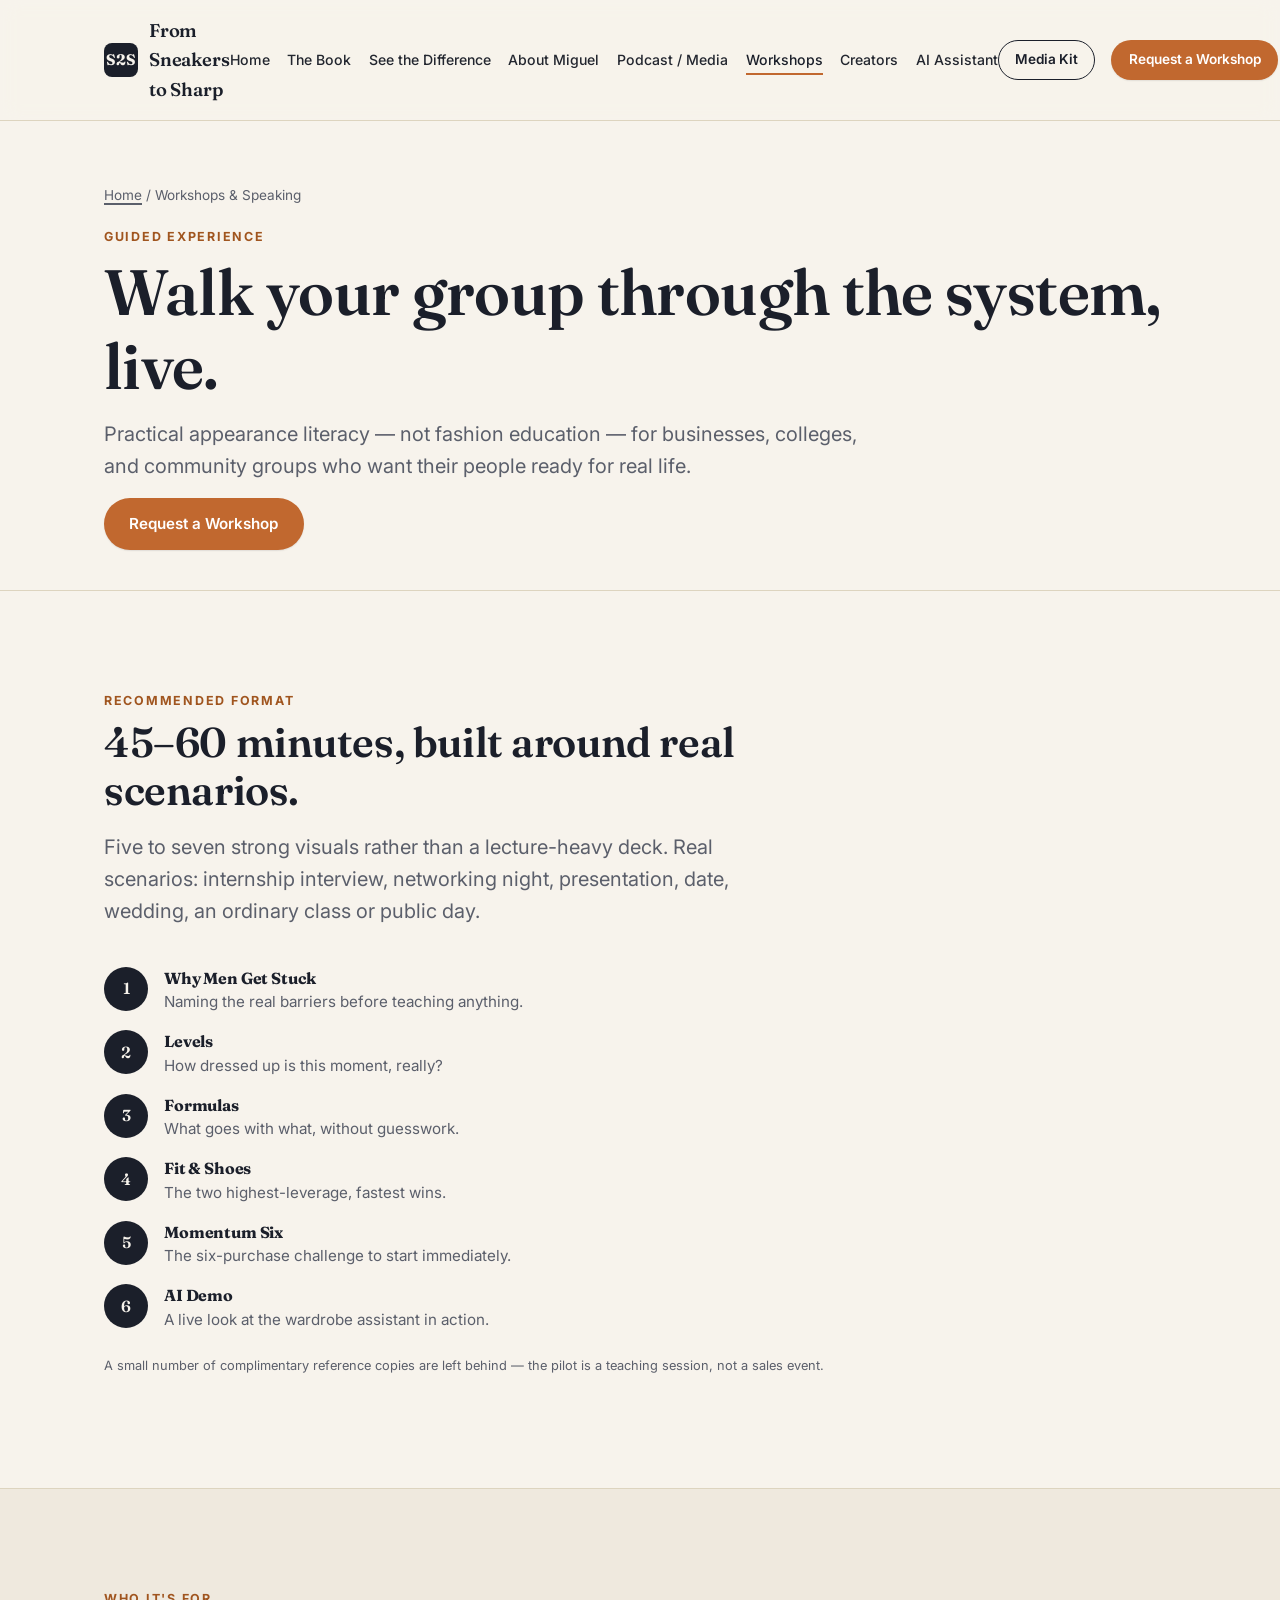
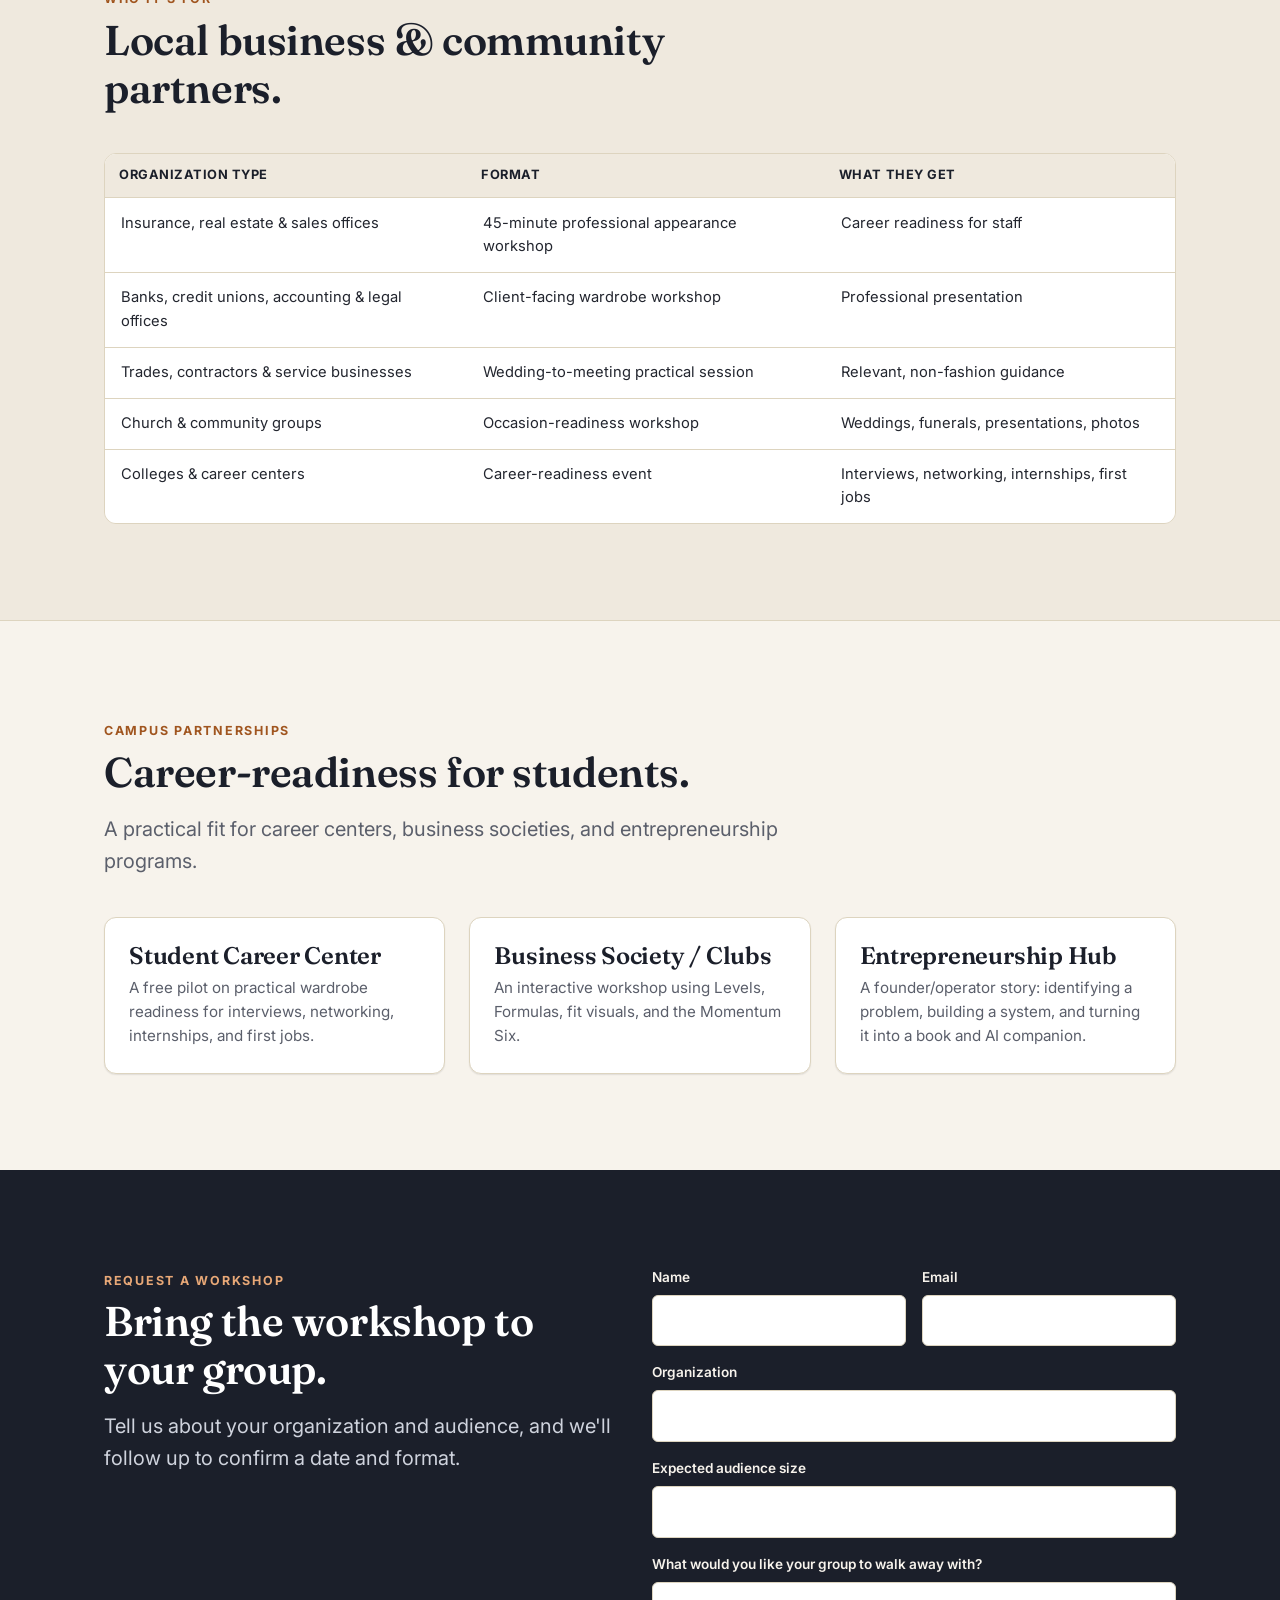
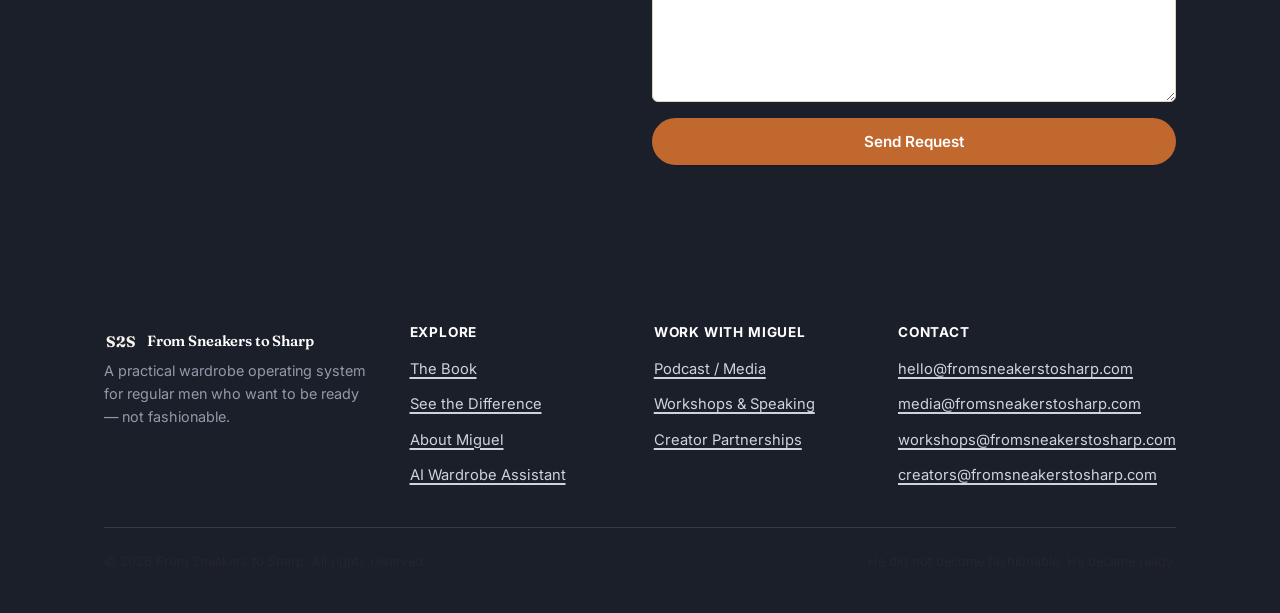
<file: workshops.html>
<!doctype html>
<html lang="en">
<head>
  <meta charset="UTF-8" />
  <meta name="viewport" content="width=device-width, initial-scale=1" />
  <title>Workshops &amp; Speaking | From Sneakers to Sharp</title>
  <meta name="description" content="Bring the From Sneakers to Sharp system to your business, college, or community group. A practical, live 45-60 minute wardrobe-readiness workshop." />
  <link rel="icon" type="image/svg+xml" href="assets/favicon.svg" />
  <link rel="canonical" href="https://fromsneakerstosharp.com/workshops.html" />

  <meta property="og:type" content="website" />
  <meta property="og:title" content="Workshops &amp; Speaking | From Sneakers to Sharp" />
  <meta property="og:description" content="A live wardrobe-readiness workshop for businesses, colleges, and community groups." />
  <meta property="og:url" content="https://fromsneakerstosharp.com/workshops.html" />
  <meta name="twitter:card" content="summary_large_image" />

  <link rel="preconnect" href="https://fonts.googleapis.com" />
  <link rel="preconnect" href="https://fonts.gstatic.com" crossorigin />
  <link href="https://fonts.googleapis.com/css2?family=Fraunces:opsz,wght@9..144,500;9..144,600;9..144,700&family=Inter:wght@400;500;600;700&display=swap" rel="stylesheet" />
  <link rel="stylesheet" href="css/styles.css" />
</head>
<body>
  <a class="skip-link" href="#main">Skip to content</a>

  <header class="site-header">
    <div class="container nav">
      <a href="index.html" class="brand">
        <span class="brand-mark" aria-hidden="true">S2S</span>
        From Sneakers to Sharp
      </a>
      <button class="nav-toggle" aria-label="Toggle menu" aria-expanded="false" aria-controls="primary-nav">
        <span class="nav-toggle-bars" aria-hidden="true"></span>
      </button>
      <ul class="nav-links" id="primary-nav">
        <li><a href="index.html">Home</a></li>
        <li><a href="book.html">The Book</a></li>
        <li><a href="see-the-difference.html">See the Difference</a></li>
        <li><a href="about.html">About Miguel</a></li>
        <li><a href="media.html">Podcast / Media</a></li>
        <li><a href="workshops.html" aria-current="page">Workshops</a></li>
        <li><a href="creators.html">Creators</a></li>
        <li><a href="ai-assistant.html">AI Assistant</a></li>
      </ul>
      <div class="nav-cta">
        <a href="media.html" class="btn btn--ghost btn--sm">Media Kit</a>
        <a href="#request" class="btn btn--primary btn--sm">Request a Workshop</a>
      </div>
    </div>
  </header>

  <main id="main">
    <section class="page-hero">
      <div class="container">
        <p class="breadcrumb"><a href="index.html">Home</a> / Workshops &amp; Speaking</p>
        <p class="eyebrow">Guided Experience</p>
        <h1>Walk your group through the system, live.</h1>
        <p class="lede">Practical appearance literacy &mdash; not fashion education &mdash; for businesses, colleges, and community groups who want their people ready for real life.</p>
        <a href="#request" class="btn btn--primary">Request a Workshop</a>
      </div>
    </section>

    <!-- FORMAT -->
    <section class="section">
      <div class="container">
        <div class="section-head">
          <p class="eyebrow">Recommended Format</p>
          <h2>45&ndash;60 minutes, built around real scenarios.</h2>
          <p class="lede">Five to seven strong visuals rather than a lecture-heavy deck. Real scenarios: internship interview, networking night, presentation, date, wedding, an ordinary class or public day.</p>
        </div>
        <div class="steps">
          <div class="step"><span class="step-num">1</span><div><h4>Why Men Get Stuck</h4><p>Naming the real barriers before teaching anything.</p></div></div>
          <div class="step"><span class="step-num">2</span><div><h4>Levels</h4><p>How dressed up is this moment, really?</p></div></div>
          <div class="step"><span class="step-num">3</span><div><h4>Formulas</h4><p>What goes with what, without guesswork.</p></div></div>
          <div class="step"><span class="step-num">4</span><div><h4>Fit &amp; Shoes</h4><p>The two highest-leverage, fastest wins.</p></div></div>
          <div class="step"><span class="step-num">5</span><div><h4>Momentum Six</h4><p>The six-purchase challenge to start immediately.</p></div></div>
          <div class="step"><span class="step-num">6</span><div><h4>AI Demo</h4><p>A live look at the wardrobe assistant in action.</p></div></div>
        </div>
        <p class="form-note" style="margin-top:var(--space-3);">A small number of complimentary reference copies are left behind &mdash; the pilot is a teaching session, not a sales event.</p>
      </div>
    </section>

    <!-- AUDIENCES -->
    <section class="section section--alt">
      <div class="container">
        <div class="section-head">
          <p class="eyebrow">Who It's For</p>
          <h2>Local business &amp; community partners.</h2>
        </div>
        <div class="table-wrap">
          <table>
            <thead>
              <tr><th>Organization Type</th><th>Format</th><th>What They Get</th></tr>
            </thead>
            <tbody>
              <tr><td>Insurance, real estate &amp; sales offices</td><td>45-minute professional appearance workshop</td><td>Career readiness for staff</td></tr>
              <tr><td>Banks, credit unions, accounting &amp; legal offices</td><td>Client-facing wardrobe workshop</td><td>Professional presentation</td></tr>
              <tr><td>Trades, contractors &amp; service businesses</td><td>Wedding-to-meeting practical session</td><td>Relevant, non-fashion guidance</td></tr>
              <tr><td>Church &amp; community groups</td><td>Occasion-readiness workshop</td><td>Weddings, funerals, presentations, photos</td></tr>
              <tr><td>Colleges &amp; career centers</td><td>Career-readiness event</td><td>Interviews, networking, internships, first jobs</td></tr>
            </tbody>
          </table>
        </div>
      </div>
    </section>

    <!-- CAMPUS -->
    <section class="section">
      <div class="container">
        <div class="section-head">
          <p class="eyebrow">Campus Partnerships</p>
          <h2>Career-readiness for students.</h2>
          <p class="lede">A practical fit for career centers, business societies, and entrepreneurship programs.</p>
        </div>
        <div class="grid grid--3">
          <div class="card">
            <h3>Student Career Center</h3>
            <p>A free pilot on practical wardrobe readiness for interviews, networking, internships, and first jobs.</p>
          </div>
          <div class="card">
            <h3>Business Society / Clubs</h3>
            <p>An interactive workshop using Levels, Formulas, fit visuals, and the Momentum Six.</p>
          </div>
          <div class="card">
            <h3>Entrepreneurship Hub</h3>
            <p>A founder/operator story: identifying a problem, building a system, and turning it into a book and AI companion.</p>
          </div>
        </div>
      </div>
    </section>

    <!-- REQUEST FORM -->
    <section class="section section--ink" id="request">
      <div class="container grid grid--2" style="align-items:start;">
        <div>
          <p class="eyebrow">Request a Workshop</p>
          <h2>Bring the workshop to your group.</h2>
          <p class="lede">Tell us about your organization and audience, and we'll follow up to confirm a date and format.</p>
        </div>
        <div>
          <form class="form js-form" novalidate>
            <div class="form-fields stack">
              <div class="form-row form-row--split">
                <div class="form-row">
                  <label for="ws-name">Name</label>
                  <input type="text" id="ws-name" name="name" required />
                </div>
                <div class="form-row">
                  <label for="ws-email">Email</label>
                  <input type="email" id="ws-email" name="email" required />
                </div>
              </div>
              <div class="form-row">
                <label for="ws-org">Organization</label>
                <input type="text" id="ws-org" name="organization" required />
              </div>
              <div class="form-row">
                <label for="ws-size">Expected audience size</label>
                <input type="text" id="ws-size" name="size" />
              </div>
              <div class="form-row">
                <label for="ws-notes">What would you like your group to walk away with?</label>
                <textarea id="ws-notes" name="notes"></textarea>
              </div>
              <button type="submit" class="btn btn--primary btn--block">Send Request</button>
            </div>
          </form>
          <div class="form-success" tabindex="-1">
            Thanks &mdash; your workshop request is in. We'll follow up shortly.
          </div>
        </div>
      </div>
    </section>
  </main>

  <footer class="site-footer">
    <div class="container">
      <div class="footer-grid">
        <div class="footer-brand">
          <a href="index.html" class="brand" style="color:#fff;">
            <span class="brand-mark" aria-hidden="true">S2S</span>
            From Sneakers to Sharp
          </a>
          <p>A practical wardrobe operating system for regular men who want to be ready &mdash; not fashionable.</p>
        </div>
        <div>
          <h4>Explore</h4>
          <ul class="footer-links">
            <li><a href="book.html">The Book</a></li>
            <li><a href="see-the-difference.html">See the Difference</a></li>
            <li><a href="about.html">About Miguel</a></li>
            <li><a href="ai-assistant.html">AI Wardrobe Assistant</a></li>
          </ul>
        </div>
        <div>
          <h4>Work With Miguel</h4>
          <ul class="footer-links">
            <li><a href="media.html">Podcast / Media</a></li>
            <li><a href="workshops.html">Workshops &amp; Speaking</a></li>
            <li><a href="creators.html">Creator Partnerships</a></li>
          </ul>
        </div>
        <div>
          <h4>Contact</h4>
          <ul class="footer-links">
            <li><a href="mailto:hello@fromsneakerstosharp.com">hello@fromsneakerstosharp.com</a></li>
            <li><a href="mailto:media@fromsneakerstosharp.com">media@fromsneakerstosharp.com</a></li>
            <li><a href="mailto:workshops@fromsneakerstosharp.com">workshops@fromsneakerstosharp.com</a></li>
            <li><a href="mailto:creators@fromsneakerstosharp.com">creators@fromsneakerstosharp.com</a></li>
          </ul>
        </div>
      </div>
      <div class="footer-bottom">
        <p>&copy; <span data-year></span> From Sneakers to Sharp. All rights reserved.</p>
        <p>He did not become fashionable. He became ready.</p>
      </div>
    </div>
  </footer>

  <script src="js/main.js"></script>
</body>
</html>
</file>
<file: css/styles.css>
/* =========================================================
   FROM SNEAKERS TO SHARP — Design System
   Safe Foundation + Controlled Accent, applied to the site itself:
   one neutral base, one accent, one echo tone. Nothing more.
   ========================================================= */

:root {
  /* Safe Foundation */
  --ink: #1b1f2a;
  --ink-soft: #2e3342;
  --paper: #f7f3ec;
  --paper-alt: #efe9de;
  --line: #ddd4bf;
  --text: #23262f;
  --text-soft: #5b5f6b;
  --white: #ffffff;

  /* Controlled Accent */
  --accent: #c1682f;
  --accent-dark: #a0551f;
  --accent-tint: #f4e3d5;

  /* One Echo */
  --echo: #7c6a3f;

  /* Type */
  --font-display: "Fraunces", "Iowan Old Style", "Georgia", serif;
  --font-body: "Inter", "Segoe UI", system-ui, -apple-system, sans-serif;

  /* Scale */
  --space-1: 0.5rem;
  --space-2: 1rem;
  --space-3: 1.5rem;
  --space-4: 2.5rem;
  --space-5: 4rem;
  --space-6: 6rem;

  --radius-sm: 6px;
  --radius-md: 12px;
  --radius-lg: 20px;

  --shadow-sm: 0 1px 2px rgba(27, 31, 42, 0.06), 0 1px 1px rgba(27, 31, 42, 0.04);
  --shadow-md: 0 12px 28px -12px rgba(27, 31, 42, 0.25);
  --shadow-lg: 0 24px 48px -16px rgba(27, 31, 42, 0.3);

  --max-width: 1120px;
  --transition: 180ms ease;
}

/* ---------- Reset ---------- */
*,
*::before,
*::after {
  box-sizing: border-box;
}

html {
  scroll-behavior: smooth;
}

body {
  margin: 0;
  background: var(--paper);
  color: var(--text);
  font-family: var(--font-body);
  font-size: 16px;
  line-height: 1.6;
  -webkit-font-smoothing: antialiased;
}

img,
svg {
  max-width: 100%;
  display: block;
}

a {
  color: var(--accent-dark);
  text-decoration-thickness: 1.5px;
  text-underline-offset: 3px;
}

a:hover {
  color: var(--accent);
}

ul,
ol {
  padding-left: 1.25em;
}

h1,
h2,
h3,
h4 {
  font-family: var(--font-display);
  color: var(--ink);
  line-height: 1.15;
  margin: 0 0 var(--space-2);
  letter-spacing: -0.01em;
}

h1 {
  font-size: clamp(2.4rem, 4.2vw + 1rem, 4rem);
  font-weight: 600;
}

h2 {
  font-size: clamp(1.8rem, 2.2vw + 1rem, 2.6rem);
  font-weight: 600;
}

h3 {
  font-size: clamp(1.25rem, 1vw + 1rem, 1.5rem);
  font-weight: 600;
}

p {
  margin: 0 0 var(--space-2);
  color: var(--text);
}

.lede {
  font-size: clamp(1.05rem, 0.4vw + 1rem, 1.25rem);
  color: var(--text-soft);
  max-width: 60ch;
}

.visually-hidden {
  position: absolute;
  width: 1px;
  height: 1px;
  overflow: hidden;
  clip: rect(0 0 0 0);
  white-space: nowrap;
}

.skip-link {
  position: absolute;
  left: -999px;
  top: auto;
  background: var(--ink);
  color: var(--white);
  padding: 0.75em 1.25em;
  z-index: 1000;
  border-radius: var(--radius-sm);
}

.skip-link:focus {
  left: var(--space-2);
  top: var(--space-2);
}

/* ---------- Layout ---------- */
.container {
  width: 100%;
  max-width: var(--max-width);
  margin-inline: auto;
  padding-inline: var(--space-3);
}

.section {
  padding-block: var(--space-6);
}

.section--tight {
  padding-block: var(--space-5);
}

.section--alt {
  background: var(--paper-alt);
  border-top: 1px solid var(--line);
  border-bottom: 1px solid var(--line);
}

.section--ink {
  background: var(--ink);
  color: var(--paper);
  border-top: 1px solid var(--ink);
}

.section--ink h1,
.section--ink h2,
.section--ink h3 {
  color: var(--white);
}

.section--ink p,
.section--ink .lede {
  color: #cfd3dd;
}

.section--ink label {
  color: var(--paper);
}

.section--ink .form-note {
  color: #9299a8;
}

.section-head {
  max-width: 68ch;
  margin-bottom: var(--space-4);
}

.eyebrow {
  display: inline-flex;
  align-items: center;
  gap: 0.5em;
  font-family: var(--font-body);
  font-size: 0.78rem;
  font-weight: 700;
  letter-spacing: 0.14em;
  text-transform: uppercase;
  color: var(--accent-dark);
  margin-bottom: var(--space-1);
}

.section--ink .eyebrow {
  color: #e8a877;
}

.grid {
  display: grid;
  gap: var(--space-3);
}

.grid--2 {
  grid-template-columns: repeat(2, 1fr);
}

.grid--3 {
  grid-template-columns: repeat(3, 1fr);
}

.grid--4 {
  grid-template-columns: repeat(4, 1fr);
}

@media (max-width: 900px) {
  .grid--3,
  .grid--4 {
    grid-template-columns: repeat(2, 1fr);
  }
}

@media (max-width: 640px) {
  .grid--2,
  .grid--3,
  .grid--4 {
    grid-template-columns: 1fr;
  }
}

.stack {
  display: flex;
  flex-direction: column;
  gap: var(--space-2);
}

.cluster {
  display: flex;
  flex-wrap: wrap;
  gap: var(--space-2);
  align-items: center;
}

.text-center {
  text-align: center;
  margin-inline: auto;
}

/* ---------- Buttons ---------- */
.btn {
  display: inline-flex;
  align-items: center;
  justify-content: center;
  gap: 0.5em;
  padding: 0.85em 1.6em;
  border-radius: 999px;
  font-family: var(--font-body);
  font-weight: 600;
  font-size: 0.95rem;
  text-decoration: none;
  border: 1.5px solid transparent;
  cursor: pointer;
  transition: transform var(--transition), background var(--transition),
    border-color var(--transition), color var(--transition), box-shadow var(--transition);
  white-space: nowrap;
}

.btn:hover {
  transform: translateY(-1px);
}

.btn:active {
  transform: translateY(0);
}

.btn--primary {
  background: var(--accent);
  color: var(--white);
  box-shadow: var(--shadow-sm);
}

.btn--primary:hover {
  background: var(--accent-dark);
  color: var(--white);
}

.btn--ghost {
  background: transparent;
  color: var(--ink);
  border-color: var(--ink);
}

.btn--ghost:hover {
  background: var(--ink);
  color: var(--white);
}

.section--ink .btn--ghost {
  color: var(--white);
  border-color: rgba(255, 255, 255, 0.5);
}

.section--ink .btn--ghost:hover {
  background: var(--white);
  color: var(--ink);
}

.btn--light {
  background: var(--white);
  color: var(--ink);
}

.btn--light:hover {
  background: var(--paper-alt);
}

.btn--sm {
  padding: 0.6em 1.2em;
  font-size: 0.85rem;
}

.btn--block {
  width: 100%;
}

/* ---------- Header / Nav ---------- */
.site-header {
  position: sticky;
  top: 0;
  z-index: 100;
  background: rgba(247, 243, 236, 0.92);
  backdrop-filter: saturate(180%) blur(10px);
  border-bottom: 1px solid var(--line);
}

.nav {
  display: flex;
  align-items: center;
  justify-content: space-between;
  padding-block: var(--space-2);
}

.brand {
  display: flex;
  align-items: center;
  gap: 0.6em;
  font-family: var(--font-display);
  font-weight: 600;
  font-size: 1.15rem;
  color: var(--ink);
  text-decoration: none;
  letter-spacing: -0.01em;
}

.brand:hover {
  color: var(--ink);
}

.brand-mark {
  width: 34px;
  height: 34px;
  border-radius: 8px;
  background: var(--ink);
  color: var(--paper);
  display: inline-flex;
  align-items: center;
  justify-content: center;
  font-family: var(--font-display);
  font-size: 0.95rem;
  font-weight: 700;
  flex-shrink: 0;
}

.nav-toggle {
  display: none;
  background: transparent;
  border: 1.5px solid var(--ink);
  border-radius: var(--radius-sm);
  width: 42px;
  height: 38px;
  cursor: pointer;
  align-items: center;
  justify-content: center;
}

.nav-toggle-bars {
  position: relative;
  width: 18px;
  height: 2px;
  background: var(--ink);
}

.nav-toggle-bars::before,
.nav-toggle-bars::after {
  content: "";
  position: absolute;
  left: 0;
  width: 18px;
  height: 2px;
  background: var(--ink);
  transition: transform var(--transition);
}

.nav-toggle-bars::before {
  top: -6px;
}

.nav-toggle-bars::after {
  top: 6px;
}

.nav-links {
  display: flex;
  align-items: center;
  gap: 1.1rem;
  list-style: none;
  margin: 0;
  padding: 0;
}

.nav-links a {
  color: var(--text);
  text-decoration: none;
  font-size: 0.88rem;
  font-weight: 500;
  padding: 0.3em 0;
  border-bottom: 2px solid transparent;
  white-space: nowrap;
}

.nav-links a:hover,
.nav-links a[aria-current="page"] {
  color: var(--ink);
  border-bottom-color: var(--accent);
}

.nav-cta {
  display: flex;
  gap: var(--space-2);
  align-items: center;
}

@media (max-width: 980px) {
  .nav-toggle {
    display: inline-flex;
  }

  .nav-cta .btn--ghost {
    display: none;
  }

  .nav-links {
    position: absolute;
    top: 100%;
    left: 0;
    right: 0;
    background: var(--paper);
    border-bottom: 1px solid var(--line);
    flex-direction: column;
    align-items: flex-start;
    gap: 0;
    padding: var(--space-2) var(--space-3) var(--space-3);
    display: none;
    box-shadow: var(--shadow-md);
  }

  .nav-links.is-open {
    display: flex;
  }

  .nav-links li {
    width: 100%;
  }

  .nav-links a {
    display: block;
    width: 100%;
    padding: 0.75em 0;
    border-bottom: 1px solid var(--line);
  }
}

/* ---------- Hero ---------- */
.hero {
  padding-block: var(--space-6) var(--space-5);
  position: relative;
  overflow: hidden;
}

.hero::after {
  content: "";
  position: absolute;
  inset: auto -10% -30% auto;
  width: 640px;
  height: 640px;
  background: radial-gradient(circle, var(--accent-tint) 0%, transparent 70%);
  z-index: 0;
  pointer-events: none;
}

.hero .container {
  position: relative;
  z-index: 1;
}

.hero-grid {
  display: grid;
  grid-template-columns: 1.1fr 0.9fr;
  gap: var(--space-5);
  align-items: center;
}

@media (max-width: 900px) {
  .hero-grid {
    grid-template-columns: 1fr;
  }
}

.hero-actions {
  display: flex;
  flex-wrap: wrap;
  gap: var(--space-2);
  margin-top: var(--space-3);
}

.hero-proof {
  display: flex;
  gap: var(--space-3);
  margin-top: var(--space-4);
  flex-wrap: wrap;
}

.hero-proof-item {
  font-size: 0.85rem;
  color: var(--text-soft);
  display: flex;
  align-items: center;
  gap: 0.5em;
}

.hero-proof-item::before {
  content: "";
  width: 6px;
  height: 6px;
  border-radius: 50%;
  background: var(--accent);
  flex-shrink: 0;
}

.hero-visual {
  background: var(--ink);
  border-radius: var(--radius-lg);
  aspect-ratio: 4 / 5;
  display: flex;
  align-items: center;
  justify-content: center;
  position: relative;
  box-shadow: var(--shadow-lg);
  overflow: hidden;
}

.hero-visual-quote {
  color: var(--paper);
  font-family: var(--font-display);
  font-size: 1.4rem;
  text-align: center;
  padding: var(--space-4);
  line-height: 1.35;
}

.hero-visual::before {
  content: "";
  position: absolute;
  inset: 0;
  background: linear-gradient(160deg, rgba(193, 104, 47, 0.35), transparent 55%);
}

/* ---------- Cards ---------- */
.card {
  background: var(--white);
  border: 1px solid var(--line);
  border-radius: var(--radius-md);
  padding: var(--space-3);
  box-shadow: var(--shadow-sm);
  transition: box-shadow var(--transition), transform var(--transition);
}

.card:hover {
  box-shadow: var(--shadow-md);
  transform: translateY(-2px);
}

.concept-card {
  display: flex;
  flex-direction: column;
  gap: var(--space-1);
}

.concept-icon {
  width: 44px;
  height: 44px;
  border-radius: 10px;
  background: var(--accent-tint);
  color: var(--accent-dark);
  display: flex;
  align-items: center;
  justify-content: center;
  margin-bottom: var(--space-1);
}

.concept-icon svg {
  width: 22px;
  height: 22px;
}

.card h3 {
  margin-bottom: 0.25em;
}

.card p {
  color: var(--text-soft);
  margin-bottom: 0;
  font-size: 0.95rem;
}

/* ---------- Quote / Callout ---------- */
.callout {
  border-left: 3px solid var(--accent);
  padding: var(--space-2) var(--space-3);
  background: var(--paper-alt);
  border-radius: 0 var(--radius-md) var(--radius-md) 0;
  font-family: var(--font-display);
  font-size: 1.15rem;
  color: var(--ink);
  margin: var(--space-3) 0;
}

.callout--center {
  border-left: none;
  border-top: 3px solid var(--accent);
  border-radius: var(--radius-md);
  text-align: center;
  padding: var(--space-4);
}

.callout cite {
  display: block;
  font-family: var(--font-body);
  font-style: normal;
  font-size: 0.8rem;
  color: var(--text-soft);
  margin-top: var(--space-1);
}

/* ---------- Comparison / Split ---------- */
.compare {
  display: grid;
  grid-template-columns: 1fr 1fr;
  gap: 1px;
  background: var(--line);
  border: 1px solid var(--line);
  border-radius: var(--radius-md);
  overflow: hidden;
}

@media (max-width: 640px) {
  .compare {
    grid-template-columns: 1fr;
  }
}

.compare-side {
  background: var(--white);
  padding: var(--space-3);
  display: flex;
  flex-direction: column;
  gap: var(--space-1);
}

.compare-side--before {
  background: var(--paper-alt);
}

.compare-tag {
  align-self: flex-start;
  font-size: 0.72rem;
  font-weight: 700;
  letter-spacing: 0.08em;
  text-transform: uppercase;
  padding: 0.3em 0.75em;
  border-radius: 999px;
  background: var(--ink);
  color: var(--paper);
}

.compare-tag--accent {
  background: var(--accent);
}

.placeholder-frame {
  aspect-ratio: 4 / 5;
  border-radius: var(--radius-sm);
  border: 1.5px dashed var(--line);
  background: repeating-linear-gradient(
    135deg,
    var(--paper) 0px,
    var(--paper) 10px,
    var(--paper-alt) 10px,
    var(--paper-alt) 20px
  );
  display: flex;
  align-items: center;
  justify-content: center;
  text-align: center;
  color: var(--text-soft);
  font-size: 0.78rem;
  padding: var(--space-2);
}

/* ---------- Levels ladder ---------- */
.levels {
  display: grid;
  gap: var(--space-1);
}

.level-row {
  display: grid;
  grid-template-columns: 60px 1fr;
  gap: var(--space-2);
  align-items: center;
  background: var(--white);
  border: 1px solid var(--line);
  border-radius: var(--radius-sm);
  padding: var(--space-2);
}

.level-num {
  font-family: var(--font-display);
  font-size: 1.6rem;
  color: var(--accent);
  text-align: center;
}

.level-row h4 {
  margin: 0 0 0.2em;
  font-family: var(--font-body);
  font-weight: 700;
  color: var(--ink);
}

.level-row p {
  margin: 0;
  font-size: 0.9rem;
  color: var(--text-soft);
}

/* ---------- Pricing ---------- */
.pricing-card {
  background: var(--white);
  border: 1px solid var(--line);
  border-radius: var(--radius-lg);
  padding: var(--space-4);
  display: flex;
  flex-direction: column;
  gap: var(--space-2);
  position: relative;
}

.pricing-card--featured {
  border: 2px solid var(--accent);
  box-shadow: var(--shadow-md);
}

.pricing-flag {
  position: absolute;
  top: -14px;
  right: var(--space-3);
  background: var(--accent);
  color: var(--white);
  font-size: 0.72rem;
  font-weight: 700;
  letter-spacing: 0.06em;
  text-transform: uppercase;
  padding: 0.4em 0.9em;
  border-radius: 999px;
}

.price {
  font-family: var(--font-display);
  font-size: 2.4rem;
  color: var(--ink);
}

.price span {
  font-family: var(--font-body);
  font-size: 0.95rem;
  color: var(--text-soft);
  font-weight: 400;
}

.pricing-card ul {
  padding-left: 1.1em;
  margin: 0;
  color: var(--text-soft);
  font-size: 0.92rem;
}

.pricing-card li {
  margin-bottom: 0.4em;
}

/* ---------- Table ---------- */
.table-wrap {
  overflow-x: auto;
  border: 1px solid var(--line);
  border-radius: var(--radius-md);
}

table {
  width: 100%;
  border-collapse: collapse;
  background: var(--white);
  font-size: 0.92rem;
}

th,
td {
  text-align: left;
  padding: 0.9em 1.1em;
  border-bottom: 1px solid var(--line);
  vertical-align: top;
}

thead th {
  background: var(--paper-alt);
  font-family: var(--font-body);
  font-weight: 700;
  color: var(--ink);
  font-size: 0.8rem;
  letter-spacing: 0.04em;
  text-transform: uppercase;
}

tbody tr:last-child td {
  border-bottom: none;
}

tbody tr:hover {
  background: var(--paper-alt);
}

/* ---------- Steps ---------- */
.steps {
  display: grid;
  gap: var(--space-2);
}

.step {
  display: grid;
  grid-template-columns: 44px 1fr;
  gap: var(--space-2);
}

.step-num {
  width: 44px;
  height: 44px;
  border-radius: 50%;
  background: var(--ink);
  color: var(--paper);
  display: flex;
  align-items: center;
  justify-content: center;
  font-family: var(--font-display);
  font-weight: 600;
  flex-shrink: 0;
}

.step h4 {
  margin: 0.1em 0 0.2em;
  color: var(--ink);
}

.step p {
  margin: 0;
  color: var(--text-soft);
  font-size: 0.95rem;
}

/* ---------- Forms ---------- */
.form {
  display: grid;
  gap: var(--space-2);
  max-width: 560px;
}

.form-row {
  display: grid;
  gap: 0.4em;
}

.form-row--split {
  display: grid;
  grid-template-columns: 1fr 1fr;
  gap: var(--space-2);
}

@media (max-width: 560px) {
  .form-row--split {
    grid-template-columns: 1fr;
  }
}

label {
  font-size: 0.85rem;
  font-weight: 600;
  color: var(--ink);
}

input,
select,
textarea {
  font: inherit;
  padding: 0.75em 0.9em;
  border: 1.5px solid var(--line);
  border-radius: var(--radius-sm);
  background: var(--white);
  color: var(--text);
  width: 100%;
}

input:focus,
select:focus,
textarea:focus {
  outline: none;
  border-color: var(--accent);
  box-shadow: 0 0 0 3px var(--accent-tint);
}

textarea {
  resize: vertical;
  min-height: 120px;
}

.form-note {
  font-size: 0.8rem;
  color: var(--text-soft);
}

.inline-form {
  display: flex;
  gap: 0.6em;
  max-width: 460px;
  flex-wrap: wrap;
}

.inline-form input[type="email"] {
  flex: 1 1 220px;
}

.form-success {
  display: none;
  background: var(--accent-tint);
  border: 1px solid var(--accent);
  color: var(--accent-dark);
  padding: var(--space-2);
  border-radius: var(--radius-sm);
  font-size: 0.9rem;
}

.form-success.is-visible {
  display: block;
}

.form.is-submitted .form-fields {
  display: none;
}

/* ---------- Footer ---------- */
.site-footer {
  background: var(--ink);
  color: #cfd3dd;
  padding-block: var(--space-5) var(--space-3);
}

.footer-grid {
  display: grid;
  grid-template-columns: 1.3fr 1fr 1fr 1fr;
  gap: var(--space-4);
  padding-bottom: var(--space-4);
  border-bottom: 1px solid rgba(255, 255, 255, 0.12);
}

@media (max-width: 760px) {
  .footer-grid {
    grid-template-columns: 1fr 1fr;
  }
}

@media (max-width: 480px) {
  .footer-grid {
    grid-template-columns: 1fr;
  }
}

.site-footer h4 {
  color: var(--white);
  font-family: var(--font-body);
  font-size: 0.85rem;
  letter-spacing: 0.06em;
  text-transform: uppercase;
  margin-bottom: var(--space-2);
}

.site-footer a {
  color: #cfd3dd;
  font-size: 0.92rem;
}

.site-footer a:hover {
  color: var(--white);
}

.footer-links {
  list-style: none;
  padding: 0;
  margin: 0;
  display: flex;
  flex-direction: column;
  gap: 0.6em;
}

.footer-bottom {
  display: flex;
  justify-content: space-between;
  flex-wrap: wrap;
  gap: var(--space-2);
  padding-top: var(--space-3);
  font-size: 0.8rem;
  color: #9299a8;
}

.footer-brand p {
  color: #9299a8;
  font-size: 0.9rem;
  max-width: 32ch;
}

/* ---------- Utilities ---------- */
.mt-0 { margin-top: 0; }
.mb-0 { margin-bottom: 0; }
.badge {
  display: inline-block;
  background: var(--accent-tint);
  color: var(--accent-dark);
  font-size: 0.75rem;
  font-weight: 700;
  letter-spacing: 0.04em;
  text-transform: uppercase;
  padding: 0.35em 0.8em;
  border-radius: 999px;
}

.divider {
  border: none;
  border-top: 1px solid var(--line);
  margin: var(--space-4) 0;
}

@media (prefers-reduced-motion: reduce) {
  html {
    scroll-behavior: auto;
  }
}

.page-hero {
  padding-block: var(--space-5) var(--space-4);
  border-bottom: 1px solid var(--line);
}

.page-hero .eyebrow {
  margin-bottom: var(--space-1);
}

.breadcrumb {
  font-size: 0.85rem;
  color: var(--text-soft);
  margin-bottom: var(--space-2);
}

.breadcrumb a {
  color: var(--text-soft);
}
</file>
